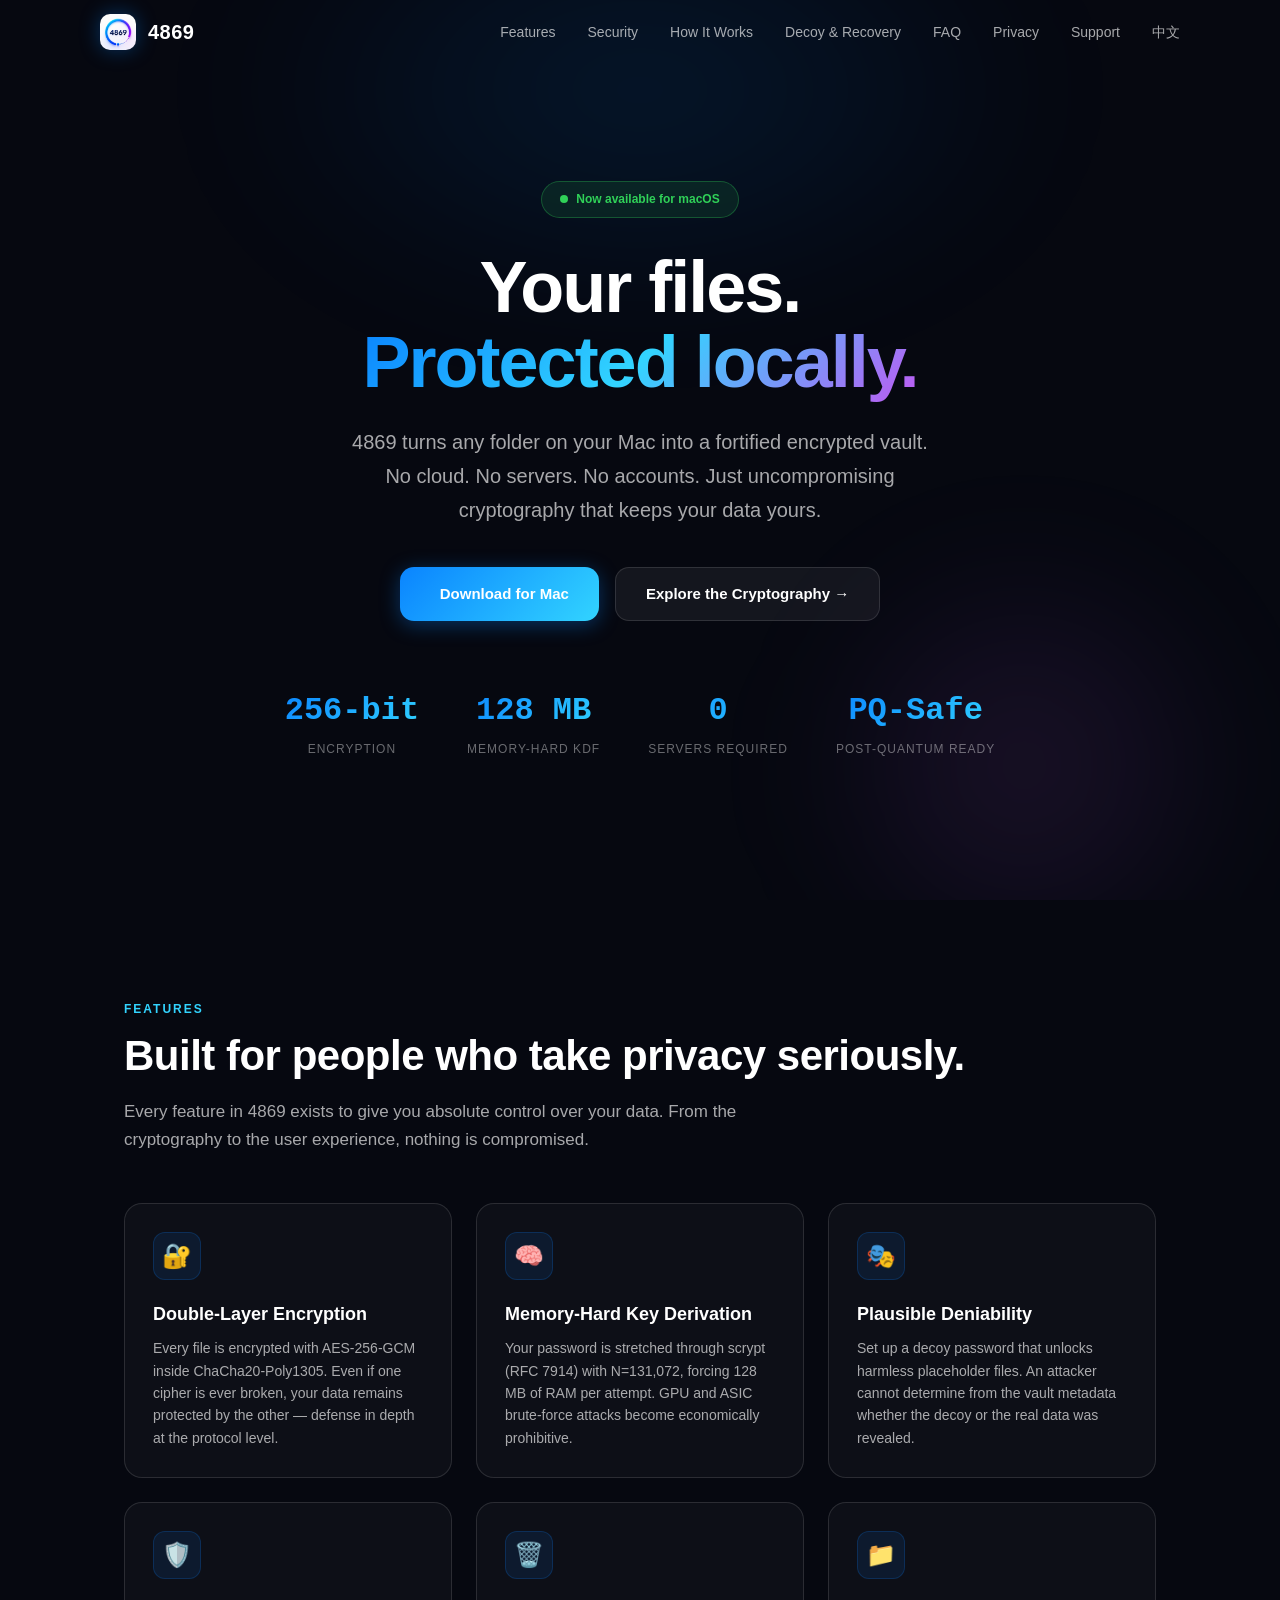
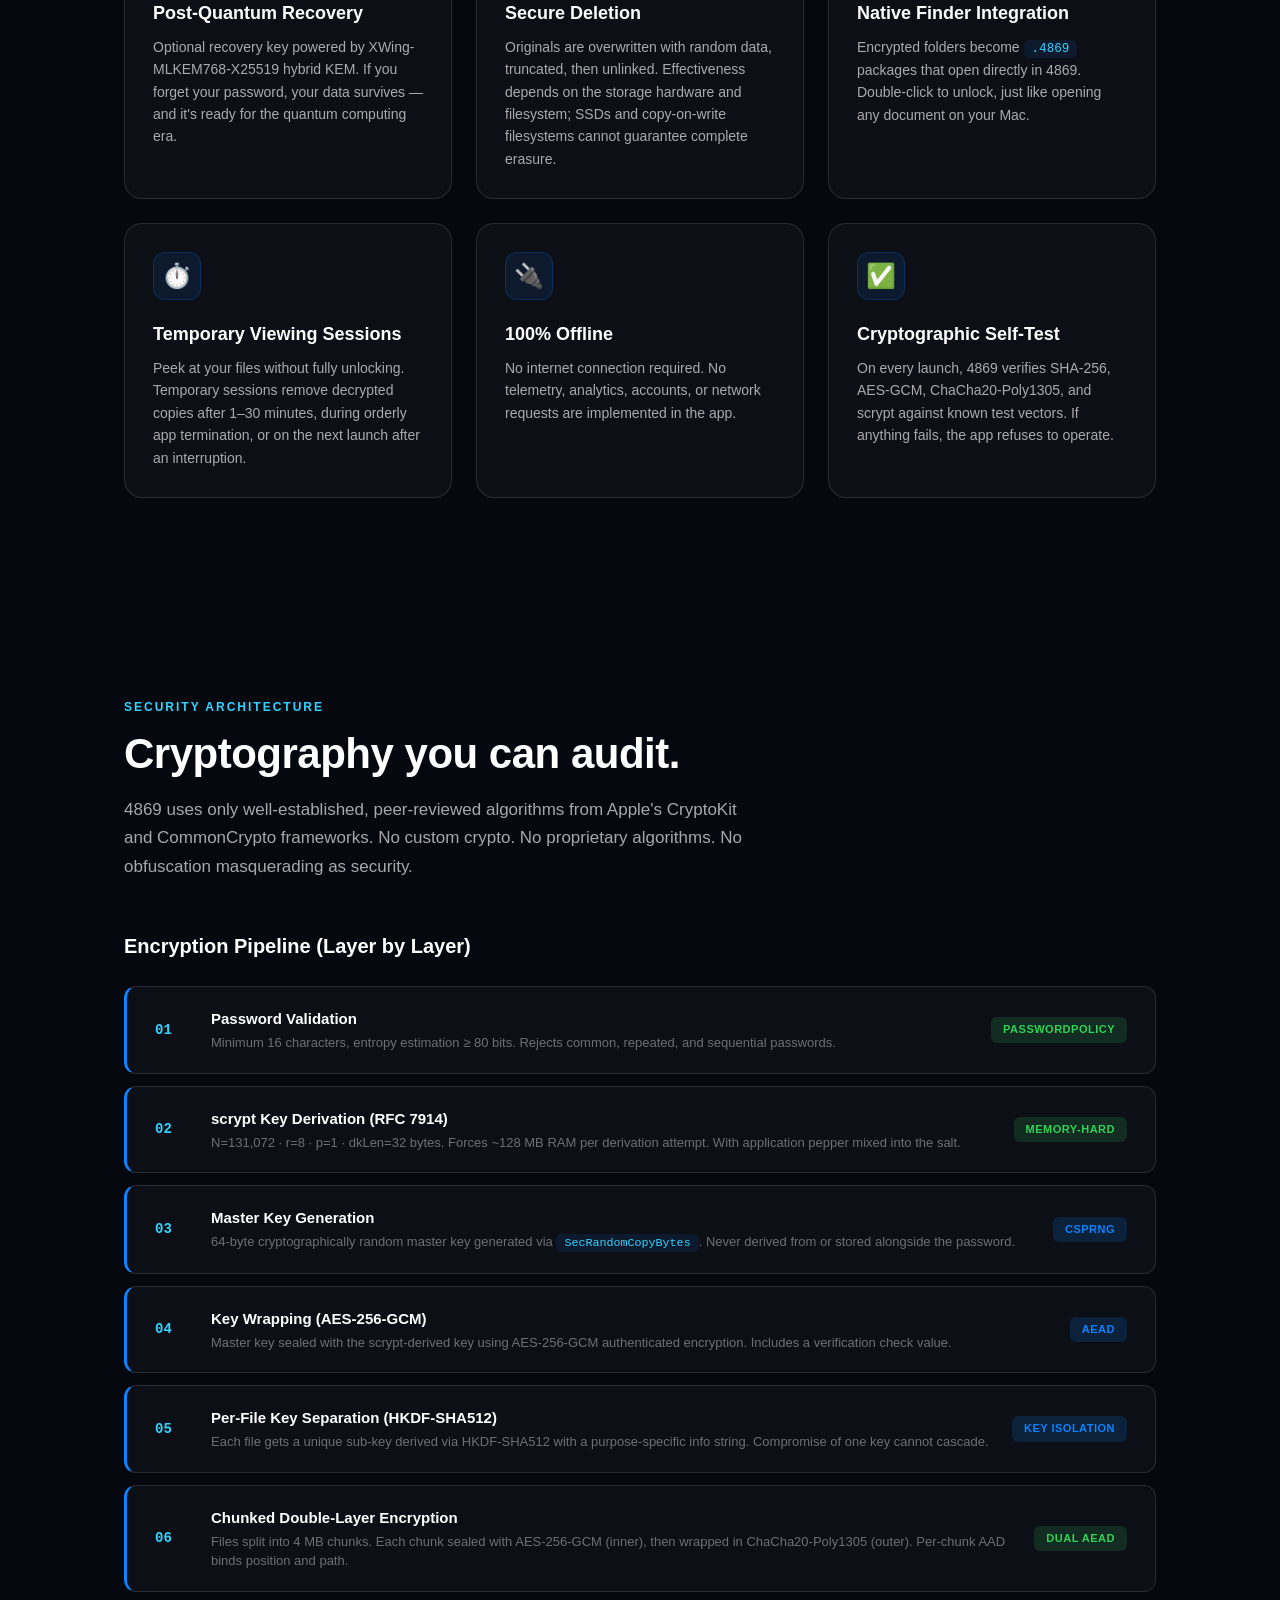
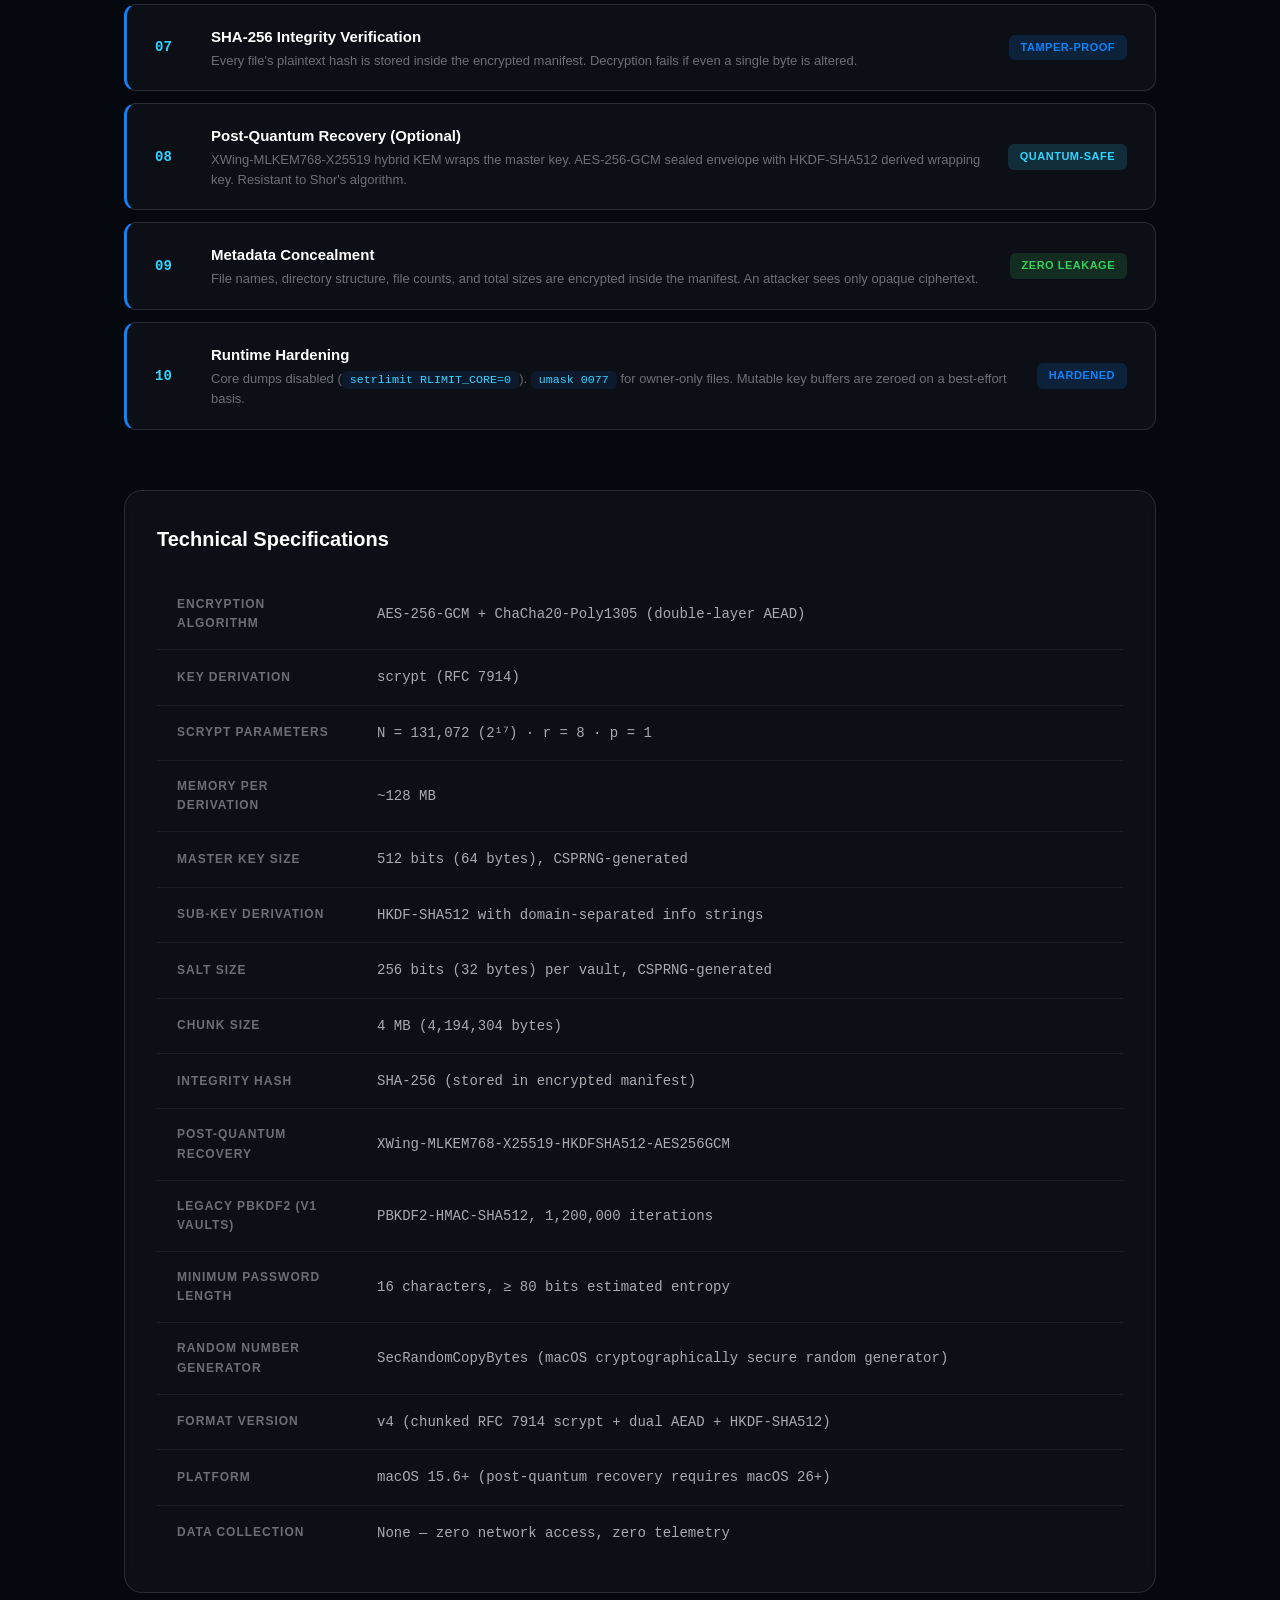
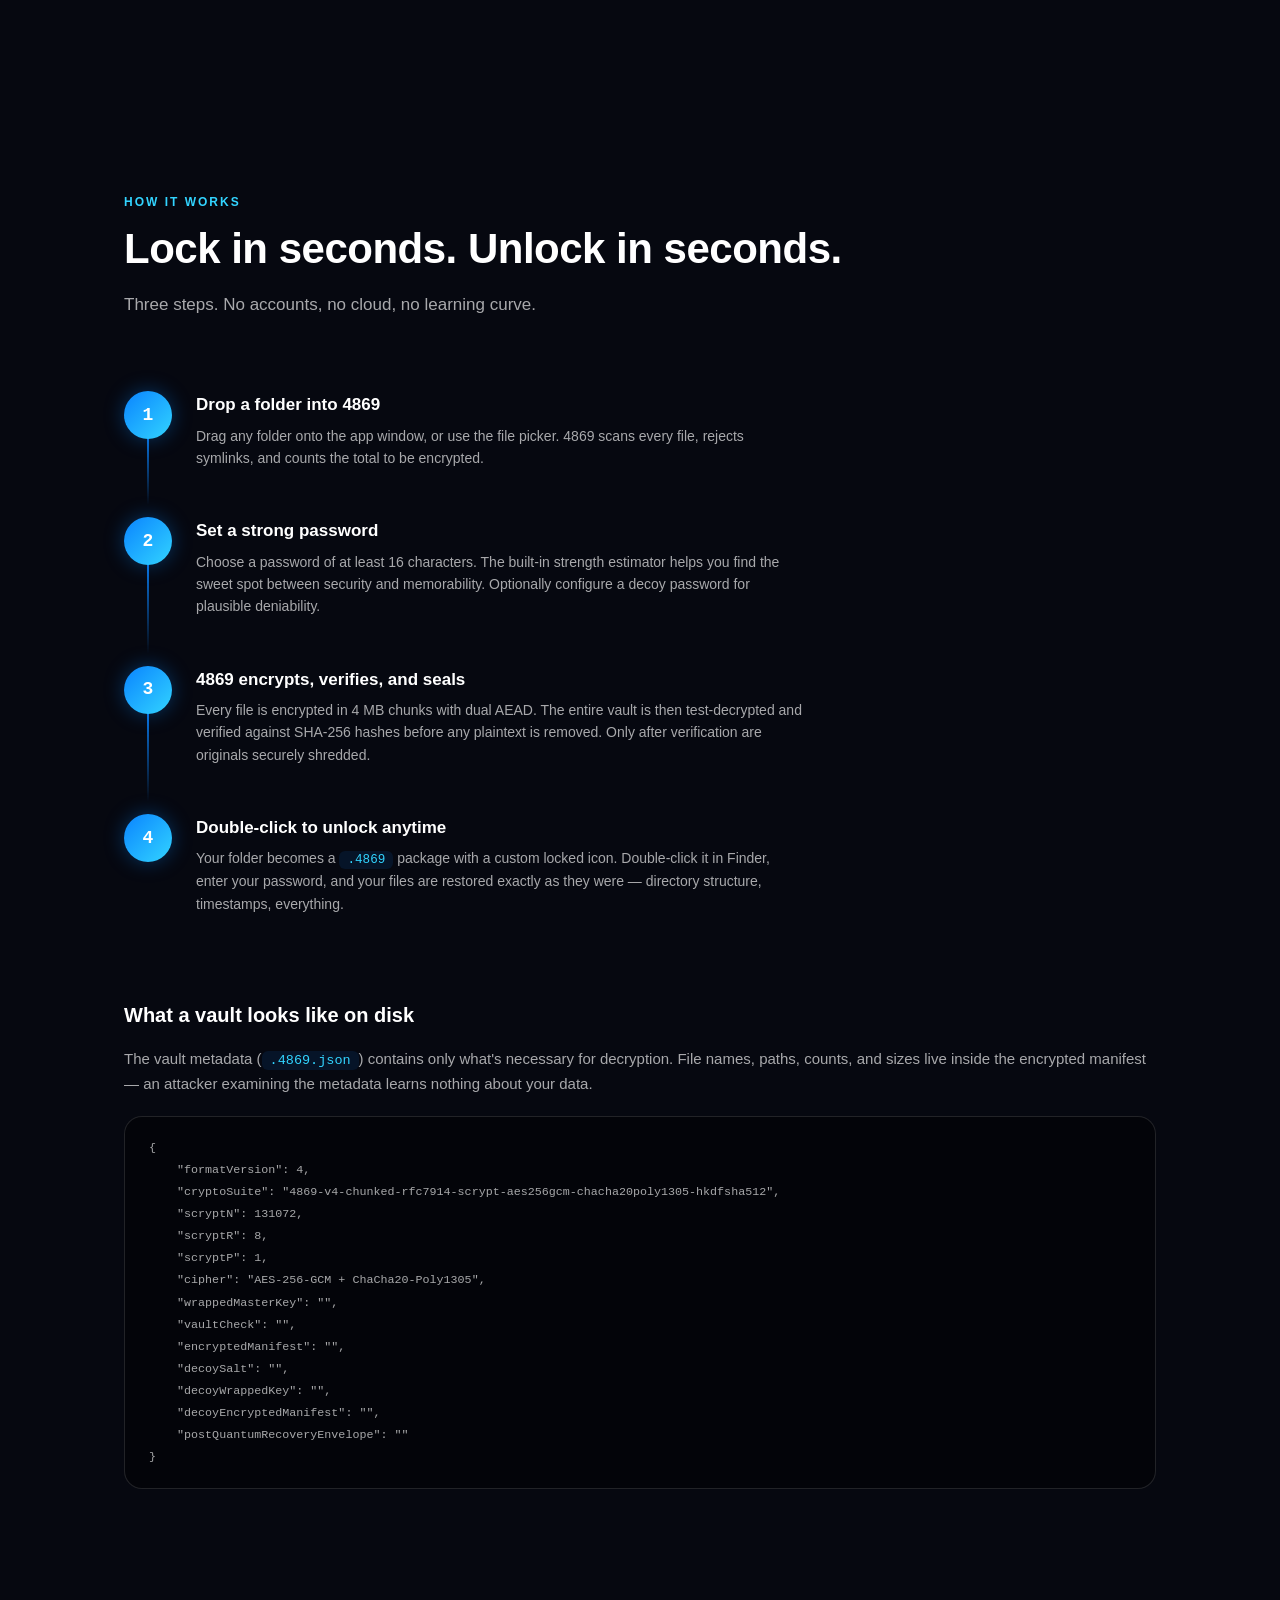
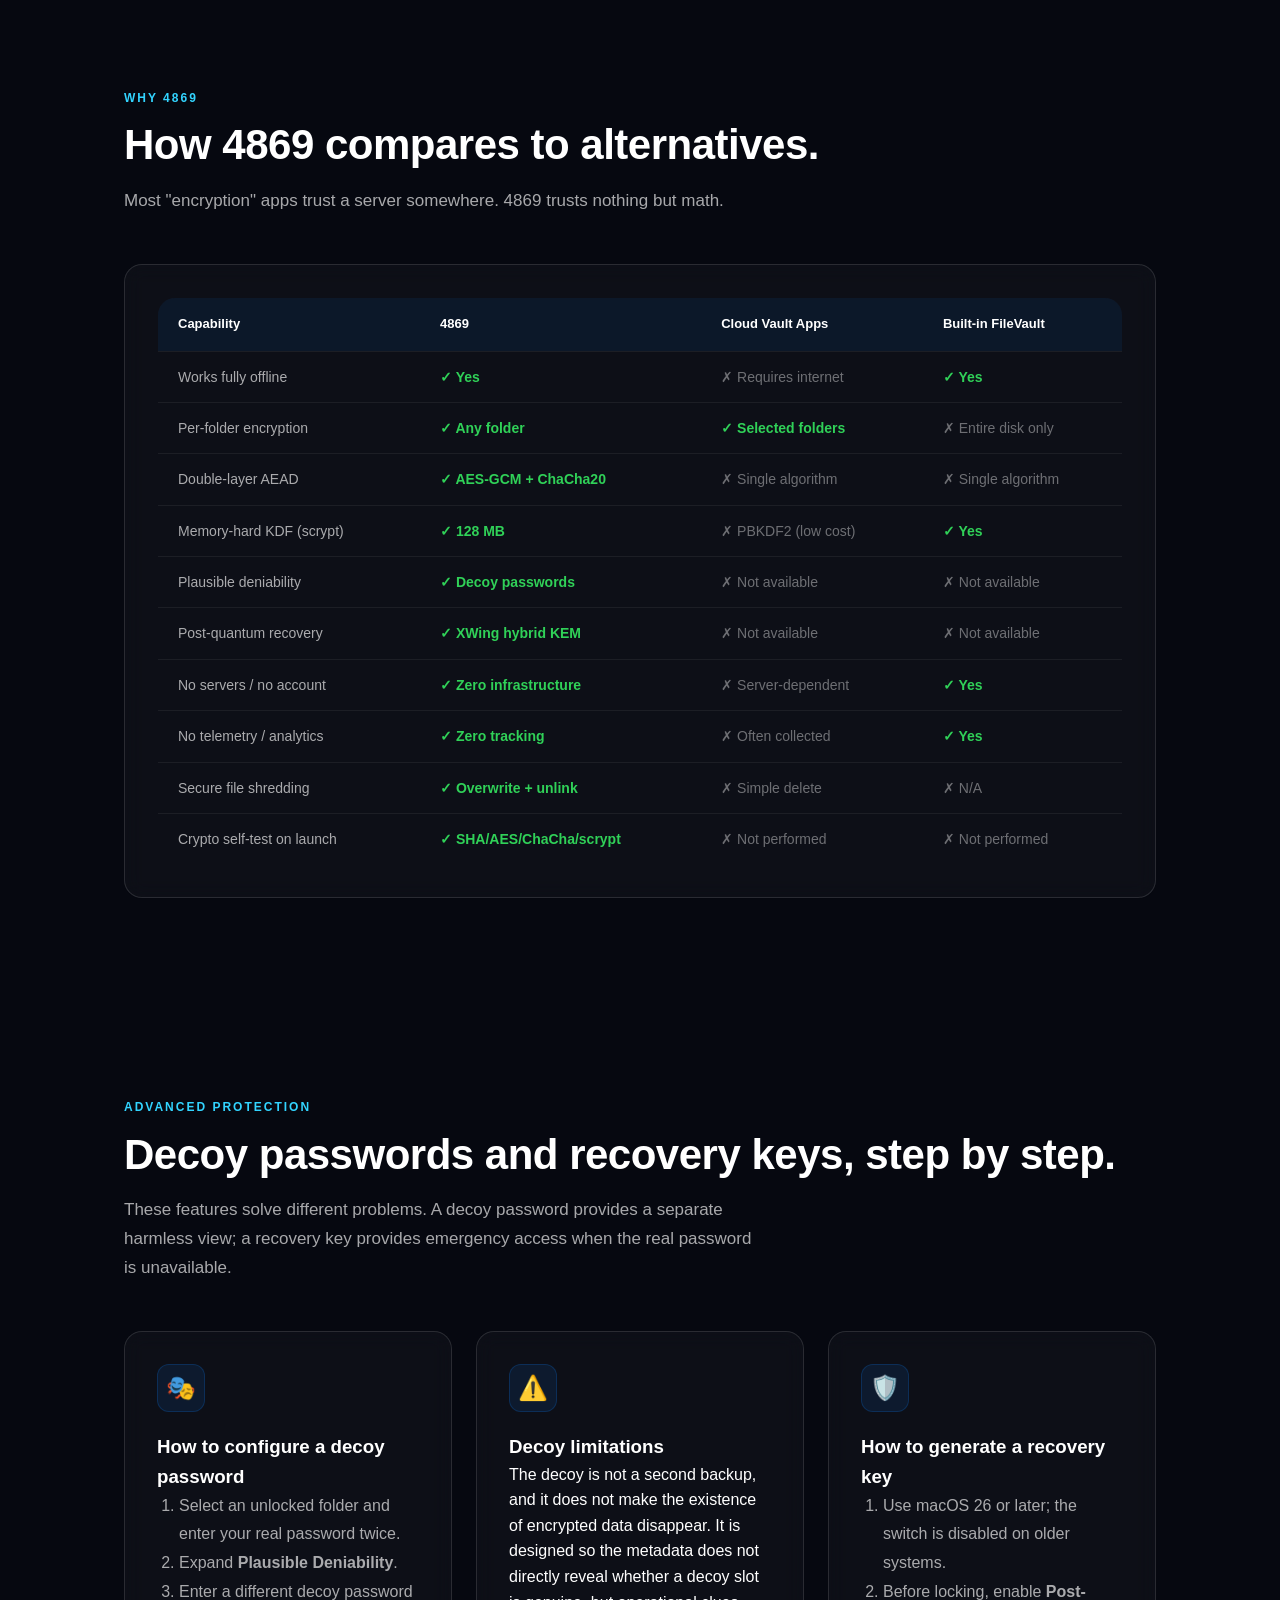
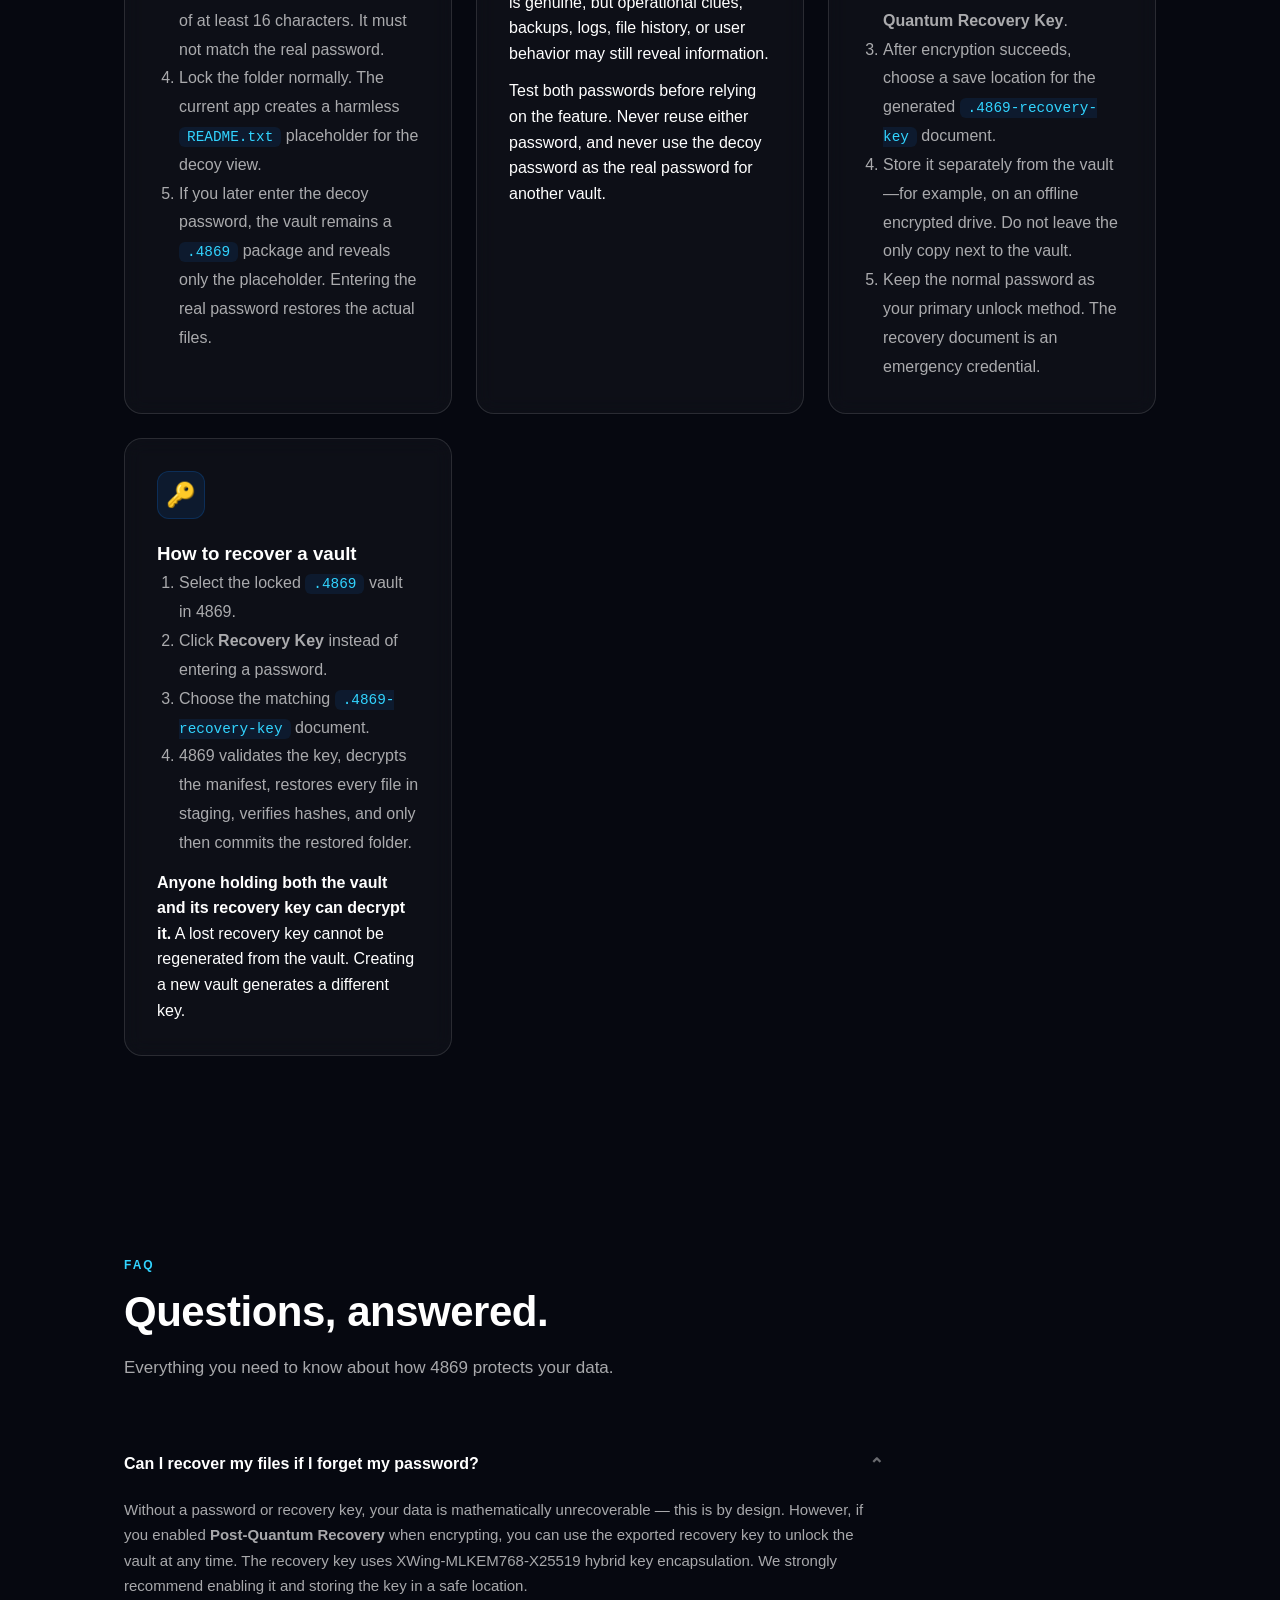
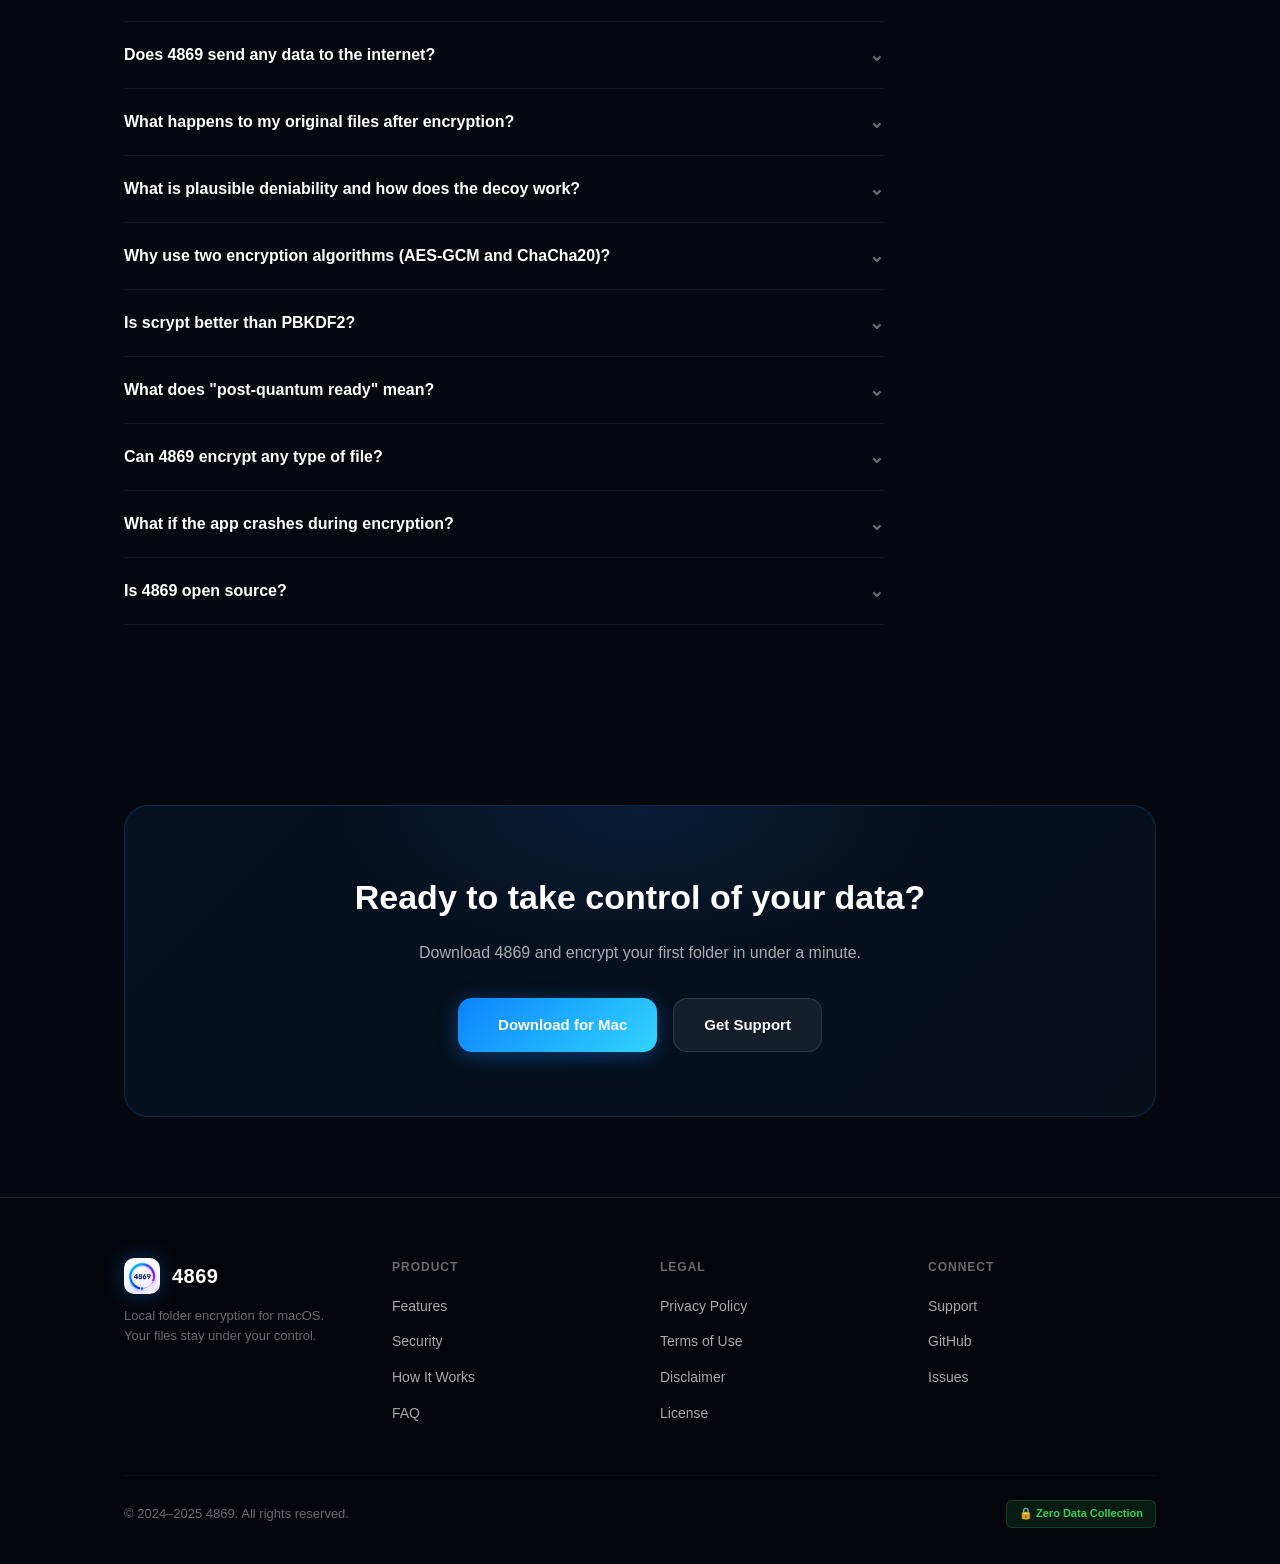
<file: index.html>
<!DOCTYPE html>
<html lang="en">
<head>
    <meta charset="UTF-8">
    <meta name="viewport" content="width=device-width, initial-scale=1.0">
    <title>4869 — Choose language / 选择语言</title>
    <link rel="icon" type="image/png" href="images/logo.png">
    <link rel="stylesheet" href="css/style.css">
</head>
<body>
    <div class="bg-atmosphere"></div>
    <section class="hero" style="min-height:100vh">
        <div>
            <div class="hero-badge"><span class="dot"></span>4869</div>
            <h1>Choose your language.<br><span class="gradient">选择你的语言。</span></h1>
            <p class="hero-desc" id="status">Detecting your region… / 正在检测所在地区……</p>
            <div class="hero-actions">
                <button class="btn btn-primary" type="button" onclick="choose('zh')">中文</button>
                <button class="btn btn-secondary" type="button" onclick="choose('en')">English</button>
            </div>
            <p style="margin-top:24px;color:var(--text-tertiary);font-size:12px;max-width:620px">Automatic selection requests only a country code from api.country.is. Your manual choice is stored in this browser and always takes priority.<br>自动选择仅向 api.country.is 请求国家代码；手动选择会保存在当前浏览器中，并始终优先。</p>
        </div>
    </section>
    <script>
        const base = location.pathname.replace(/\/[^/]*$/, '/');
        const destination = lang => base + (lang === 'zh' ? 'zh/' : 'en/');
        function choose(lang) {
            localStorage.setItem('4869-language', lang);
            location.replace(destination(lang));
        }
        const queryLanguage = new URLSearchParams(location.search).get('lang');
        if (queryLanguage === 'zh' || queryLanguage === 'en') choose(queryLanguage);
        else {
            const saved = localStorage.getItem('4869-language');
            if (saved === 'zh' || saved === 'en') choose(saved);
            else {
                const fallback = () => choose((navigator.languages || [navigator.language || '']).some(x => /^zh\b/i.test(x)) ? 'zh' : 'en');
                const timeout = setTimeout(fallback, 1800);
                fetch('https://api.country.is/', {cache: 'no-store'})
                    .then(response => response.ok ? response.json() : Promise.reject())
                    .then(data => {
                        clearTimeout(timeout);
                        choose(['CN', 'HK', 'MO'].includes(String(data.country || '').toUpperCase()) ? 'zh' : 'en');
                    })
                    .catch(() => { clearTimeout(timeout); fallback(); });
            }
        }
    </script>
</body>
</html>
</file>
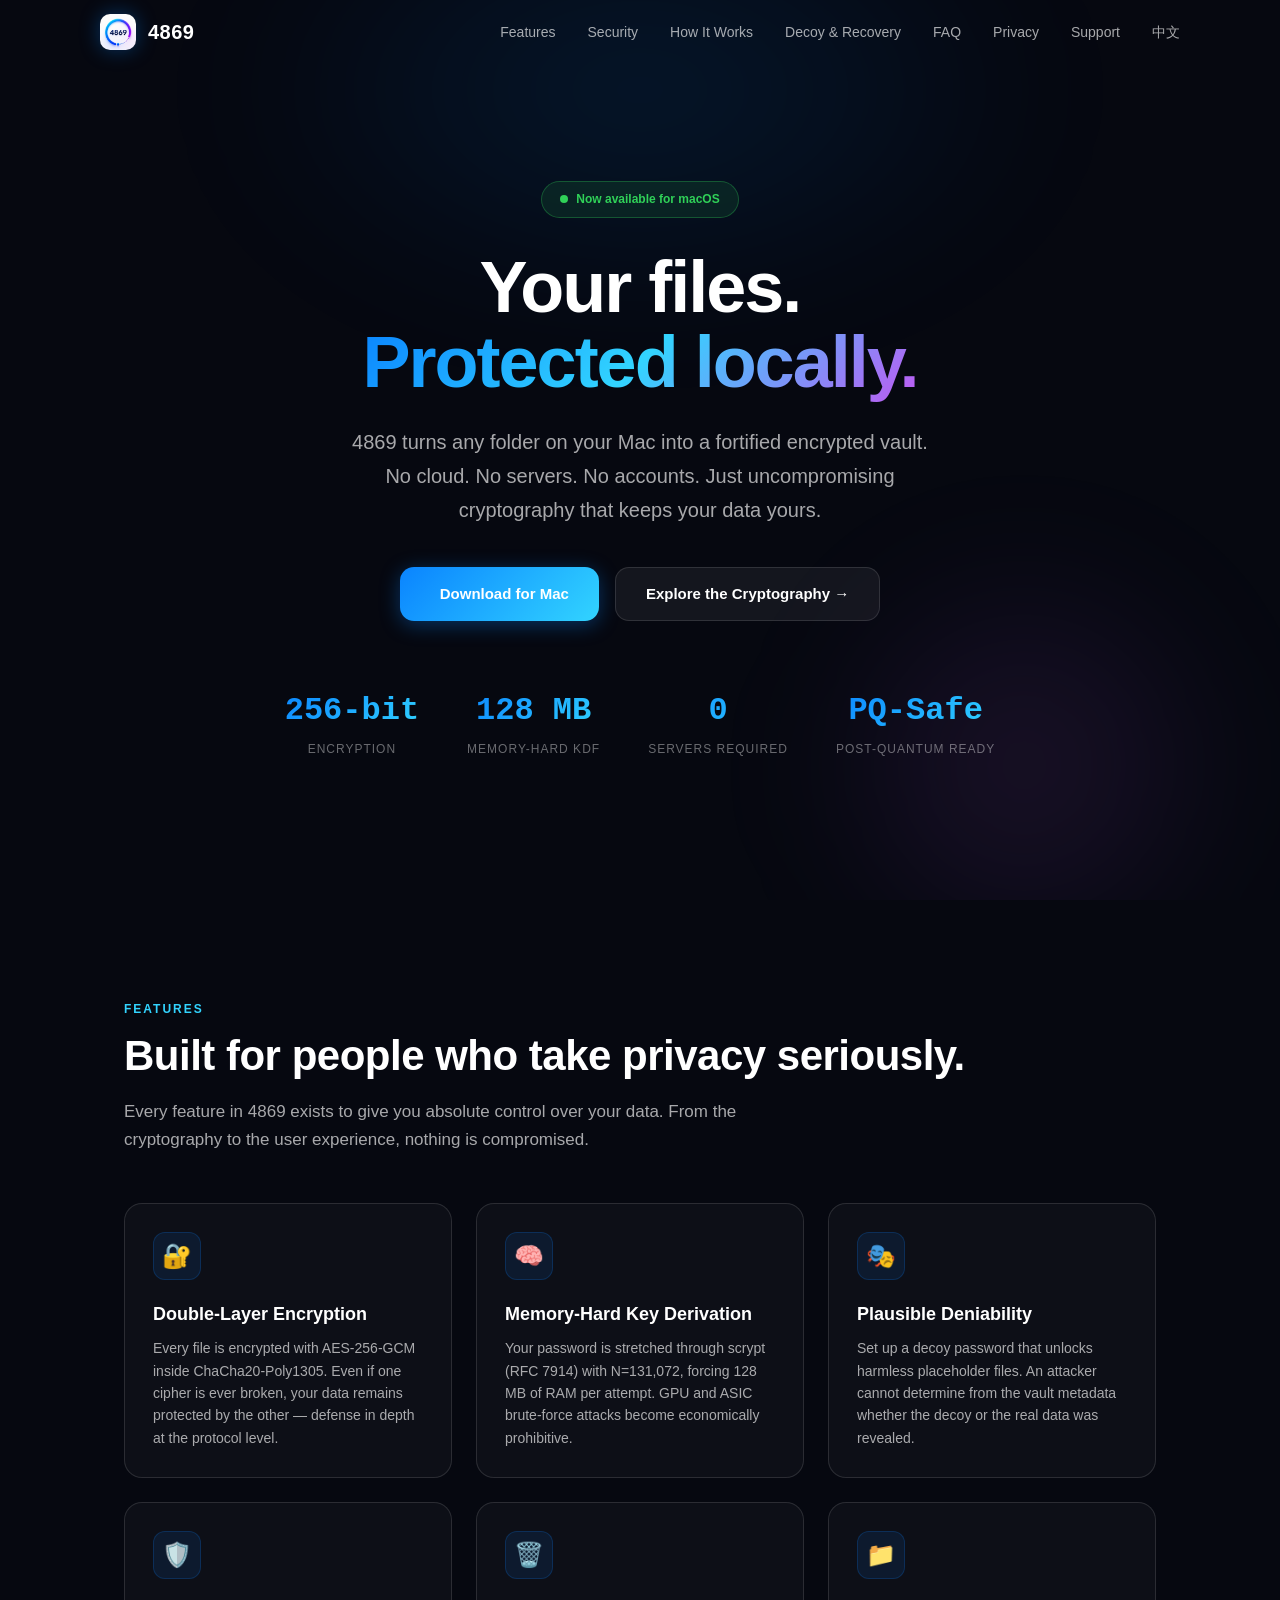
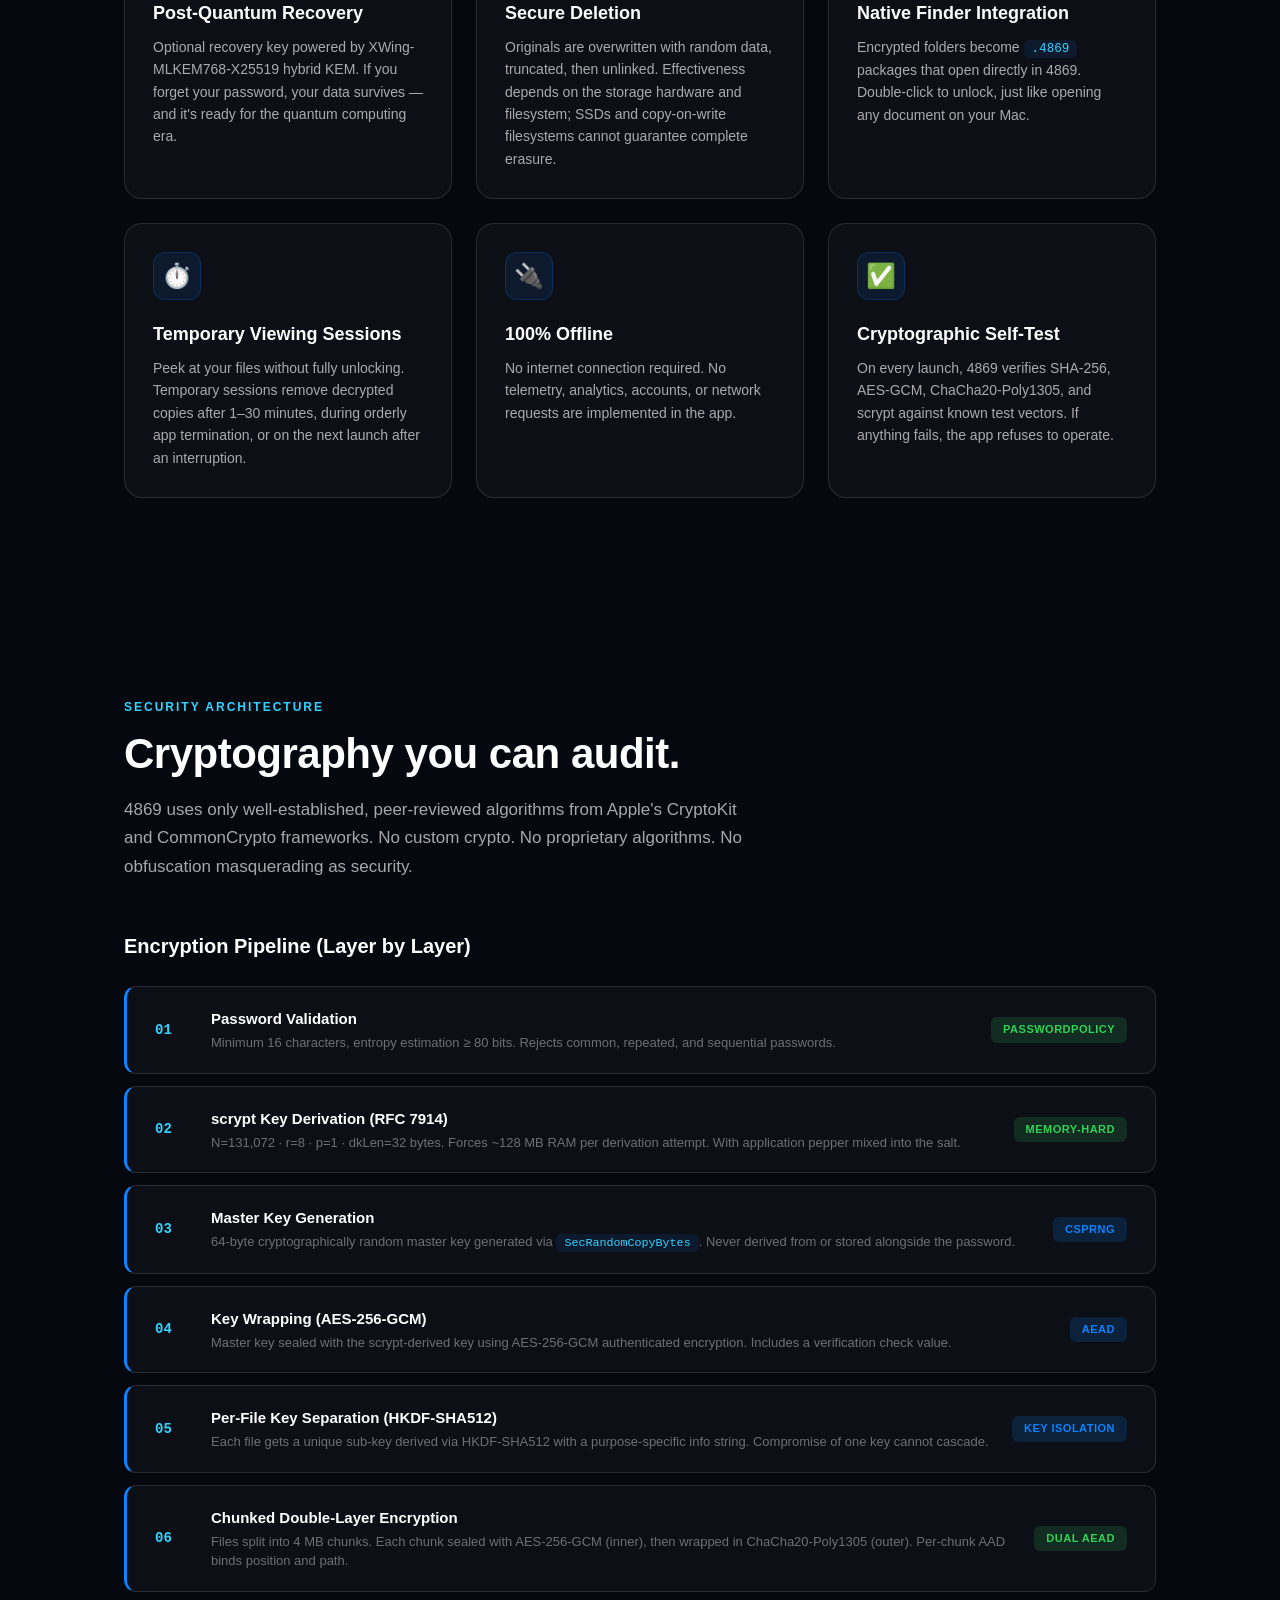
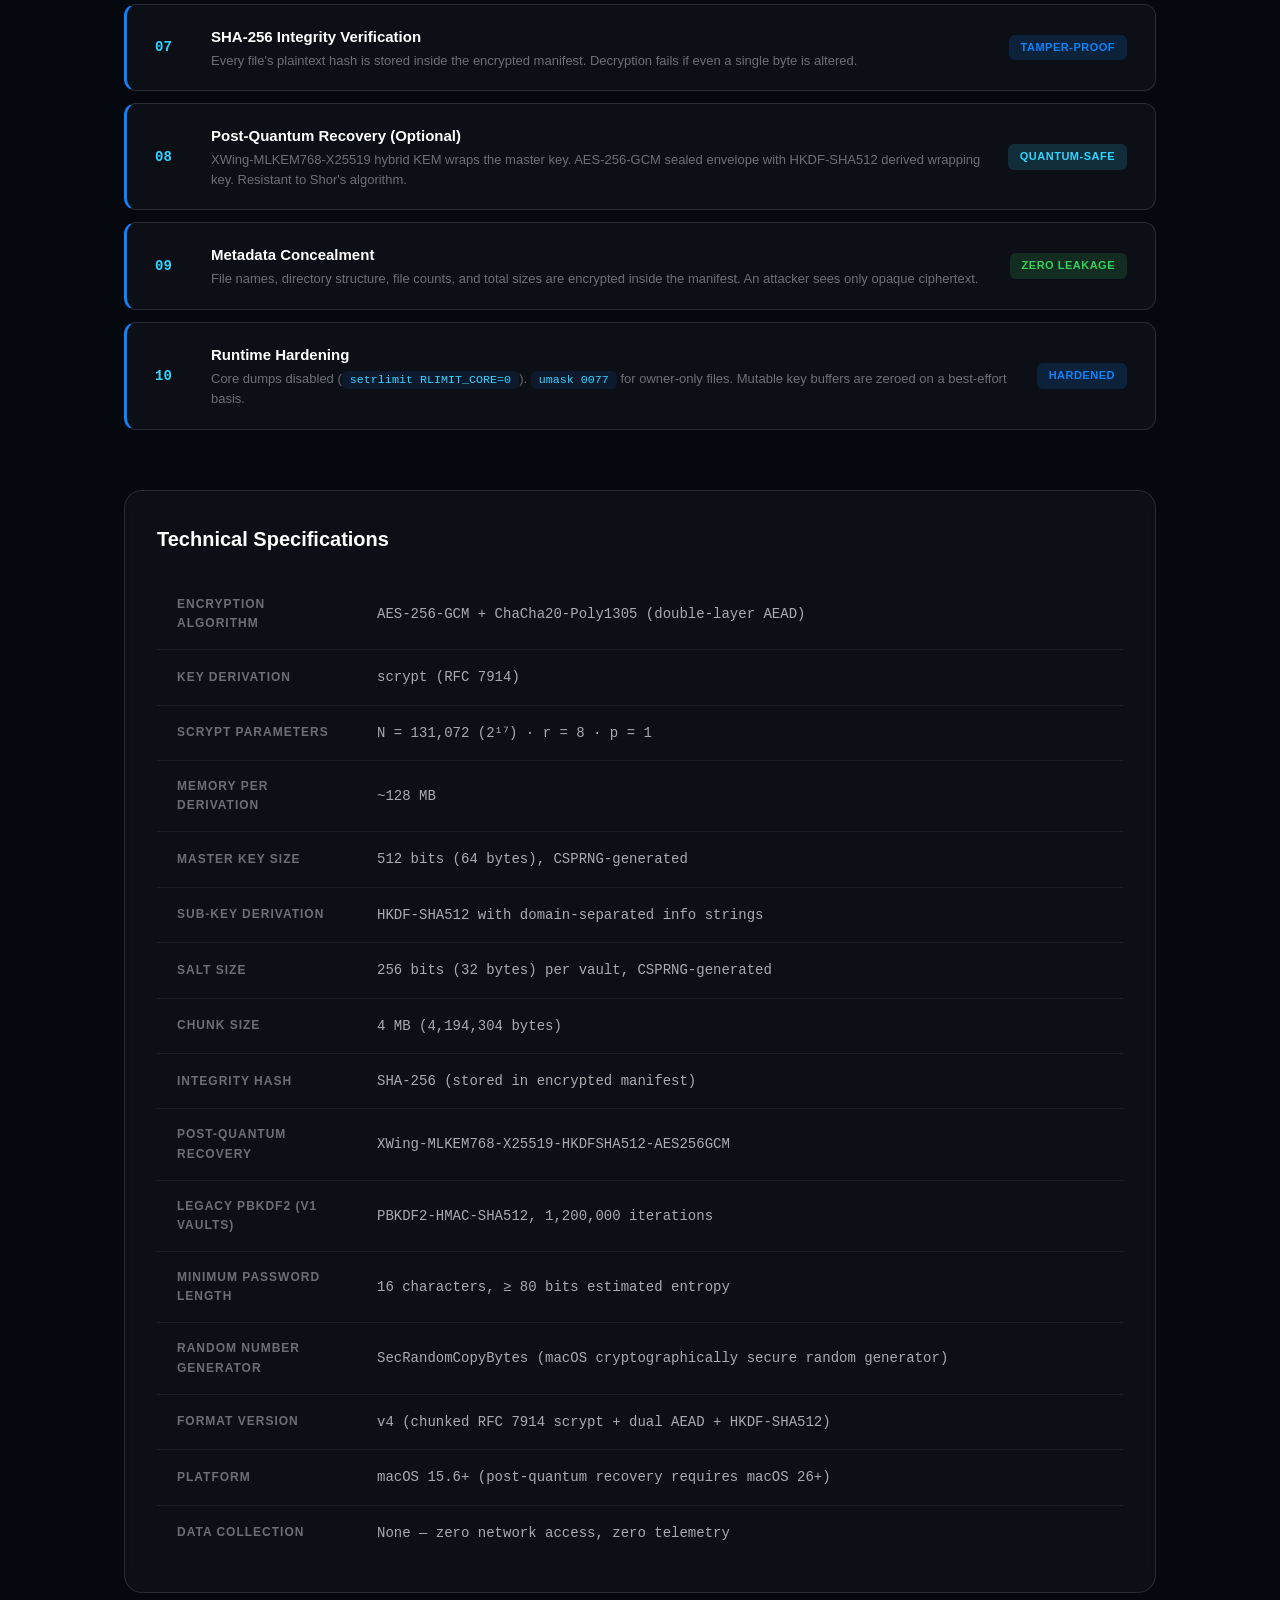
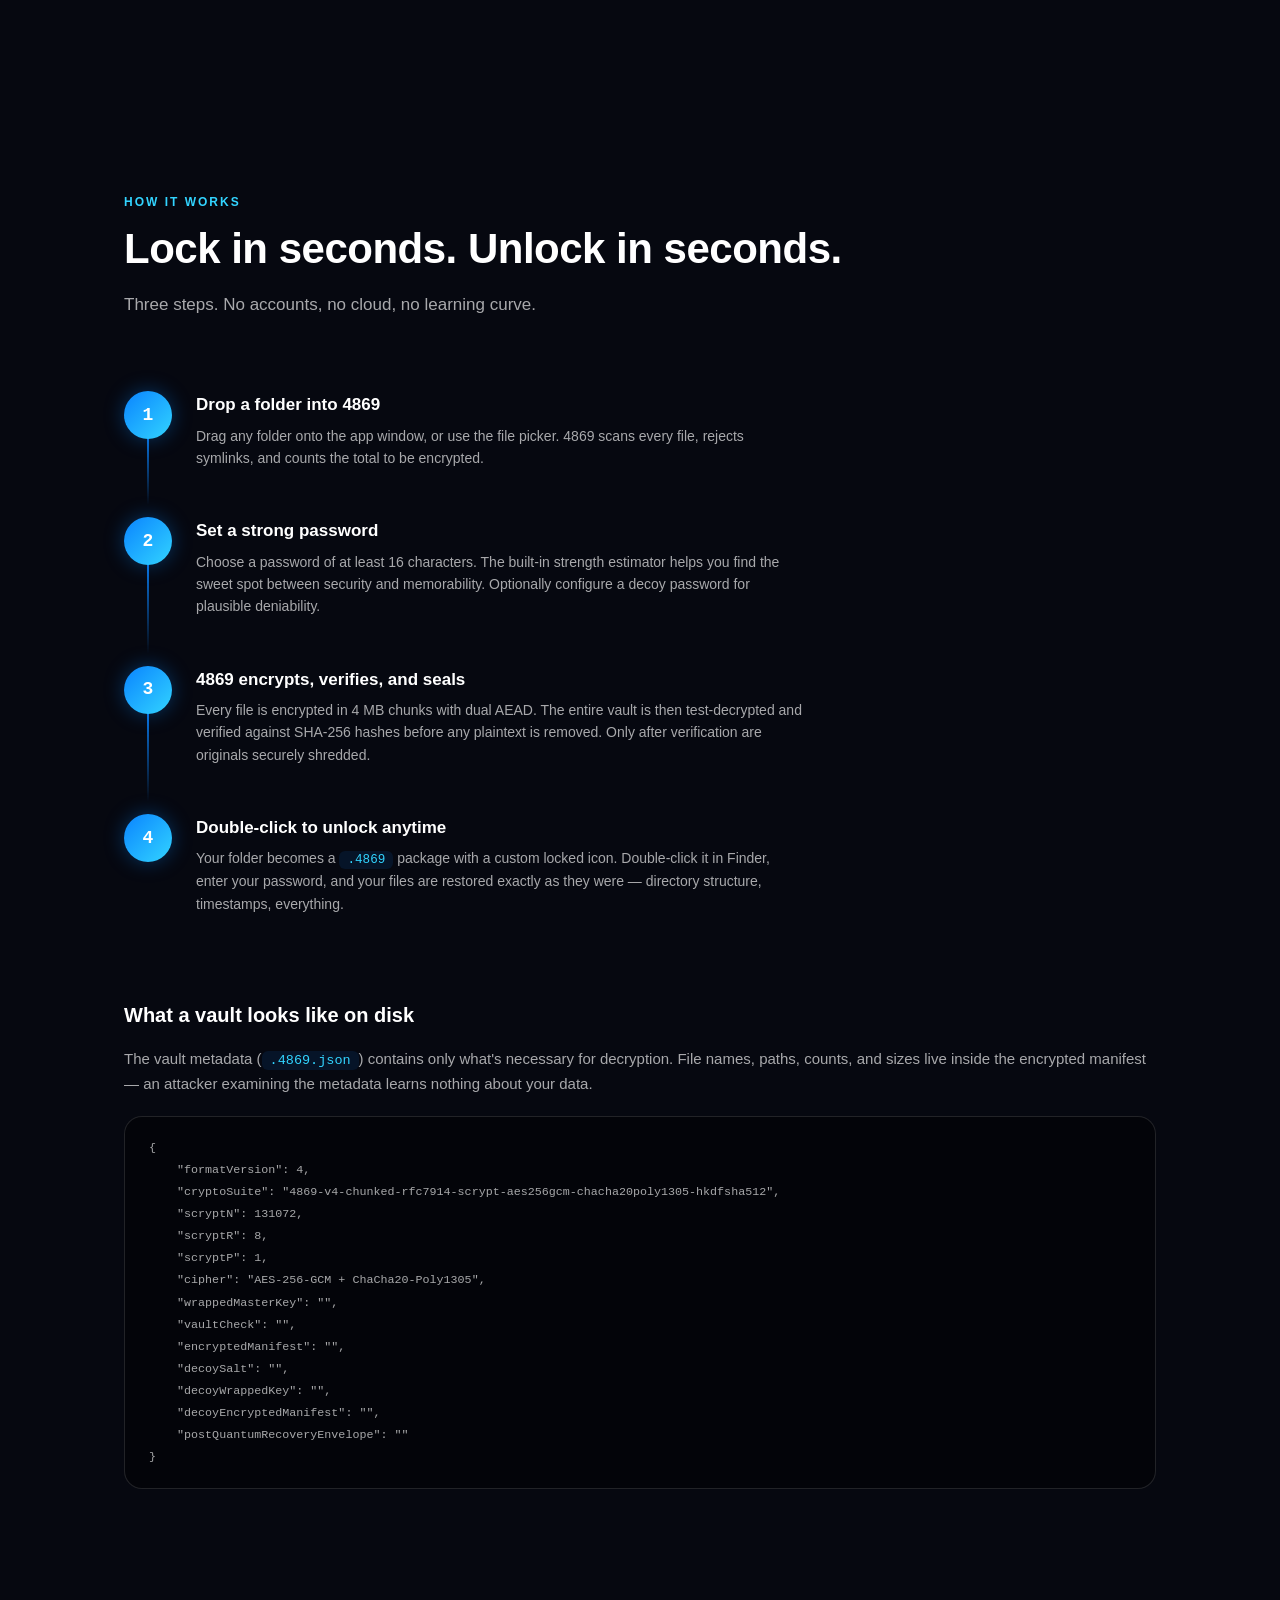
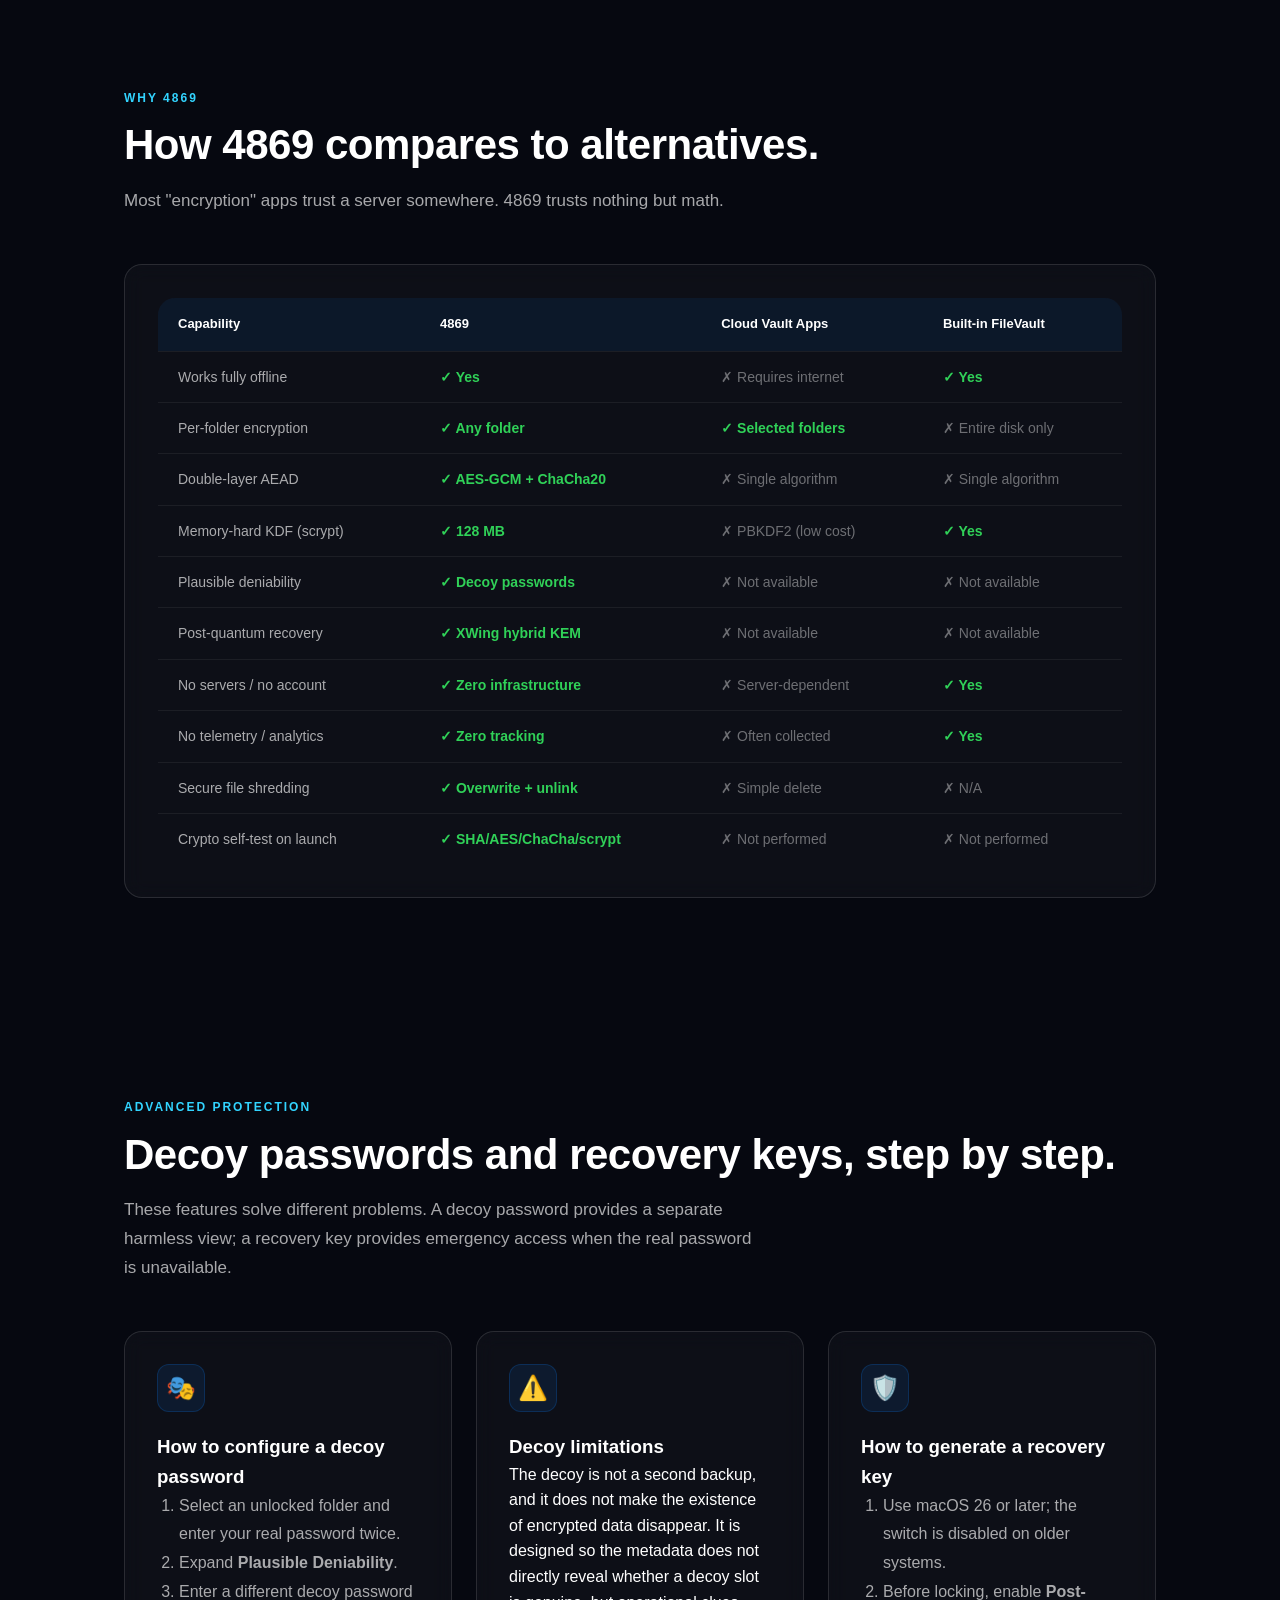
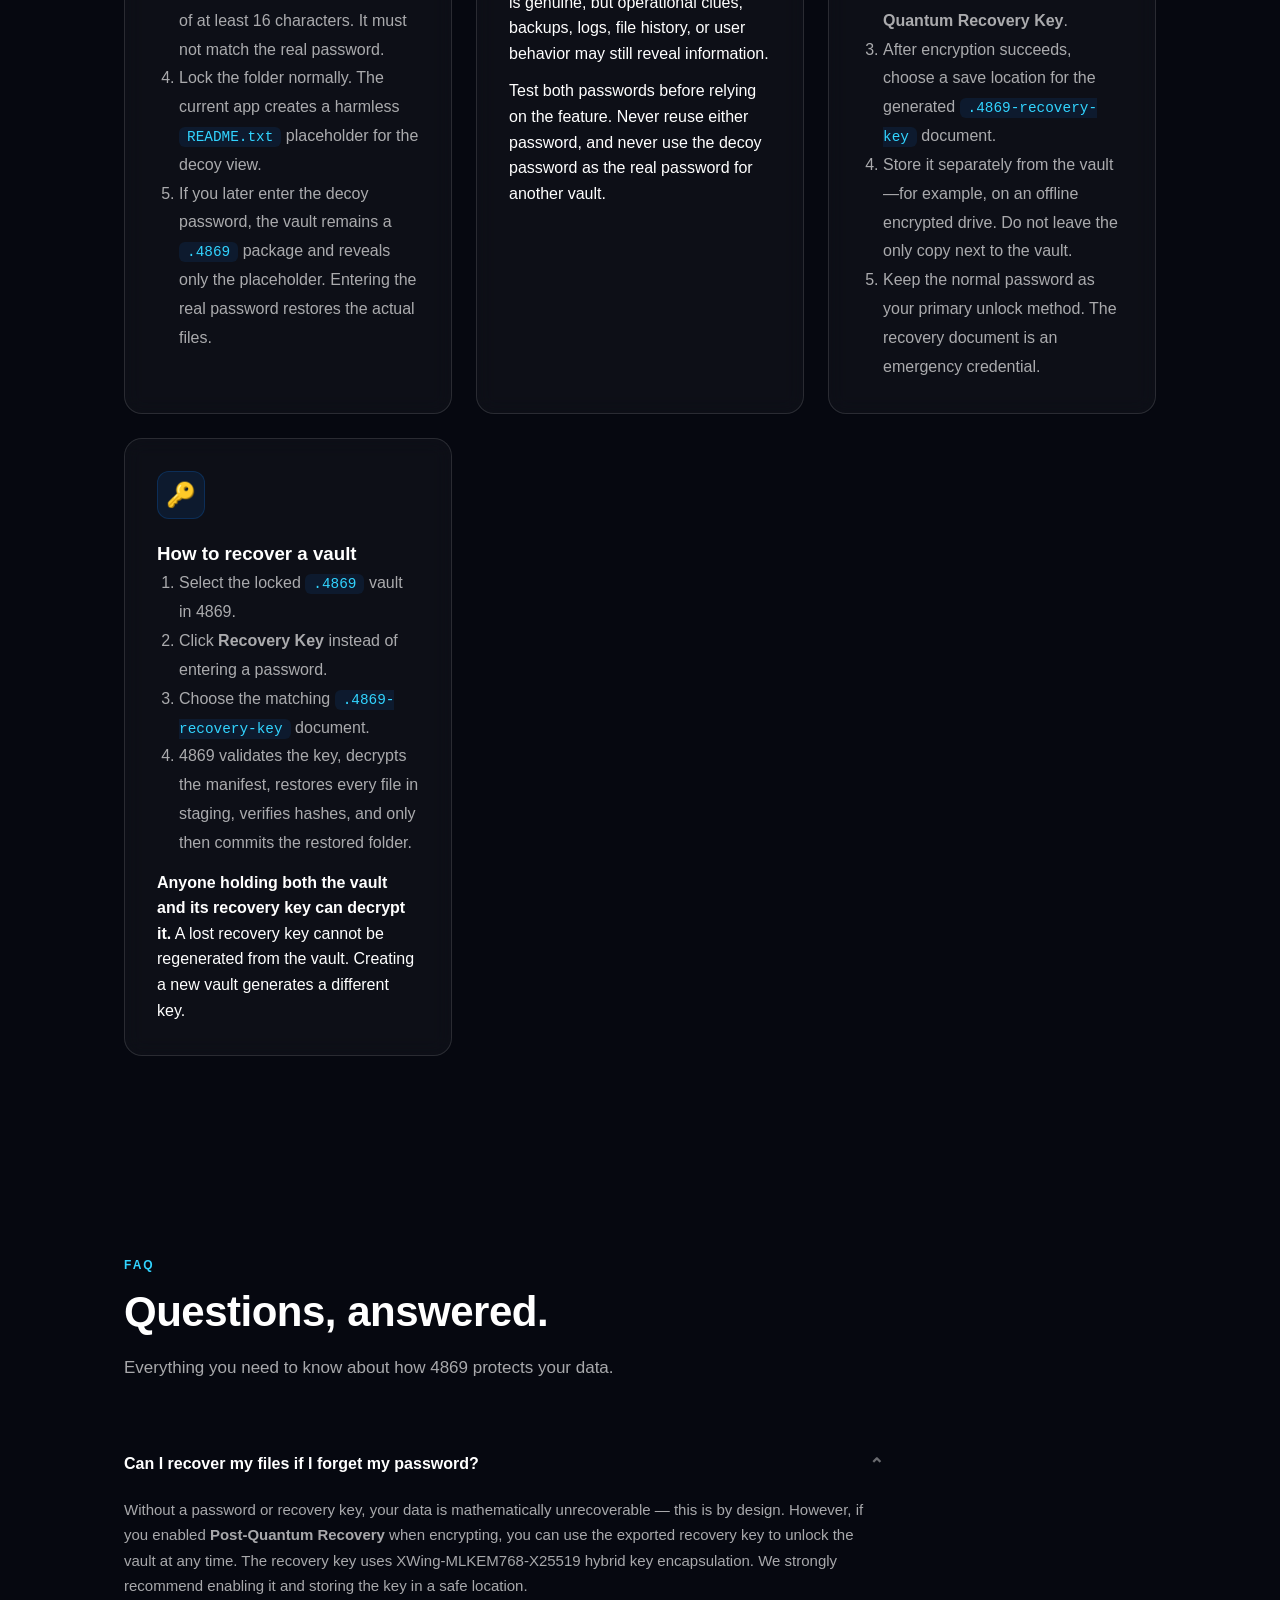
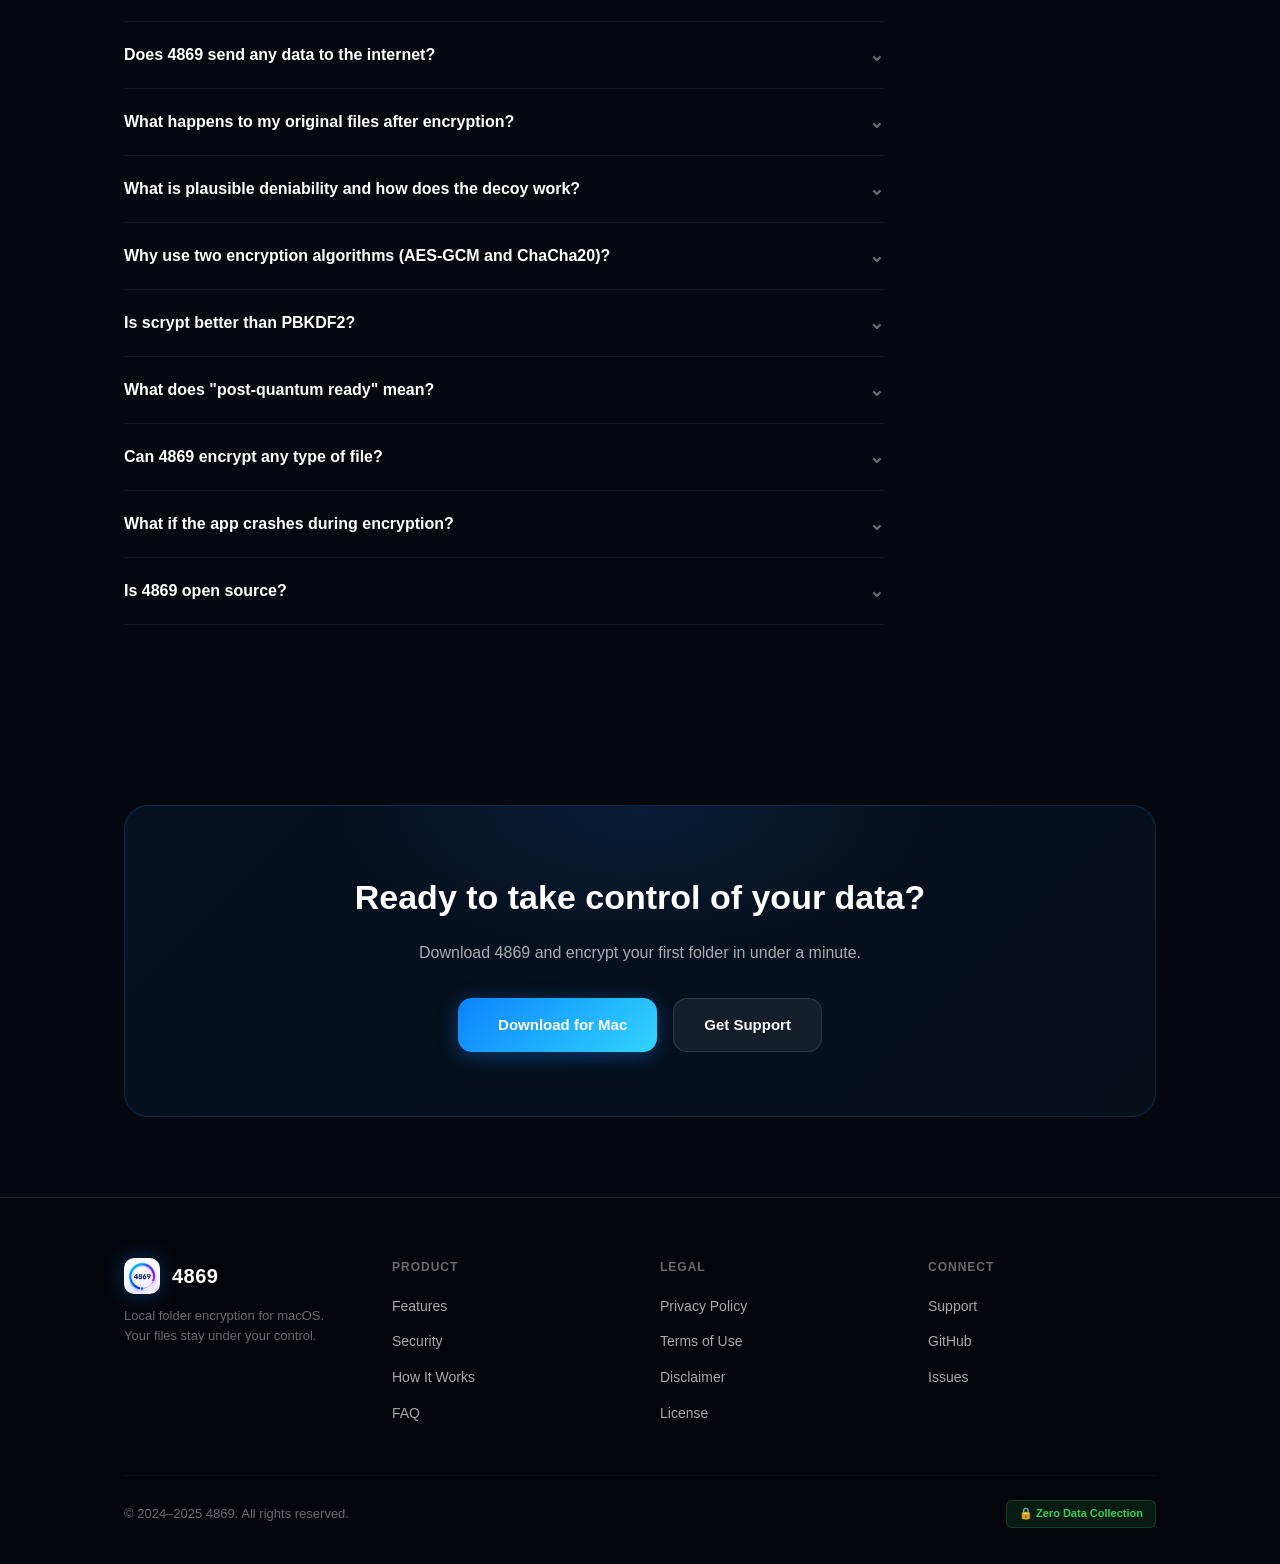
<file: en/index.html>
<!DOCTYPE html>
<html lang="en">
<head>
    <meta charset="UTF-8">
    <meta name="viewport" content="width=device-width, initial-scale=1.0">
    <title>4869 — Local Encrypted Folder Vault for macOS</title>
    <meta name="description" content="4869 is a local encrypted folder vault for macOS. scrypt key derivation, AES-256-GCM + ChaCha20-Poly1305 double-layer encryption, post-quantum recovery, and plausible deniability. The app performs no network requests.">
    <meta name="keywords" content="encryption, AES-256, ChaCha20, scrypt, macOS, vault, folder encryption, post-quantum, plausible deniability, local encryption, zero-knowledge">
    <meta property="og:title" content="4869 — Local Encrypted Folder Vault">
    <meta property="og:description" content="Local folder encryption for macOS. No cloud service, accounts, telemetry, or tracking.">
    <meta property="og:type" content="website">
    <link rel="canonical" href="https://aaronyang47.github.io/4869/en/">
    <link rel="alternate" hreflang="en" href="https://aaronyang47.github.io/4869/en/">
    <link rel="alternate" hreflang="zh-CN" href="https://aaronyang47.github.io/4869/zh/">
    <link rel="alternate" hreflang="x-default" href="https://aaronyang47.github.io/4869/">
    <link rel="icon" type="image/png" href="images/logo.png">
    <link rel="stylesheet" href="css/style.css">
</head>
<body>
    <div class="bg-atmosphere"></div>

    <!-- ════════ NAVIGATION ════════ -->
    <nav class="navbar">
        <div class="nav-inner">
            <a href="index.html" class="nav-brand">
                <img src="images/logo.png" alt="4869 Logo" class="nav-logo-img">
                4869
            </a>
            <ul class="nav-links">
                <li><a href="#features">Features</a></li>
                <li><a href="#security">Security</a></li>
                <li><a href="#how-it-works">How It Works</a></li>
                <li><a href="#advanced">Decoy &amp; Recovery</a></li>
                <li><a href="#faq">FAQ</a></li>
                <li><a href="privacy-policy.html">Privacy</a></li>
                <li><a href="support.html">Support</a></li>
                <li><a href="../?lang=zh" aria-label="切换到中文">中文</a></li>
            </ul>
            <button class="nav-toggle" aria-label="Toggle menu">☰</button>
        </div>
    </nav>

    <!-- ════════ HERO ════════ -->
    <section class="hero" id="home">
        <div>
            <div class="hero-badge">
                <span class="dot"></span>
                Now available for macOS
            </div>
            <h1>Your files.<br><span class="gradient">Protected locally.</span></h1>
            <p class="hero-desc">
                4869 turns any folder on your Mac into a fortified encrypted vault.
                No cloud. No servers. No accounts. Just uncompromising cryptography
                that keeps your data yours.
            </p>
            <div class="hero-actions">
                <a href="https://github.com/AaronYang47/4869/releases/download/v1.0/4869-1.0.dmg" class="btn btn-primary">
                    <span></span> Download for Mac
                </a>
                <a href="#security" class="btn btn-secondary">
                    Explore the Cryptography →
                </a>
            </div>
            <div class="hero-stats">
                <div class="hero-stat">
                    <div class="hero-stat-value" data-count="256" data-suffix="-bit">0-bit</div>
                    <div class="hero-stat-label">Encryption</div>
                </div>
                <div class="hero-stat">
                    <div class="hero-stat-value" data-count="128" data-suffix=" MB">0 MB</div>
                    <div class="hero-stat-label">Memory-Hard KDF</div>
                </div>
                <div class="hero-stat">
                    <div class="hero-stat-value" data-count="0" data-suffix="">0</div>
                    <div class="hero-stat-label">Servers Required</div>
                </div>
                <div class="hero-stat">
                    <div class="hero-stat-value">PQ-Safe</div>
                    <div class="hero-stat-label">Post-Quantum Ready</div>
                </div>
            </div>
        </div>
    </section>

    <!-- ════════ FEATURES ════════ -->
    <section class="section" id="features">
        <div class="container">
            <div class="reveal">
                <div class="section-label">Features</div>
                <h2 class="section-title">Built for people who take privacy seriously.</h2>
                <p class="section-subtitle">
                    Every feature in 4869 exists to give you absolute control over your data.
                    From the cryptography to the user experience, nothing is compromised.
                </p>
            </div>

            <div class="feature-grid">
                <div class="feature-card reveal">
                    <div class="feature-icon">🔐</div>
                    <h3>Double-Layer Encryption</h3>
                    <p>Every file is encrypted with AES-256-GCM inside ChaCha20-Poly1305. Even if one cipher is ever broken, your data remains protected by the other — defense in depth at the protocol level.</p>
                </div>

                <div class="feature-card reveal">
                    <div class="feature-icon">🧠</div>
                    <h3>Memory-Hard Key Derivation</h3>
                    <p>Your password is stretched through scrypt (RFC 7914) with N=131,072, forcing 128 MB of RAM per attempt. GPU and ASIC brute-force attacks become economically prohibitive.</p>
                </div>

                <div class="feature-card reveal">
                    <div class="feature-icon">🎭</div>
                    <h3>Plausible Deniability</h3>
                    <p>Set up a decoy password that unlocks harmless placeholder files. An attacker cannot determine from the vault metadata whether the decoy or the real data was revealed.</p>
                </div>

                <div class="feature-card reveal">
                    <div class="feature-icon">🛡️</div>
                    <h3>Post-Quantum Recovery</h3>
                    <p>Optional recovery key powered by XWing-MLKEM768-X25519 hybrid KEM. If you forget your password, your data survives — and it's ready for the quantum computing era.</p>
                </div>

                <div class="feature-card reveal">
                    <div class="feature-icon">🗑️</div>
                    <h3>Secure Deletion</h3>
                    <p>Originals are overwritten with random data, truncated, then unlinked. Effectiveness depends on the storage hardware and filesystem; SSDs and copy-on-write filesystems cannot guarantee complete erasure.</p>
                </div>

                <div class="feature-card reveal">
                    <div class="feature-icon">📁</div>
                    <h3>Native Finder Integration</h3>
                    <p>Encrypted folders become <code>.4869</code> packages that open directly in 4869. Double-click to unlock, just like opening any document on your Mac.</p>
                </div>

                <div class="feature-card reveal">
                    <div class="feature-icon">⏱️</div>
                    <h3>Temporary Viewing Sessions</h3>
                    <p>Peek at your files without fully unlocking. Temporary sessions remove decrypted copies after 1–30 minutes, during orderly app termination, or on the next launch after an interruption.</p>
                </div>

                <div class="feature-card reveal">
                    <div class="feature-icon">🔌</div>
                    <h3>100% Offline</h3>
                    <p>No internet connection required. No telemetry, analytics, accounts, or network requests are implemented in the app.</p>
                </div>

                <div class="feature-card reveal">
                    <div class="feature-icon">✅</div>
                    <h3>Cryptographic Self-Test</h3>
                    <p>On every launch, 4869 verifies SHA-256, AES-GCM, ChaCha20-Poly1305, and scrypt against known test vectors. If anything fails, the app refuses to operate.</p>
                </div>
            </div>
        </div>
    </section>

    <!-- ════════ SECURITY ARCHITECTURE ════════ -->
    <section class="section" id="security">
        <div class="container">
            <div class="reveal">
                <div class="section-label">Security Architecture</div>
                <h2 class="section-title">Cryptography you can audit.</h2>
                <p class="section-subtitle">
                    4869 uses only well-established, peer-reviewed algorithms from Apple's
                    CryptoKit and CommonCrypto frameworks. No custom crypto. No proprietary
                    algorithms. No obfuscation masquerading as security.
                </p>
            </div>

            <!-- Crypto Stack -->
            <div class="reveal" style="margin-bottom: 60px;">
                <h3 style="font-size: 20px; margin-bottom: 24px;">Encryption Pipeline (Layer by Layer)</h3>
                <div class="crypto-stack">
                    <div class="crypto-layer">
                        <div class="crypto-layer-num">01</div>
                        <div>
                            <div class="crypto-layer-title">Password Validation</div>
                            <div class="crypto-layer-desc">Minimum 16 characters, entropy estimation ≥ 80 bits. Rejects common, repeated, and sequential passwords.</div>
                        </div>
                        <div class="crypto-layer-tag tag-excellent">PasswordPolicy</div>
                    </div>

                    <div class="crypto-layer">
                        <div class="crypto-layer-num">02</div>
                        <div>
                            <div class="crypto-layer-title">scrypt Key Derivation (RFC 7914)</div>
                            <div class="crypto-layer-desc">N=131,072 · r=8 · p=1 · dkLen=32 bytes. Forces ~128 MB RAM per derivation attempt. With application pepper mixed into the salt.</div>
                        </div>
                        <div class="crypto-layer-tag tag-excellent">Memory-Hard</div>
                    </div>

                    <div class="crypto-layer">
                        <div class="crypto-layer-num">03</div>
                        <div>
                            <div class="crypto-layer-title">Master Key Generation</div>
                            <div class="crypto-layer-desc">64-byte cryptographically random master key generated via <code>SecRandomCopyBytes</code>. Never derived from or stored alongside the password.</div>
                        </div>
                        <div class="crypto-layer-tag tag-strong">CSPRNG</div>
                    </div>

                    <div class="crypto-layer">
                        <div class="crypto-layer-num">04</div>
                        <div>
                            <div class="crypto-layer-title">Key Wrapping (AES-256-GCM)</div>
                            <div class="crypto-layer-desc">Master key sealed with the scrypt-derived key using AES-256-GCM authenticated encryption. Includes a verification check value.</div>
                        </div>
                        <div class="crypto-layer-tag tag-strong">AEAD</div>
                    </div>

                    <div class="crypto-layer">
                        <div class="crypto-layer-num">05</div>
                        <div>
                            <div class="crypto-layer-title">Per-File Key Separation (HKDF-SHA512)</div>
                            <div class="crypto-layer-desc">Each file gets a unique sub-key derived via HKDF-SHA512 with a purpose-specific info string. Compromise of one key cannot cascade.</div>
                        </div>
                        <div class="crypto-layer-tag tag-strong">Key Isolation</div>
                    </div>

                    <div class="crypto-layer">
                        <div class="crypto-layer-num">06</div>
                        <div>
                            <div class="crypto-layer-title">Chunked Double-Layer Encryption</div>
                            <div class="crypto-layer-desc">Files split into 4 MB chunks. Each chunk sealed with AES-256-GCM (inner), then wrapped in ChaCha20-Poly1305 (outer). Per-chunk AAD binds position and path.</div>
                        </div>
                        <div class="crypto-layer-tag tag-excellent">Dual AEAD</div>
                    </div>

                    <div class="crypto-layer">
                        <div class="crypto-layer-num">07</div>
                        <div>
                            <div class="crypto-layer-title">SHA-256 Integrity Verification</div>
                            <div class="crypto-layer-desc">Every file's plaintext hash is stored inside the encrypted manifest. Decryption fails if even a single byte is altered.</div>
                        </div>
                        <div class="crypto-layer-tag tag-strong">Tamper-Proof</div>
                    </div>

                    <div class="crypto-layer">
                        <div class="crypto-layer-num">08</div>
                        <div>
                            <div class="crypto-layer-title">Post-Quantum Recovery (Optional)</div>
                            <div class="crypto-layer-desc">XWing-MLKEM768-X25519 hybrid KEM wraps the master key. AES-256-GCM sealed envelope with HKDF-SHA512 derived wrapping key. Resistant to Shor's algorithm.</div>
                        </div>
                        <div class="crypto-layer-tag tag-quantum">Quantum-Safe</div>
                    </div>

                    <div class="crypto-layer">
                        <div class="crypto-layer-num">09</div>
                        <div>
                            <div class="crypto-layer-title">Metadata Concealment</div>
                            <div class="crypto-layer-desc">File names, directory structure, file counts, and total sizes are encrypted inside the manifest. An attacker sees only opaque ciphertext.</div>
                        </div>
                        <div class="crypto-layer-tag tag-excellent">Zero Leakage</div>
                    </div>

                    <div class="crypto-layer">
                        <div class="crypto-layer-num">10</div>
                        <div>
                            <div class="crypto-layer-title">Runtime Hardening</div>
                            <div class="crypto-layer-desc">Core dumps disabled (<code>setrlimit RLIMIT_CORE=0</code>). <code>umask 0077</code> for owner-only files. Mutable key buffers are zeroed on a best-effort basis.</div>
                        </div>
                        <div class="crypto-layer-tag tag-strong">Hardened</div>
                    </div>
                </div>
            </div>

            <!-- Technical Specs Table -->
            <div class="reveal glass-card" style="overflow-x: auto;">
                <h3 style="font-size: 20px; margin-bottom: 24px;">Technical Specifications</h3>
                <table class="specs-table">
                    <tr>
                        <th>Encryption Algorithm</th>
                        <td>AES-256-GCM + ChaCha20-Poly1305 (double-layer AEAD)</td>
                    </tr>
                    <tr>
                        <th>Key Derivation</th>
                        <td>scrypt (RFC 7914)</td>
                    </tr>
                    <tr>
                        <th>scrypt Parameters</th>
                        <td>N = 131,072 (2¹⁷) · r = 8 · p = 1</td>
                    </tr>
                    <tr>
                        <th>Memory per Derivation</th>
                        <td>~128 MB</td>
                    </tr>
                    <tr>
                        <th>Master Key Size</th>
                        <td>512 bits (64 bytes), CSPRNG-generated</td>
                    </tr>
                    <tr>
                        <th>Sub-Key Derivation</th>
                        <td>HKDF-SHA512 with domain-separated info strings</td>
                    </tr>
                    <tr>
                        <th>Salt Size</th>
                        <td>256 bits (32 bytes) per vault, CSPRNG-generated</td>
                    </tr>
                    <tr>
                        <th>Chunk Size</th>
                        <td>4 MB (4,194,304 bytes)</td>
                    </tr>
                    <tr>
                        <th>Integrity Hash</th>
                        <td>SHA-256 (stored in encrypted manifest)</td>
                    </tr>
                    <tr>
                        <th>Post-Quantum Recovery</th>
                        <td>XWing-MLKEM768-X25519-HKDFSHA512-AES256GCM</td>
                    </tr>
                    <tr>
                        <th>Legacy PBKDF2 (v1 vaults)</th>
                        <td>PBKDF2-HMAC-SHA512, 1,200,000 iterations</td>
                    </tr>
                    <tr>
                        <th>Minimum Password Length</th>
                        <td>16 characters, ≥ 80 bits estimated entropy</td>
                    </tr>
                    <tr>
                        <th>Random Number Generator</th>
                        <td>SecRandomCopyBytes (macOS cryptographically secure random generator)</td>
                    </tr>
                    <tr>
                        <th>Format Version</th>
                        <td>v4 (chunked RFC 7914 scrypt + dual AEAD + HKDF-SHA512)</td>
                    </tr>
                    <tr>
                        <th>Platform</th>
                        <td>macOS 15.6+ (post-quantum recovery requires macOS 26+)</td>
                    </tr>
                    <tr>
                        <th>Data Collection</th>
                        <td>None — zero network access, zero telemetry</td>
                    </tr>
                </table>
            </div>
        </div>
    </section>

    <!-- ════════ HOW IT WORKS ════════ -->
    <section class="section" id="how-it-works">
        <div class="container">
            <div class="reveal">
                <div class="section-label">How It Works</div>
                <h2 class="section-title">Lock in seconds. Unlock in seconds.</h2>
                <p class="section-subtitle">
                    Three steps. No accounts, no cloud, no learning curve.
                </p>
            </div>

            <div class="reveal" style="max-width: 680px;">
                <div class="step-flow">
                    <div class="step-item">
                        <div class="step-num">1</div>
                        <div class="step-content">
                            <h3>Drop a folder into 4869</h3>
                            <p>Drag any folder onto the app window, or use the file picker. 4869 scans every file, rejects symlinks, and counts the total to be encrypted.</p>
                        </div>
                    </div>
                    <div class="step-item">
                        <div class="step-num">2</div>
                        <div class="step-content">
                            <h3>Set a strong password</h3>
                            <p>Choose a password of at least 16 characters. The built-in strength estimator helps you find the sweet spot between security and memorability. Optionally configure a decoy password for plausible deniability.</p>
                        </div>
                    </div>
                    <div class="step-item">
                        <div class="step-num">3</div>
                        <div class="step-content">
                            <h3>4869 encrypts, verifies, and seals</h3>
                            <p>Every file is encrypted in 4 MB chunks with dual AEAD. The entire vault is then test-decrypted and verified against SHA-256 hashes before any plaintext is removed. Only after verification are originals securely shredded.</p>
                        </div>
                    </div>
                    <div class="step-item">
                        <div class="step-num">4</div>
                        <div class="step-content">
                            <h3>Double-click to unlock anytime</h3>
                            <p>Your folder becomes a <code>.4869</code> package with a custom locked icon. Double-click it in Finder, enter your password, and your files are restored exactly as they were — directory structure, timestamps, everything.</p>
                        </div>
                    </div>
                </div>
            </div>

            <!-- Code Example: Metadata Structure -->
            <div class="reveal" style="margin-top: 60px;">
                <h3 style="font-size: 20px; margin-bottom: 16px;">What a vault looks like on disk</h3>
                <p style="color: var(--text-secondary); margin-bottom: 20px; font-size: 15px;">
                    The vault metadata (<code>.4869.json</code>) contains only what's necessary for decryption.
                    File names, paths, counts, and sizes live inside the encrypted manifest —
                    an attacker examining the metadata learns nothing about your data.
                </p>
<pre><code>{
    "formatVersion": 4,
    "cryptoSuite": "4869-v4-chunked-rfc7914-scrypt-aes256gcm-chacha20poly1305-hkdfsha512",
    "scryptN": 131072,
    "scryptR": 8,
    "scryptP": 1,
    "cipher": "AES-256-GCM + ChaCha20-Poly1305",
    "wrappedMasterKey": "<base64: AES-256-GCM sealed master key>",
    "vaultCheck": "<base64: AEAD authentication check value>",
    "encryptedManifest": "<base64: dual-layer encrypted file manifest>",
    "decoySalt": "<base64: indistinguishable from real or random>",
    "decoyWrappedKey": "<base64: indistinguishable from real or random>",
    "decoyEncryptedManifest": "<base64: indistinguishable from real or random>",
    "postQuantumRecoveryEnvelope": "<base64: optional PQ recovery envelope>"
}</code></pre>
            </div>
        </div>
    </section>

    <!-- ════════ COMPARISON ════════ -->
    <section class="section" id="comparison">
        <div class="container">
            <div class="reveal">
                <div class="section-label">Why 4869</div>
                <h2 class="section-title">How 4869 compares to alternatives.</h2>
                <p class="section-subtitle">
                    Most "encryption" apps trust a server somewhere. 4869 trusts nothing but math.
                </p>
            </div>

            <div class="reveal glass-card" style="overflow-x: auto;">
                <table class="comparison-table">
                    <thead>
                        <tr>
                            <th>Capability</th>
                            <th>4869</th>
                            <th>Cloud Vault Apps</th>
                            <th>Built-in FileVault</th>
                        </tr>
                    </thead>
                    <tbody>
                        <tr>
                            <td>Works fully offline</td>
                            <td class="check">✓ Yes</td>
                            <td class="cross">✗ Requires internet</td>
                            <td class="check">✓ Yes</td>
                        </tr>
                        <tr>
                            <td>Per-folder encryption</td>
                            <td class="check">✓ Any folder</td>
                            <td class="check">✓ Selected folders</td>
                            <td class="cross">✗ Entire disk only</td>
                        </tr>
                        <tr>
                            <td>Double-layer AEAD</td>
                            <td class="check">✓ AES-GCM + ChaCha20</td>
                            <td class="cross">✗ Single algorithm</td>
                            <td class="cross">✗ Single algorithm</td>
                        </tr>
                        <tr>
                            <td>Memory-hard KDF (scrypt)</td>
                            <td class="check">✓ 128 MB</td>
                            <td class="cross">✗ PBKDF2 (low cost)</td>
                            <td class="check">✓ Yes</td>
                        </tr>
                        <tr>
                            <td>Plausible deniability</td>
                            <td class="check">✓ Decoy passwords</td>
                            <td class="cross">✗ Not available</td>
                            <td class="cross">✗ Not available</td>
                        </tr>
                        <tr>
                            <td>Post-quantum recovery</td>
                            <td class="check">✓ XWing hybrid KEM</td>
                            <td class="cross">✗ Not available</td>
                            <td class="cross">✗ Not available</td>
                        </tr>
                        <tr>
                            <td>No servers / no account</td>
                            <td class="check">✓ Zero infrastructure</td>
                            <td class="cross">✗ Server-dependent</td>
                            <td class="check">✓ Yes</td>
                        </tr>
                        <tr>
                            <td>No telemetry / analytics</td>
                            <td class="check">✓ Zero tracking</td>
                            <td class="cross">✗ Often collected</td>
                            <td class="check">✓ Yes</td>
                        </tr>
                        <tr>
                            <td>Secure file shredding</td>
                            <td class="check">✓ Overwrite + unlink</td>
                            <td class="cross">✗ Simple delete</td>
                            <td class="cross">✗ N/A</td>
                        </tr>
                        <tr>
                            <td>Crypto self-test on launch</td>
                            <td class="check">✓ SHA/AES/ChaCha/scrypt</td>
                            <td class="cross">✗ Not performed</td>
                            <td class="cross">✗ Not performed</td>
                        </tr>
                    </tbody>
                </table>
            </div>
        </div>
    </section>

    <!-- ════════ ADVANCED FEATURES ════════ -->
    <section class="section" id="advanced">
        <div class="container">
            <div class="reveal">
                <div class="section-label">Advanced Protection</div>
                <h2 class="section-title">Decoy passwords and recovery keys, step by step.</h2>
                <p class="section-subtitle">These features solve different problems. A decoy password provides a separate harmless view; a recovery key provides emergency access when the real password is unavailable.</p>
            </div>
            <div class="feature-grid">
                <div class="glass-card reveal">
                    <div class="feature-icon">🎭</div>
                    <h3>How to configure a decoy password</h3>
                    <ol style="color:var(--text-secondary);line-height:1.8;padding-left:22px">
                        <li>Select an unlocked folder and enter your real password twice.</li>
                        <li>Expand <strong>Plausible Deniability</strong>.</li>
                        <li>Enter a different decoy password of at least 16 characters. It must not match the real password.</li>
                        <li>Lock the folder normally. The current app creates a harmless <code>README.txt</code> placeholder for the decoy view.</li>
                        <li>If you later enter the decoy password, the vault remains a <code>.4869</code> package and reveals only the placeholder. Entering the real password restores the actual files.</li>
                    </ol>
                </div>
                <div class="glass-card reveal">
                    <div class="feature-icon">⚠️</div>
                    <h3>Decoy limitations</h3>
                    <p>The decoy is not a second backup, and it does not make the existence of encrypted data disappear. It is designed so the metadata does not directly reveal whether a decoy slot is genuine, but operational clues, backups, logs, file history, or user behavior may still reveal information.</p>
                    <p style="margin-top:12px">Test both passwords before relying on the feature. Never reuse either password, and never use the decoy password as the real password for another vault.</p>
                </div>
                <div class="glass-card reveal">
                    <div class="feature-icon">🛡️</div>
                    <h3>How to generate a recovery key</h3>
                    <ol style="color:var(--text-secondary);line-height:1.8;padding-left:22px">
                        <li>Use macOS 26 or later; the switch is disabled on older systems.</li>
                        <li>Before locking, enable <strong>Post-Quantum Recovery Key</strong>.</li>
                        <li>After encryption succeeds, choose a save location for the generated <code>.4869-recovery-key</code> document.</li>
                        <li>Store it separately from the vault—for example, on an offline encrypted drive. Do not leave the only copy next to the vault.</li>
                        <li>Keep the normal password as your primary unlock method. The recovery document is an emergency credential.</li>
                    </ol>
                </div>
                <div class="glass-card reveal">
                    <div class="feature-icon">🔑</div>
                    <h3>How to recover a vault</h3>
                    <ol style="color:var(--text-secondary);line-height:1.8;padding-left:22px">
                        <li>Select the locked <code>.4869</code> vault in 4869.</li>
                        <li>Click <strong>Recovery Key</strong> instead of entering a password.</li>
                        <li>Choose the matching <code>.4869-recovery-key</code> document.</li>
                        <li>4869 validates the key, decrypts the manifest, restores every file in staging, verifies hashes, and only then commits the restored folder.</li>
                    </ol>
                    <p style="margin-top:12px"><strong>Anyone holding both the vault and its recovery key can decrypt it.</strong> A lost recovery key cannot be regenerated from the vault. Creating a new vault generates a different key.</p>
                </div>
            </div>
        </div>
    </section>

    <!-- ════════ FAQ ════════ -->
    <section class="section" id="faq">
        <div class="container">
            <div class="reveal">
                <div class="section-label">FAQ</div>
                <h2 class="section-title">Questions, answered.</h2>
                <p class="section-subtitle">
                    Everything you need to know about how 4869 protects your data.
                </p>
            </div>

            <div class="reveal" style="max-width: 760px;">
                <div class="faq-item open">
                    <button class="faq-question">
                        Can I recover my files if I forget my password?
                        <span class="chevron">⌄</span>
                    </button>
                    <div class="faq-answer">
                        <div class="faq-answer-inner">
                            Without a password or recovery key, your data is mathematically unrecoverable — this is by design. However, if you enabled <strong>Post-Quantum Recovery</strong> when encrypting, you can use the exported recovery key to unlock the vault at any time. The recovery key uses XWing-MLKEM768-X25519 hybrid key encapsulation. We strongly recommend enabling it and storing the key in a safe location.
                        </div>
                    </div>
                </div>

                <div class="faq-item">
                    <button class="faq-question">
                        Does 4869 send any data to the internet?
                        <span class="chevron">⌄</span>
                    </button>
                    <div class="faq-answer">
                        <div class="faq-answer-inner">
                            No. The current version implements no servers, API calls, telemetry, crash reporting, analytics, or other network requests. You can run 4869 with your network connection disabled; its local encryption features work identically.
                        </div>
                    </div>
                </div>

                <div class="faq-item">
                    <button class="faq-question">
                        What happens to my original files after encryption?
                        <span class="chevron">⌄</span>
                    </button>
                    <div class="faq-answer">
                        <div class="faq-answer-inner">
                            After every encrypted file has been verified by test-decrypting it and checking its SHA-256 hash, 4869 securely shreds the originals. Each file is overwritten with cryptographically random data, truncated to zero bytes, then unlinked from the filesystem. This makes recovery with forensic tools (TestDisk, PhotoRec, Autopsy) impractical. On SSDs with wear-leveling, no software can guarantee 100% destruction, but 4869 raises the bar as high as the hardware allows.
                        </div>
                    </div>
                </div>

                <div class="faq-item">
                    <button class="faq-question">
                        What is plausible deniability and how does the decoy work?
                        <span class="chevron">⌄</span>
                    </button>
                    <div class="faq-answer">
                        <div class="faq-answer-inner">
                            When you set a decoy password, 4869 creates a second, hidden encrypted "slot" inside the vault metadata. If you are ever coerced into revealing your password, you can provide the decoy password instead. It will unlock a separate set of harmless files (either files you designate or a default placeholder). The vault metadata is designed so that an examiner cannot determine from its structure whether the real or decoy password was used. Even when no decoy is configured, the decoy fields are filled with random data that is indistinguishable from real encrypted content.
                        </div>
                    </div>
                </div>

                <div class="faq-item">
                    <button class="faq-question">
                        Why use two encryption algorithms (AES-GCM and ChaCha20)?
                        <span class="chevron">⌄</span>
                    </button>
                    <div class="faq-answer">
                        <div class="faq-answer-inner">
                            Defense in depth. Each file chunk is first sealed with AES-256-GCM, then the result is wrapped in ChaCha20-Poly1305. Both are authenticated encryption schemes (AEAD) — they provide confidentiality and integrity simultaneously. Using two independent algorithms means that even if a catastrophic vulnerability were discovered in one cipher, the other would still protect your data. This is the same principle behind TLS 1.3's hybrid designs.
                        </div>
                    </div>
                </div>

                <div class="faq-item">
                    <button class="faq-question">
                        Is scrypt better than PBKDF2?
                        <span class="chevron">⌄</span>
                    </button>
                    <div class="faq-answer">
                        <div class="faq-answer-inner">
                            For password-based encryption, yes. PBKDF2 is CPU-hard but not memory-hard — an attacker can build specialized hardware (ASICs) that compute millions of PBKDF2 attempts in parallel for very little cost. scrypt (RFC 7914) is both CPU-hard and memory-hard: each derivation attempt requires ~128 MB of RAM, which means an attacker would need to provision enormous amounts of memory to parallelize brute-force attacks. A 24 GB GPU can only run about 180 concurrent scrypt instances, making large-scale attacks economically impractical.
                        </div>
                    </div>
                </div>

                <div class="faq-item">
                    <button class="faq-question">
                        What does "post-quantum ready" mean?
                        <span class="chevron">⌄</span>
                    </button>
                    <div class="faq-answer">
                        <div class="faq-answer-inner">
                            Traditional public-key cryptography (RSA, ECC, Diffie-Hellman) can be broken by a sufficiently powerful quantum computer using Shor's algorithm. 4869's optional recovery system uses XWing, a hybrid Key Encapsulation Mechanism that combines ML-KEM-768 (NIST's post-quantum standard, formerly CRYSTALS-Kyber) with X25519 (classical elliptic curve). This means the recovery key remains secure even if large-scale quantum computers become a reality. XWing is available starting from macOS 26.
                        </div>
                    </div>
                </div>

                <div class="faq-item">
                    <button class="faq-question">
                        Can 4869 encrypt any type of file?
                        <span class="chevron">⌄</span>
                    </button>
                    <div class="faq-answer">
                        <div class="faq-answer-inner">
                            4869 can encrypt any regular file — documents, photos, videos, databases, archives, source code, anything. It preserves the complete directory structure (including empty folders) and file modification timestamps. The only restriction is that symbolic links are rejected for security reasons. There is no file size limit; large files are processed in 4 MB chunks to keep memory usage flat.
                        </div>
                    </div>
                </div>

                <div class="faq-item">
                    <button class="faq-question">
                        What if the app crashes during encryption?
                        <span class="chevron">⌄</span>
                    </button>
                    <div class="faq-answer">
                        <div class="faq-answer-inner">
                            4869 is designed for crash safety. During encryption, all work happens in temporary directories. The original files are not touched until every encrypted chunk has been written, verified by test-decryption, and confirmed via SHA-256. Only then are originals removed. If the app crashes at any point, the temporary data is cleaned up on the next launch, and your original files remain completely intact. The app also supports a rollback mechanism that re-decrypts committed data if plaintext cleanup fails.
                        </div>
                    </div>
                </div>

                <div class="faq-item">
                    <button class="faq-question">
                        Is 4869 open source?
                        <span class="chevron">⌄</span>
                    </button>
                    <div class="faq-answer">
                        <div class="faq-answer-inner">
                            The website, release downloads, security documentation, and issue tracker are available on <a href="https://github.com/AaronYang47/4869" style="color: var(--accent-cyan);">GitHub</a>. The cryptographic design is documented for independent review.
                        </div>
                    </div>
                </div>
            </div>
        </div>
    </section>

    <!-- ════════ CTA ════════ -->
    <section class="section cta-section">
        <div class="container">
            <div class="cta-box reveal">
                <h2>Ready to take control of your data?</h2>
                <p>Download 4869 and encrypt your first folder in under a minute.</p>
                <div class="hero-actions">
                    <a href="https://github.com/AaronYang47/4869/releases/download/v1.0/4869-1.0.dmg" class="btn btn-primary">
                        <span></span> Download for Mac
                    </a>
                    <a href="support.html" class="btn btn-secondary">Get Support</a>
                </div>
            </div>
        </div>
    </section>

    <!-- ════════ FOOTER ════════ -->
    <footer class="footer">
        <div class="container">
            <div class="footer-grid">
                <div class="footer-brand">
                    <div class="nav-brand">
                        <img src="images/logo.png" alt="4869 Logo" class="nav-logo-img">
                        4869
                    </div>
                    <p>Local folder encryption for macOS. Your files stay under your control.</p>
                </div>
                <div class="footer-col">
                    <h4>Product</h4>
                    <ul>
                        <li><a href="#features">Features</a></li>
                        <li><a href="#security">Security</a></li>
                        <li><a href="#how-it-works">How It Works</a></li>
                        <li><a href="#faq">FAQ</a></li>
                    </ul>
                </div>
                <div class="footer-col">
                    <h4>Legal</h4>
                    <ul>
                        <li><a href="privacy-policy.html">Privacy Policy</a></li>
                        <li><a href="terms.html">Terms of Use</a></li>
                        <li><a href="terms.html#disclaimer">Disclaimer</a></li>
                        <li><a href="terms.html#license">License</a></li>
                    </ul>
                </div>
                <div class="footer-col">
                    <h4>Connect</h4>
                    <ul>
                        <li><a href="support.html">Support</a></li>
                        <li><a href="https://github.com/AaronYang47/4869">GitHub</a></li>
                        <li><a href="https://github.com/AaronYang47/4869/issues">Issues</a></li>
                    </ul>
                </div>
            </div>
            <div class="footer-bottom">
                <p>&copy; 2024–2025 4869. All rights reserved.</p>
                <span class="footer-badge">🔒 Zero Data Collection</span>
            </div>
        </div>
    </footer>

    <script src="js/main.js"></script>
</body>
</html>
</file>
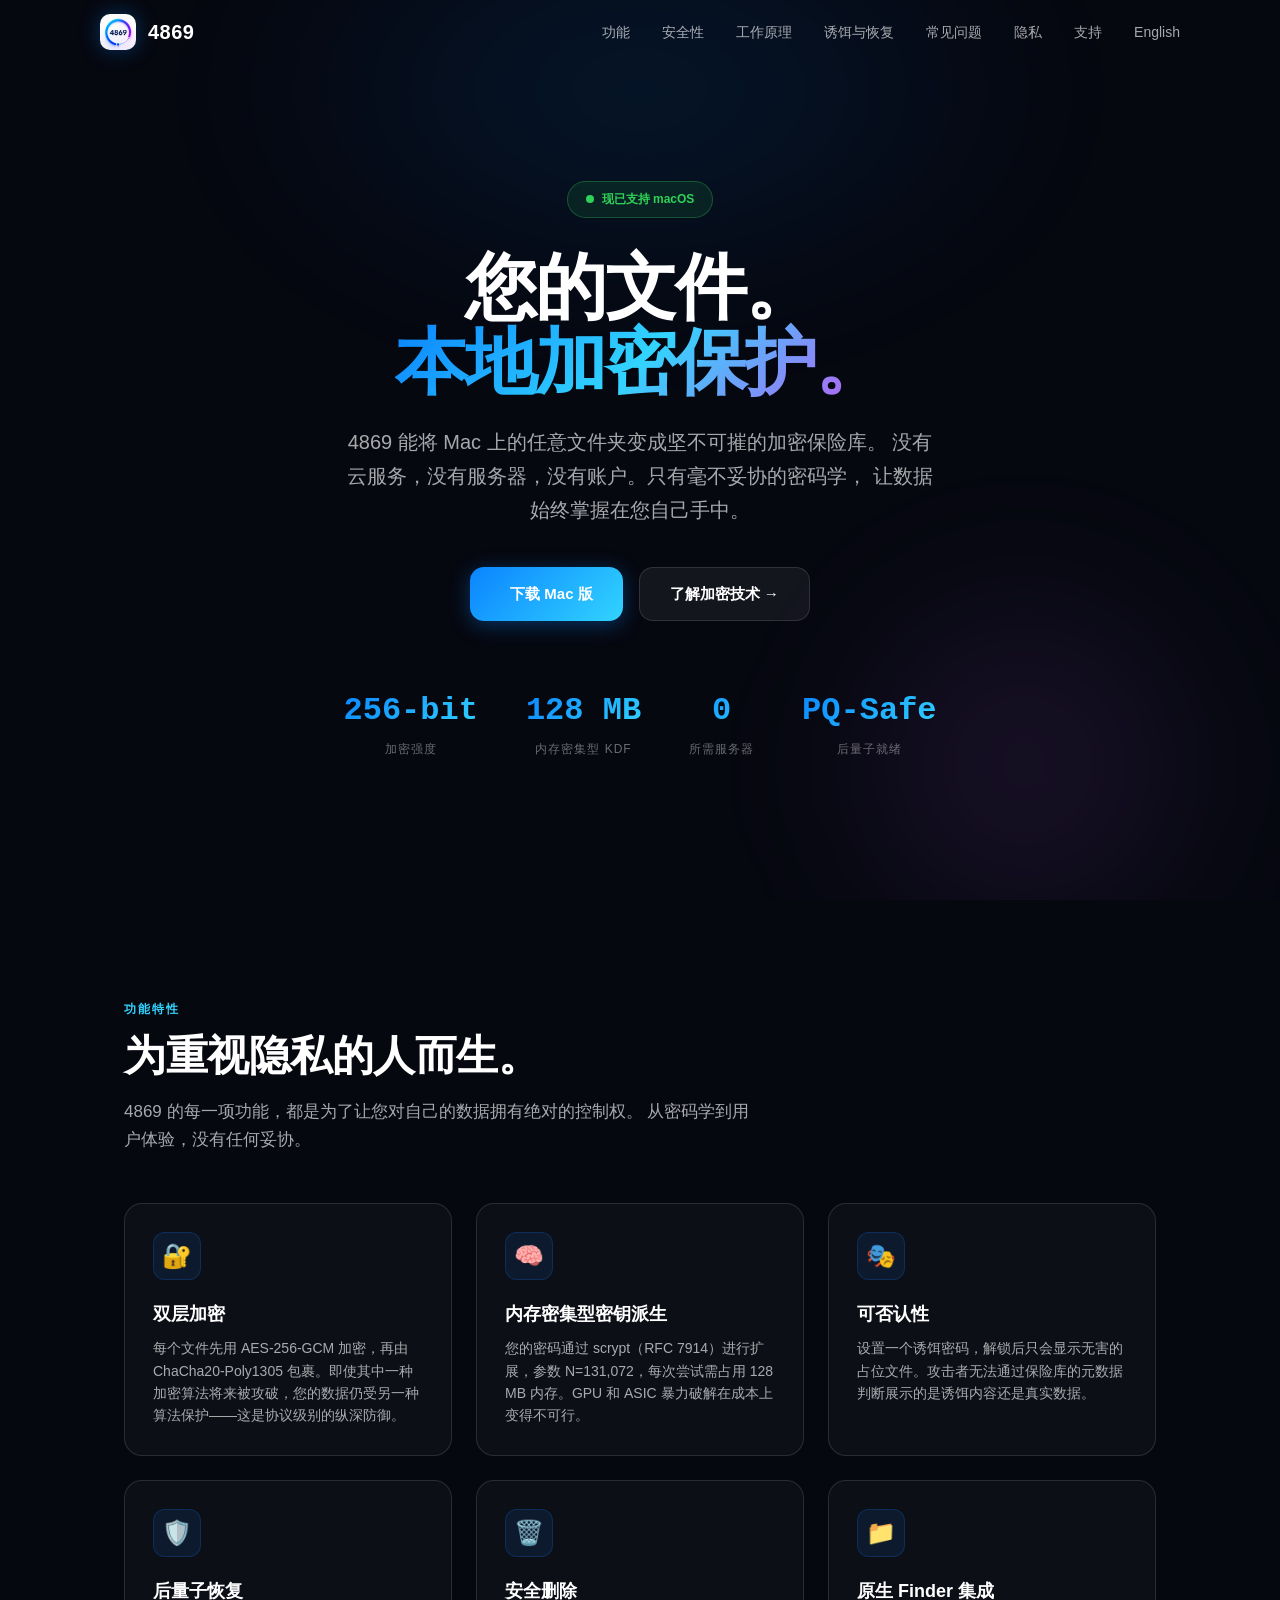
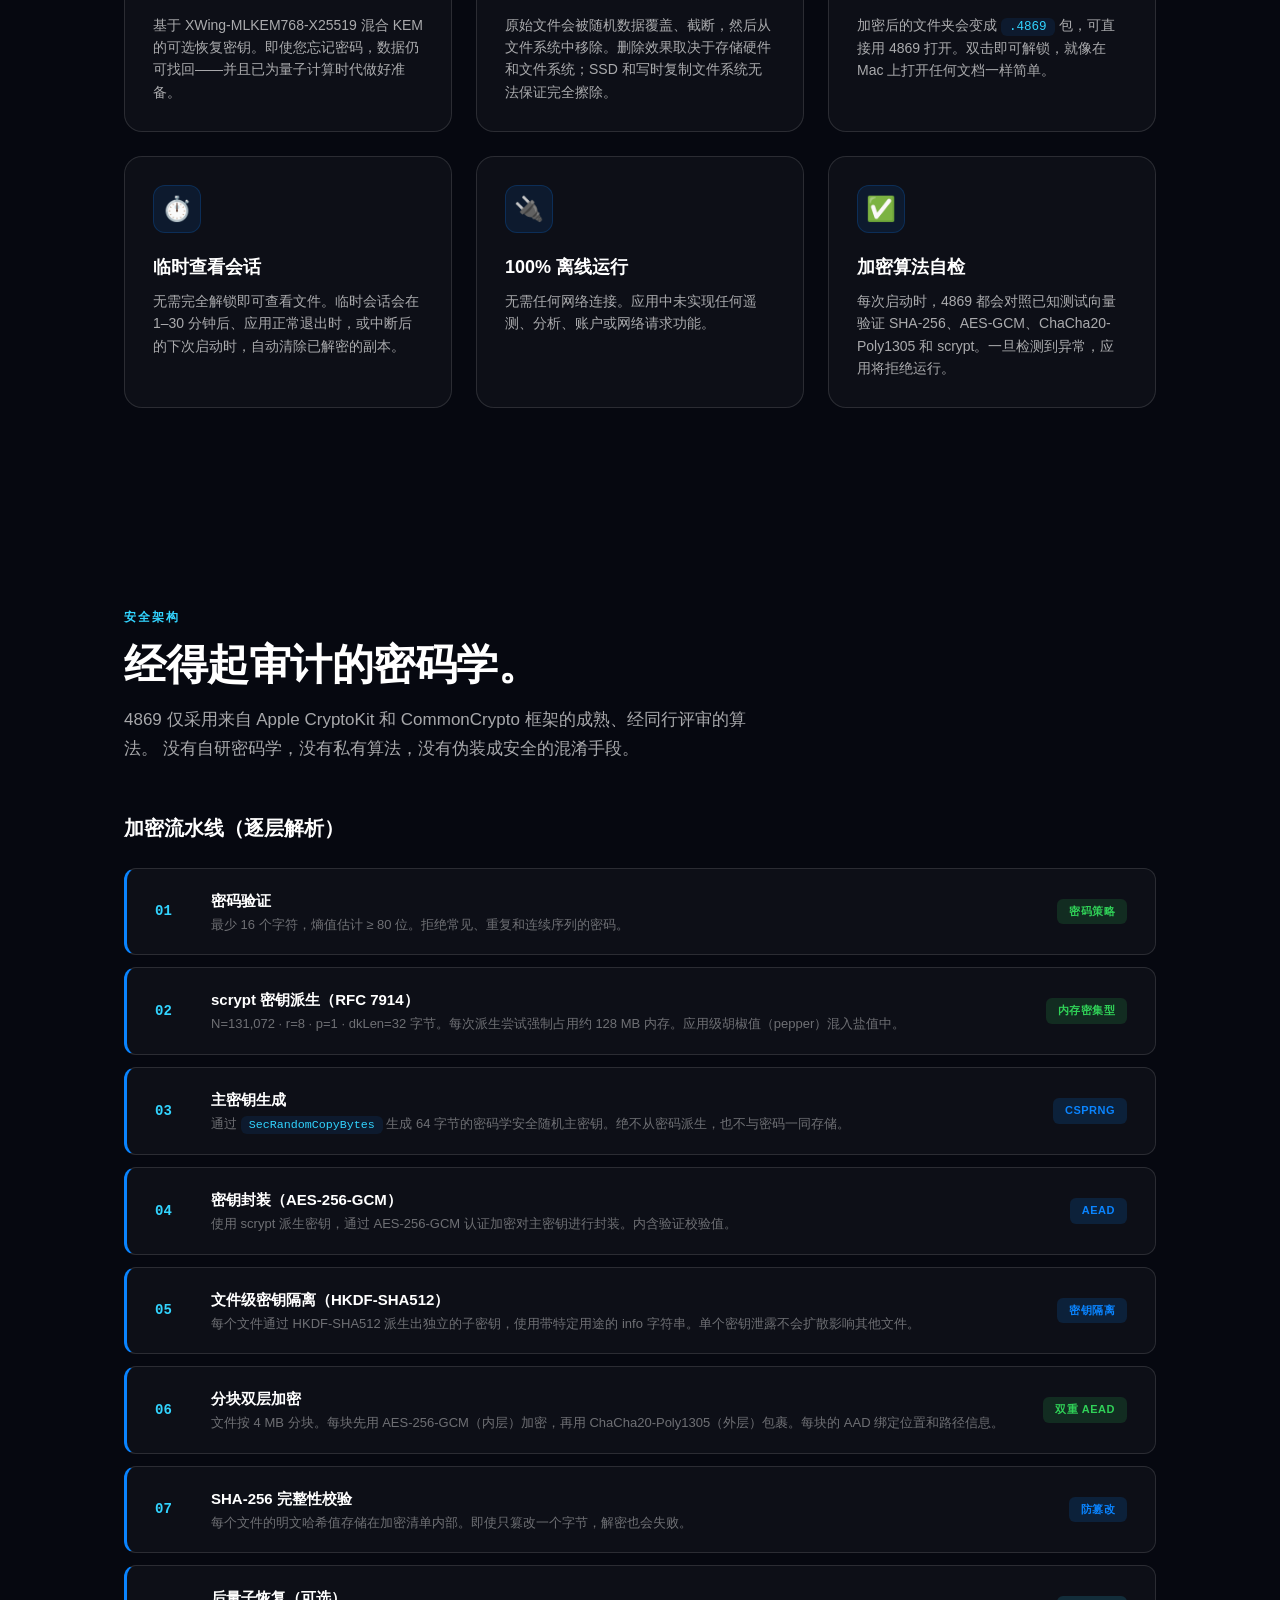
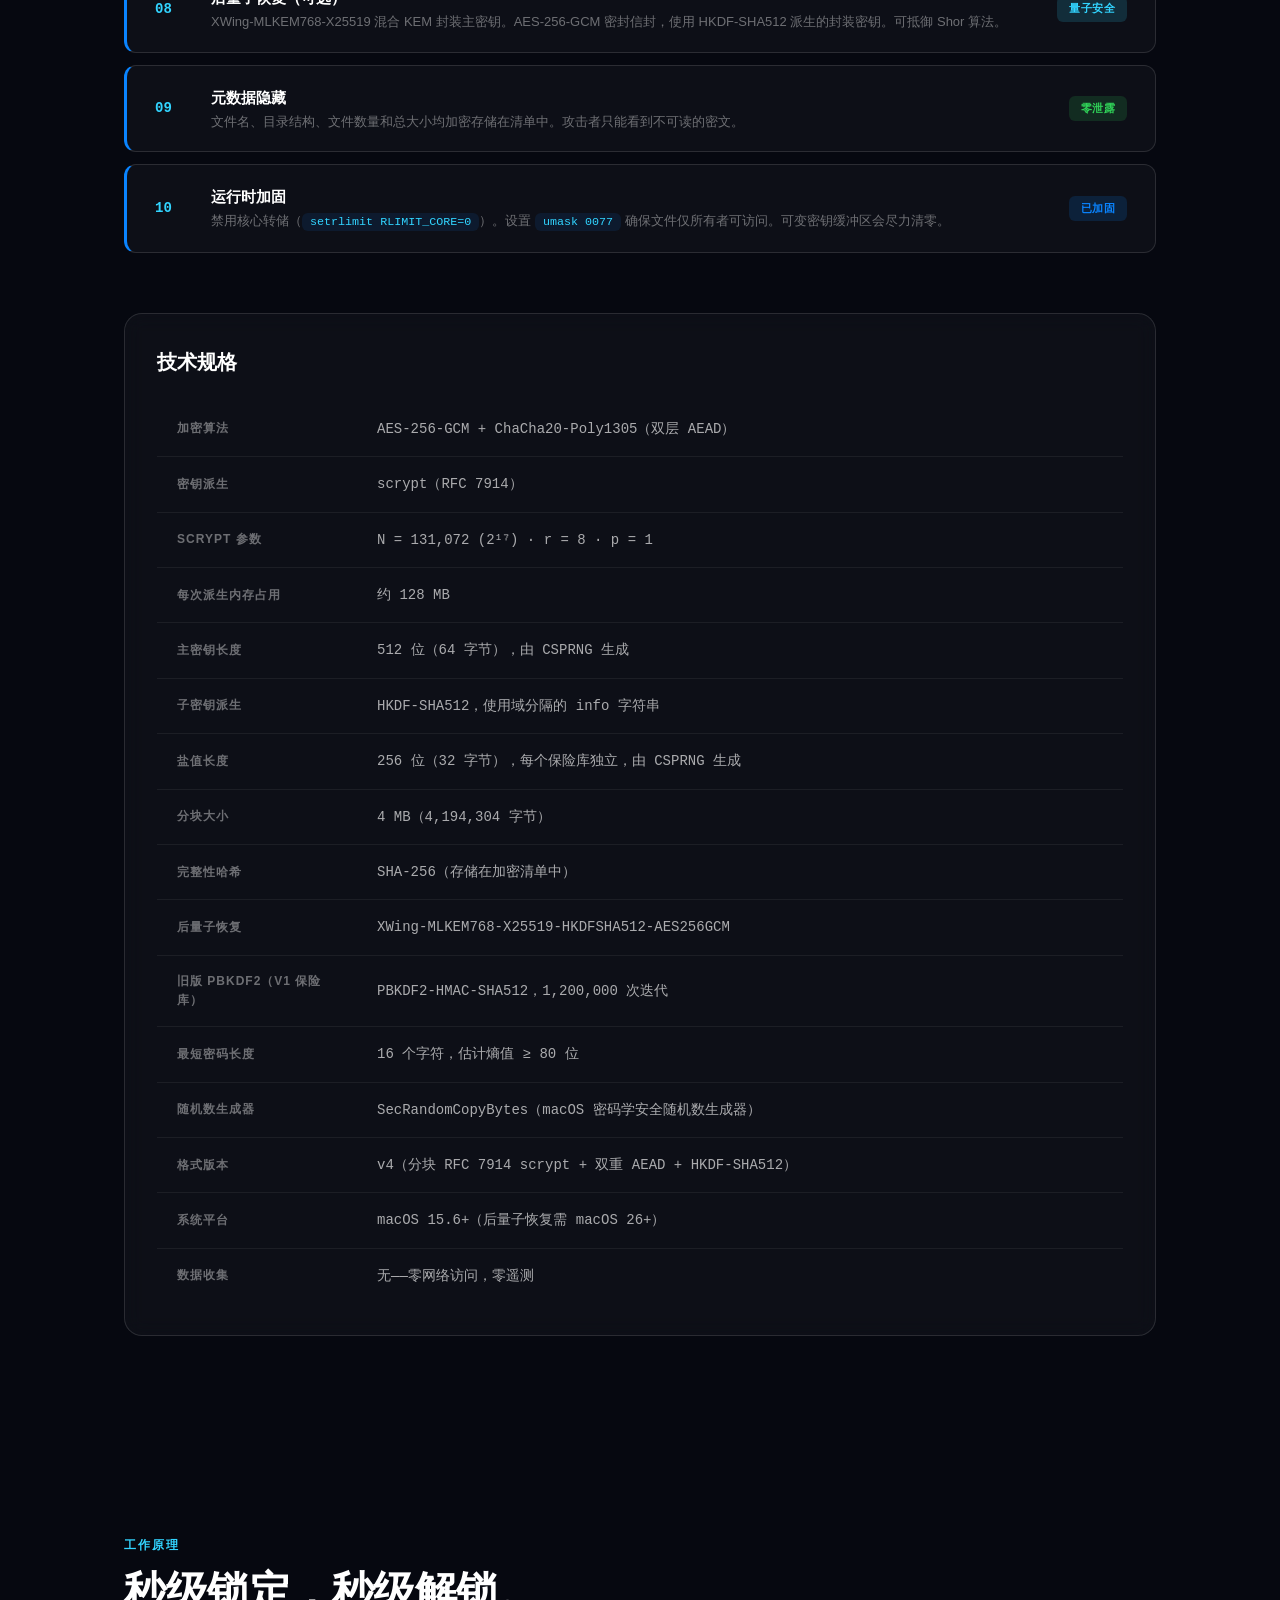
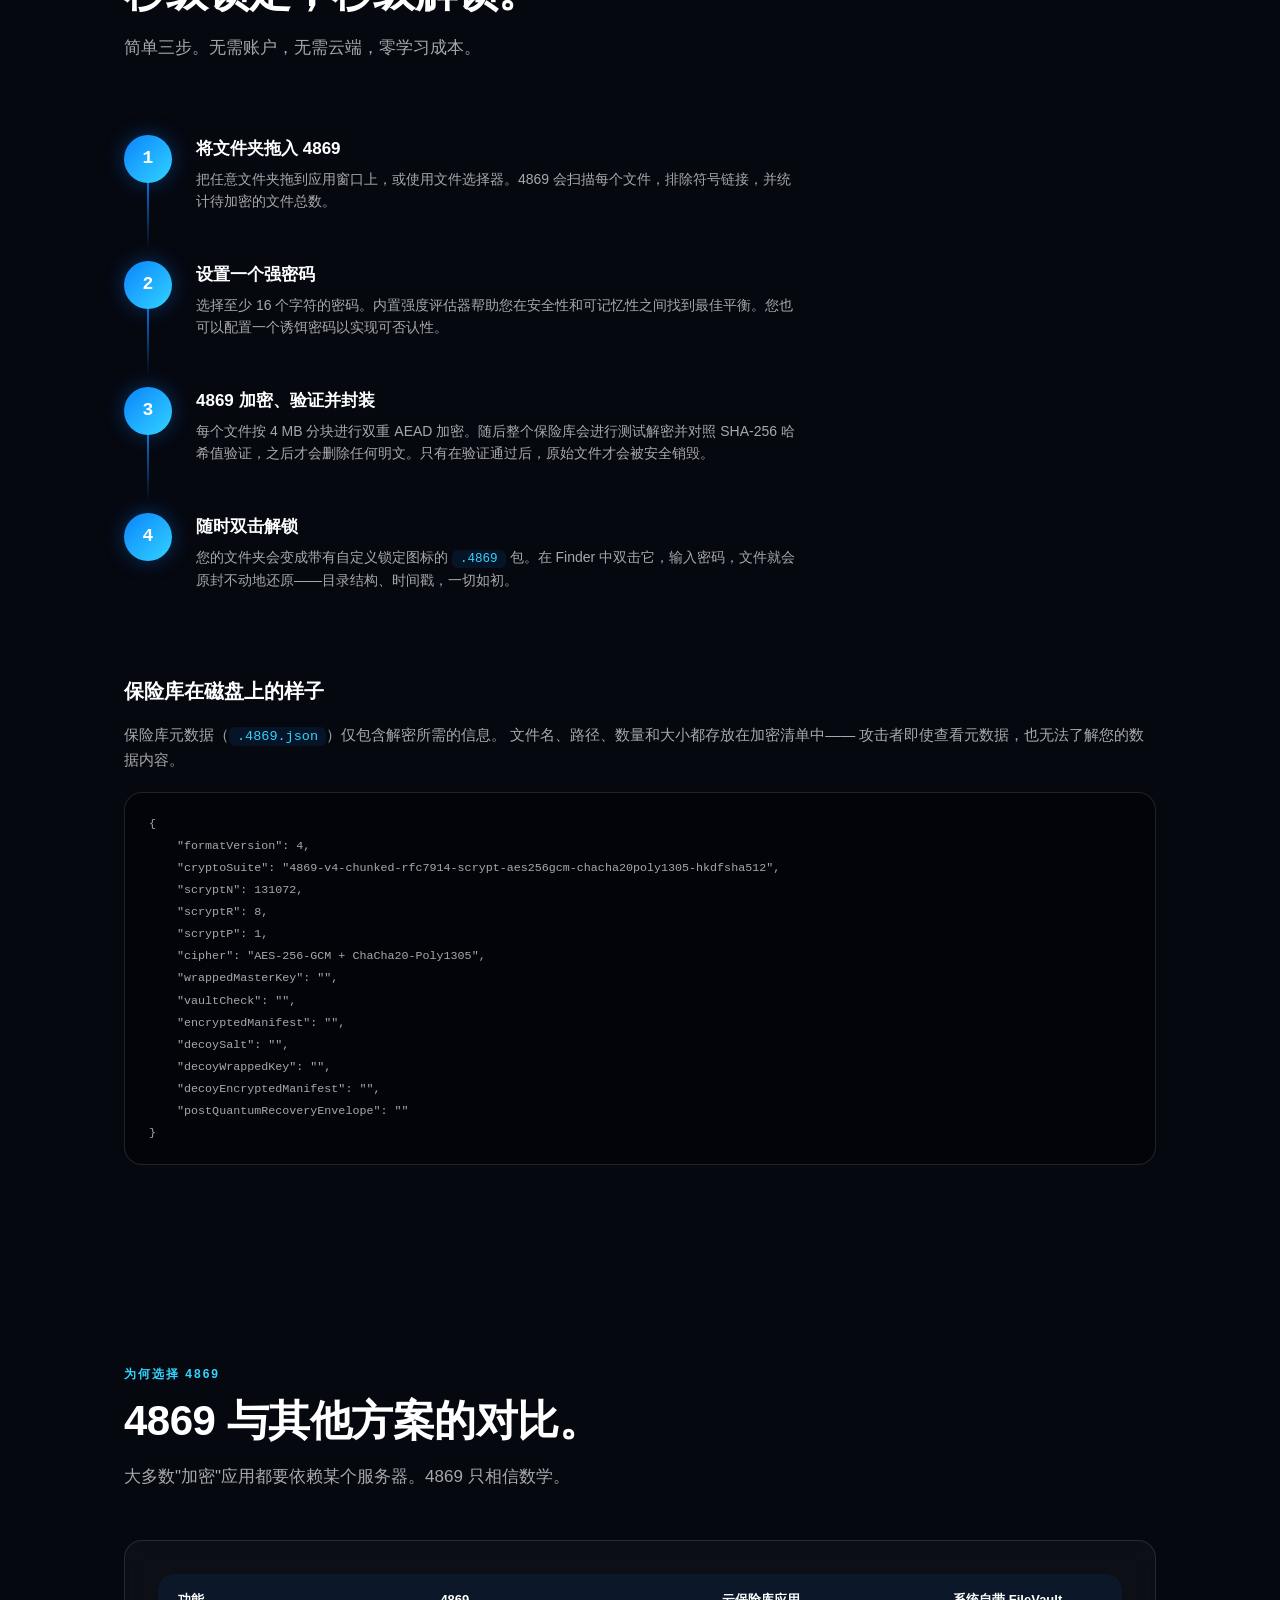
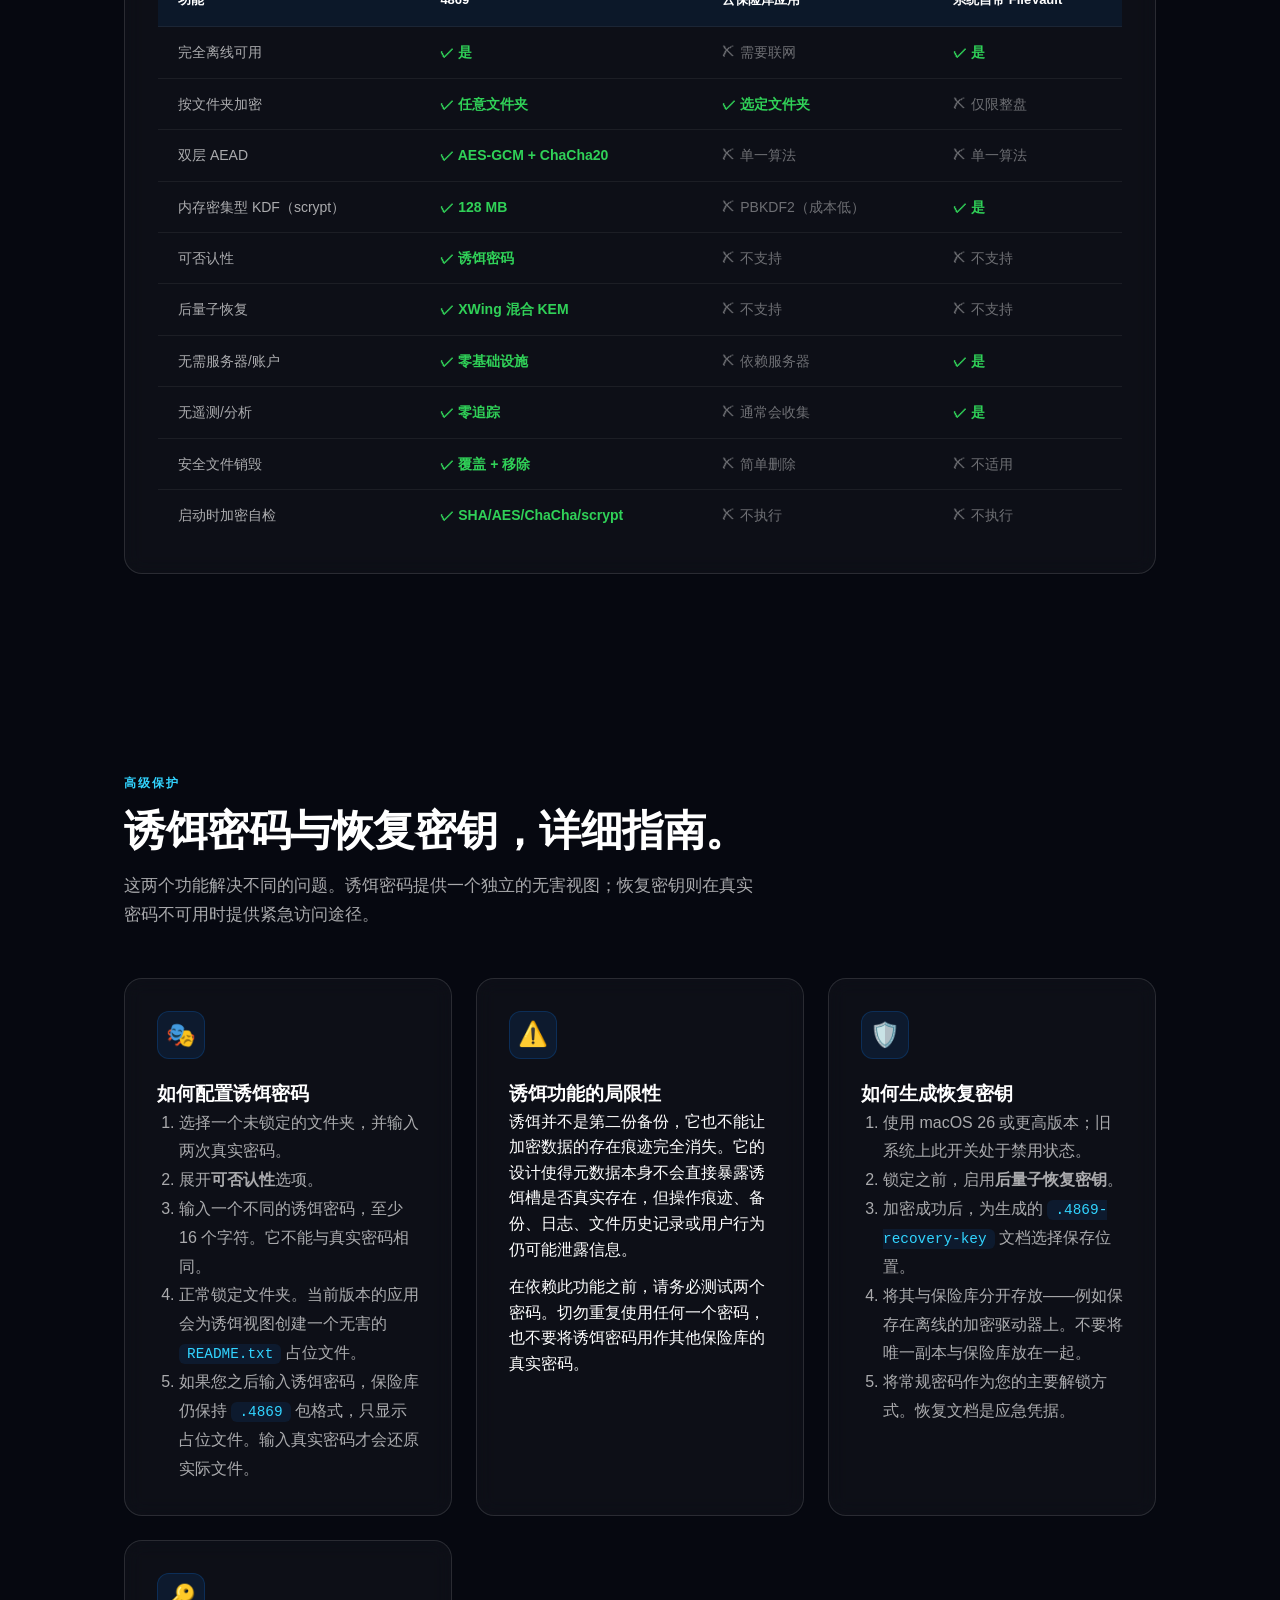
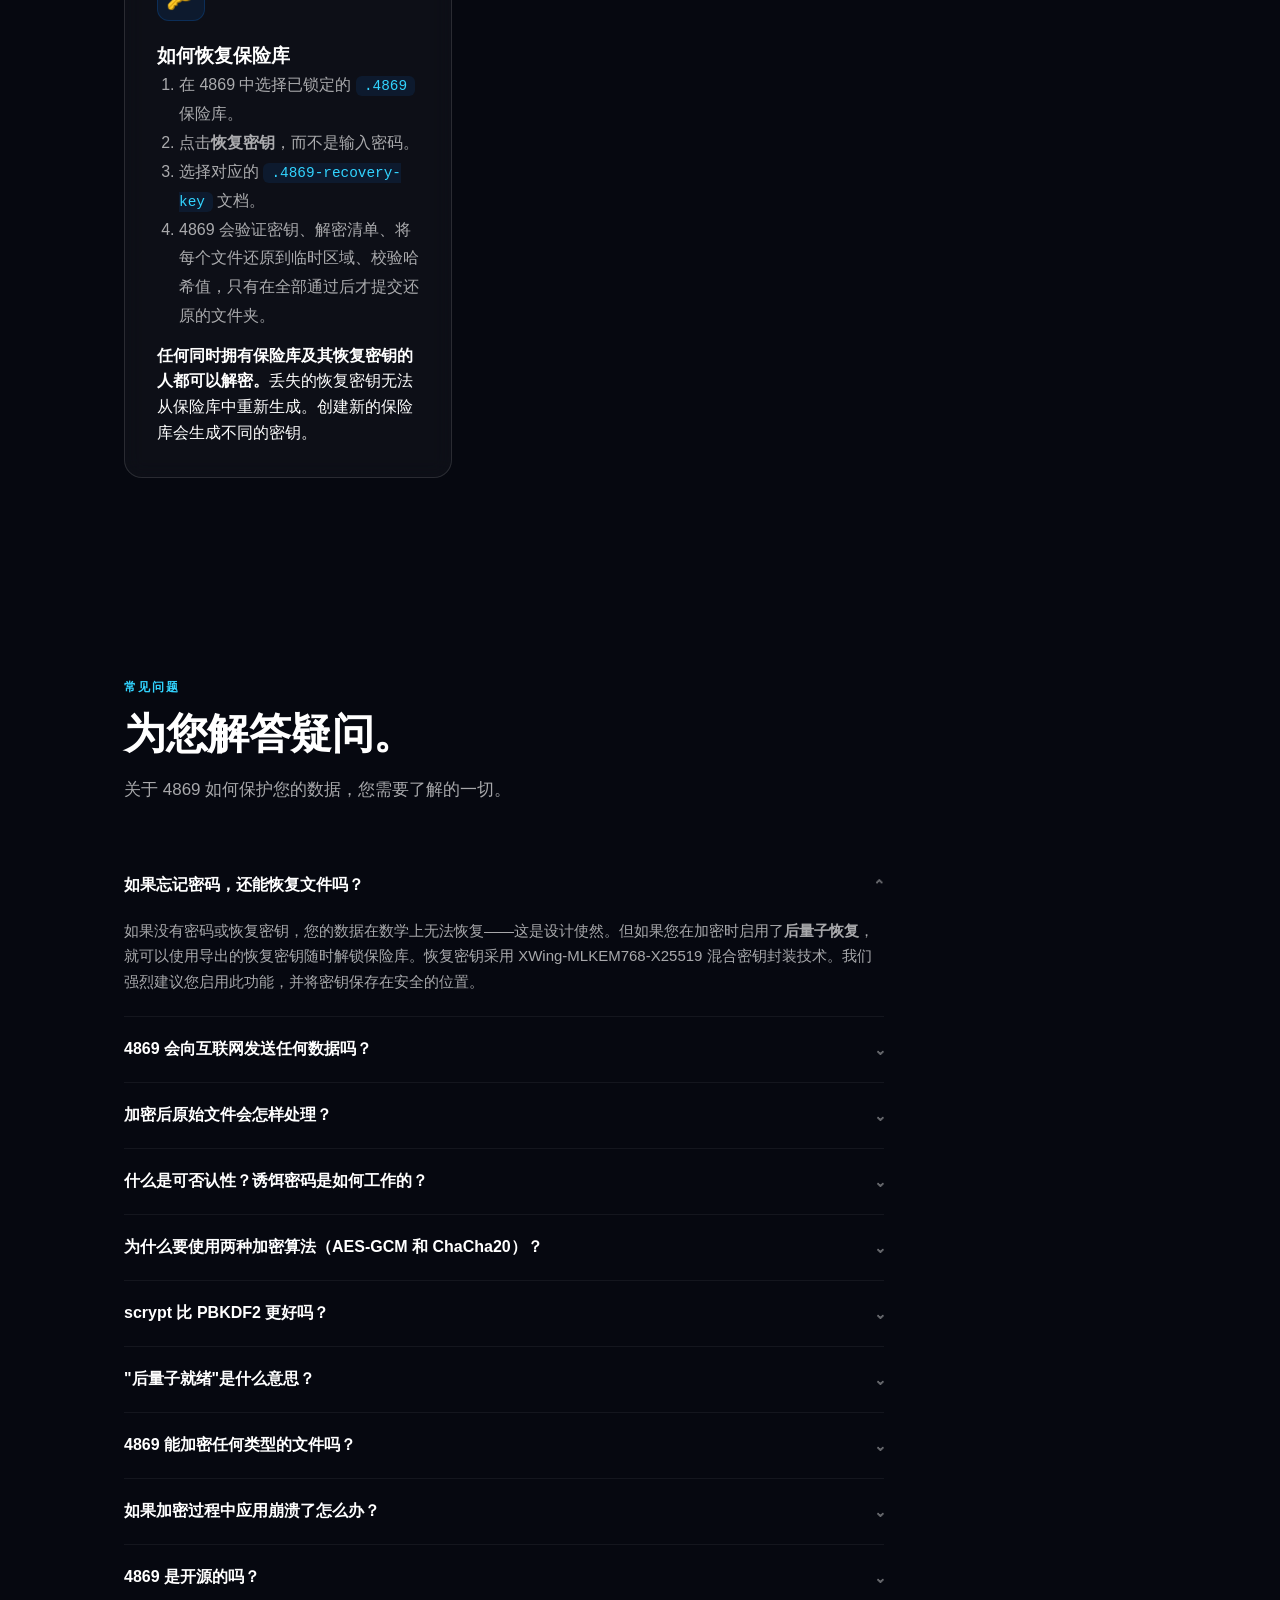
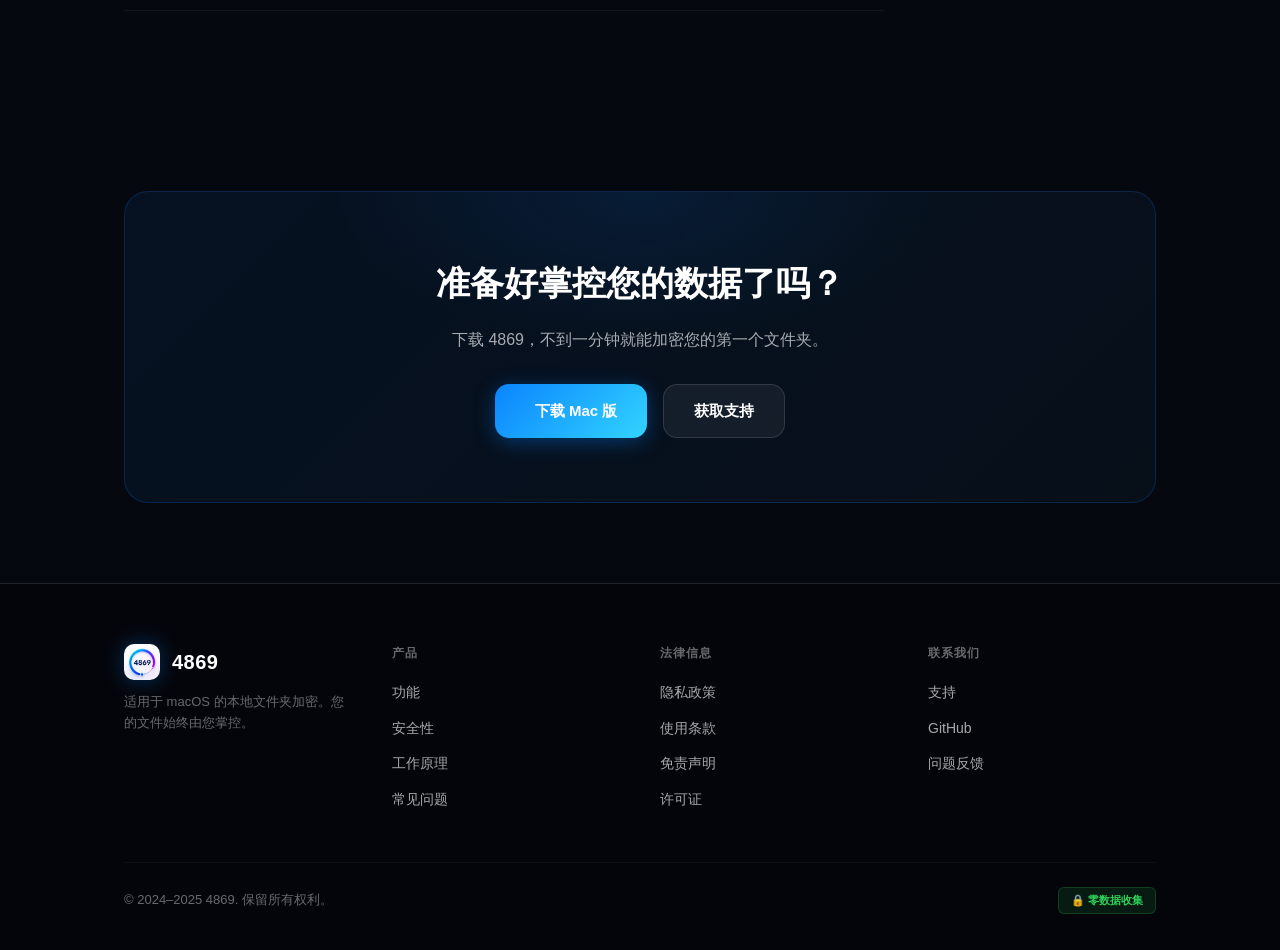
<file: zh/index.html>
<!DOCTYPE html>
<html lang="zh-CN">
<head>
    <meta charset="UTF-8">
    <meta name="viewport" content="width=device-width, initial-scale=1.0">
    <title>4869 — macOS 本地加密文件夹</title>
    <meta name="description" content="4869 是适用于 macOS 的本地文件夹加密工具，支持双层认证加密、诱饵密码与可选的后量子恢复。应用不发起任何网络请求。">
    <meta name="keywords" content="encryption, AES-256, ChaCha20, scrypt, macOS, vault, folder encryption, post-quantum, plausible deniability, local encryption, zero-knowledge, 加密, 文件夹加密, 本地加密">
    <meta property="og:title" content="4869 — 本地加密文件夹库">
    <meta property="og:description" content="适用于 macOS 的本地文件夹加密。无云服务、无账户、无遥测、无追踪。">
    <meta property="og:type" content="website">
    <link rel="canonical" href="https://aaronyang47.github.io/4869/zh/">
    <link rel="alternate" hreflang="en" href="https://aaronyang47.github.io/4869/en/">
    <link rel="alternate" hreflang="zh-CN" href="https://aaronyang47.github.io/4869/zh/">
    <link rel="alternate" hreflang="x-default" href="https://aaronyang47.github.io/4869/">
    <link rel="icon" type="image/png" href="images/logo.png">
    <link rel="stylesheet" href="css/style.css">
</head>
<body>
    <div class="bg-atmosphere"></div>

    <!-- ════════ NAVIGATION ════════ -->
    <nav class="navbar">
        <div class="nav-inner">
            <a href="index.html" class="nav-brand">
                <img src="images/logo.png" alt="4869 Logo" class="nav-logo-img">
                4869
            </a>
            <ul class="nav-links">
                <li><a href="#features">功能</a></li>
                <li><a href="#security">安全性</a></li>
                <li><a href="#how-it-works">工作原理</a></li>
                <li><a href="#advanced">诱饵与恢复</a></li>
                <li><a href="#faq">常见问题</a></li>
                <li><a href="privacy-policy.html">隐私</a></li>
                <li><a href="support.html">支持</a></li>
                <li><a href="../?lang=en" aria-label="切换到英文" data-no-translate>English</a></li>
            </ul>
            <button class="nav-toggle" aria-label="切换菜单">☰</button>
        </div>
    </nav>

    <!-- ════════ HERO ════════ -->
    <section class="hero" id="home">
        <div>
            <div class="hero-badge">
                <span class="dot"></span>
                现已支持 macOS
            </div>
            <h1>您的文件。<br><span class="gradient">本地加密保护。</span></h1>
            <p class="hero-desc">
                4869 能将 Mac 上的任意文件夹变成坚不可摧的加密保险库。
                没有云服务，没有服务器，没有账户。只有毫不妥协的密码学，
                让数据始终掌握在您自己手中。
            </p>
            <div class="hero-actions">
                <a href="https://gitee.com/aaron0047/4869/releases/download/v1.0/4869-1.0.dmg" class="btn btn-primary">
                    <span></span> 下载 Mac 版
                </a>
                <a href="#security" class="btn btn-secondary">
                    了解加密技术 →
                </a>
            </div>
            <div class="hero-stats">
                <div class="hero-stat">
                    <div class="hero-stat-value" data-count="256" data-suffix="-bit">0-bit</div>
                    <div class="hero-stat-label">加密强度</div>
                </div>
                <div class="hero-stat">
                    <div class="hero-stat-value" data-count="128" data-suffix=" MB">0 MB</div>
                    <div class="hero-stat-label">内存密集型 KDF</div>
                </div>
                <div class="hero-stat">
                    <div class="hero-stat-value" data-count="0" data-suffix="">0</div>
                    <div class="hero-stat-label">所需服务器</div>
                </div>
                <div class="hero-stat">
                    <div class="hero-stat-value">PQ-Safe</div>
                    <div class="hero-stat-label">后量子就绪</div>
                </div>
            </div>
        </div>
    </section>

    <!-- ════════ FEATURES ════════ -->
    <section class="section" id="features">
        <div class="container">
            <div class="reveal">
                <div class="section-label">功能特性</div>
                <h2 class="section-title">为重视隐私的人而生。</h2>
                <p class="section-subtitle">
                    4869 的每一项功能，都是为了让您对自己的数据拥有绝对的控制权。
                    从密码学到用户体验，没有任何妥协。
                </p>
            </div>

            <div class="feature-grid">
                <div class="feature-card reveal">
                    <div class="feature-icon">🔐</div>
                    <h3>双层加密</h3>
                    <p>每个文件先用 AES-256-GCM 加密，再由 ChaCha20-Poly1305 包裹。即使其中一种加密算法将来被攻破，您的数据仍受另一种算法保护——这是协议级别的纵深防御。</p>
                </div>

                <div class="feature-card reveal">
                    <div class="feature-icon">🧠</div>
                    <h3>内存密集型密钥派生</h3>
                    <p>您的密码通过 scrypt（RFC 7914）进行扩展，参数 N=131,072，每次尝试需占用 128 MB 内存。GPU 和 ASIC 暴力破解在成本上变得不可行。</p>
                </div>

                <div class="feature-card reveal">
                    <div class="feature-icon">🎭</div>
                    <h3>可否认性</h3>
                    <p>设置一个诱饵密码，解锁后只会显示无害的占位文件。攻击者无法通过保险库的元数据判断展示的是诱饵内容还是真实数据。</p>
                </div>

                <div class="feature-card reveal">
                    <div class="feature-icon">🛡️</div>
                    <h3>后量子恢复</h3>
                    <p>基于 XWing-MLKEM768-X25519 混合 KEM 的可选恢复密钥。即使您忘记密码，数据仍可找回——并且已为量子计算时代做好准备。</p>
                </div>

                <div class="feature-card reveal">
                    <div class="feature-icon">🗑️</div>
                    <h3>安全删除</h3>
                    <p>原始文件会被随机数据覆盖、截断，然后从文件系统中移除。删除效果取决于存储硬件和文件系统；SSD 和写时复制文件系统无法保证完全擦除。</p>
                </div>

                <div class="feature-card reveal">
                    <div class="feature-icon">📁</div>
                    <h3>原生 Finder 集成</h3>
                    <p>加密后的文件夹会变成 <code>.4869</code> 包，可直接用 4869 打开。双击即可解锁，就像在 Mac 上打开任何文档一样简单。</p>
                </div>

                <div class="feature-card reveal">
                    <div class="feature-icon">⏱️</div>
                    <h3>临时查看会话</h3>
                    <p>无需完全解锁即可查看文件。临时会话会在 1–30 分钟后、应用正常退出时，或中断后的下次启动时，自动清除已解密的副本。</p>
                </div>

                <div class="feature-card reveal">
                    <div class="feature-icon">🔌</div>
                    <h3>100% 离线运行</h3>
                    <p>无需任何网络连接。应用中未实现任何遥测、分析、账户或网络请求功能。</p>
                </div>

                <div class="feature-card reveal">
                    <div class="feature-icon">✅</div>
                    <h3>加密算法自检</h3>
                    <p>每次启动时，4869 都会对照已知测试向量验证 SHA-256、AES-GCM、ChaCha20-Poly1305 和 scrypt。一旦检测到异常，应用将拒绝运行。</p>
                </div>
            </div>
        </div>
    </section>

    <!-- ════════ SECURITY ARCHITECTURE ════════ -->
    <section class="section" id="security">
        <div class="container">
            <div class="reveal">
                <div class="section-label">安全架构</div>
                <h2 class="section-title">经得起审计的密码学。</h2>
                <p class="section-subtitle">
                    4869 仅采用来自 Apple CryptoKit 和 CommonCrypto 框架的成熟、经同行评审的算法。
                    没有自研密码学，没有私有算法，没有伪装成安全的混淆手段。
                </p>
            </div>

            <!-- Crypto Stack -->
            <div class="reveal" style="margin-bottom: 60px;">
                <h3 style="font-size: 20px; margin-bottom: 24px;">加密流水线（逐层解析）</h3>
                <div class="crypto-stack">
                    <div class="crypto-layer">
                        <div class="crypto-layer-num">01</div>
                        <div>
                            <div class="crypto-layer-title">密码验证</div>
                            <div class="crypto-layer-desc">最少 16 个字符，熵值估计 ≥ 80 位。拒绝常见、重复和连续序列的密码。</div>
                        </div>
                        <div class="crypto-layer-tag tag-excellent">密码策略</div>
                    </div>

                    <div class="crypto-layer">
                        <div class="crypto-layer-num">02</div>
                        <div>
                            <div class="crypto-layer-title">scrypt 密钥派生（RFC 7914）</div>
                            <div class="crypto-layer-desc">N=131,072 · r=8 · p=1 · dkLen=32 字节。每次派生尝试强制占用约 128 MB 内存。应用级胡椒值（pepper）混入盐值中。</div>
                        </div>
                        <div class="crypto-layer-tag tag-excellent">内存密集型</div>
                    </div>

                    <div class="crypto-layer">
                        <div class="crypto-layer-num">03</div>
                        <div>
                            <div class="crypto-layer-title">主密钥生成</div>
                            <div class="crypto-layer-desc">通过 <code>SecRandomCopyBytes</code> 生成 64 字节的密码学安全随机主密钥。绝不从密码派生，也不与密码一同存储。</div>
                        </div>
                        <div class="crypto-layer-tag tag-strong">CSPRNG</div>
                    </div>

                    <div class="crypto-layer">
                        <div class="crypto-layer-num">04</div>
                        <div>
                            <div class="crypto-layer-title">密钥封装（AES-256-GCM）</div>
                            <div class="crypto-layer-desc">使用 scrypt 派生密钥，通过 AES-256-GCM 认证加密对主密钥进行封装。内含验证校验值。</div>
                        </div>
                        <div class="crypto-layer-tag tag-strong">AEAD</div>
                    </div>

                    <div class="crypto-layer">
                        <div class="crypto-layer-num">05</div>
                        <div>
                            <div class="crypto-layer-title">文件级密钥隔离（HKDF-SHA512）</div>
                            <div class="crypto-layer-desc">每个文件通过 HKDF-SHA512 派生出独立的子密钥，使用带特定用途的 info 字符串。单个密钥泄露不会扩散影响其他文件。</div>
                        </div>
                        <div class="crypto-layer-tag tag-strong">密钥隔离</div>
                    </div>

                    <div class="crypto-layer">
                        <div class="crypto-layer-num">06</div>
                        <div>
                            <div class="crypto-layer-title">分块双层加密</div>
                            <div class="crypto-layer-desc">文件按 4 MB 分块。每块先用 AES-256-GCM（内层）加密，再用 ChaCha20-Poly1305（外层）包裹。每块的 AAD 绑定位置和路径信息。</div>
                        </div>
                        <div class="crypto-layer-tag tag-excellent">双重 AEAD</div>
                    </div>

                    <div class="crypto-layer">
                        <div class="crypto-layer-num">07</div>
                        <div>
                            <div class="crypto-layer-title">SHA-256 完整性校验</div>
                            <div class="crypto-layer-desc">每个文件的明文哈希值存储在加密清单内部。即使只篡改一个字节，解密也会失败。</div>
                        </div>
                        <div class="crypto-layer-tag tag-strong">防篡改</div>
                    </div>

                    <div class="crypto-layer">
                        <div class="crypto-layer-num">08</div>
                        <div>
                            <div class="crypto-layer-title">后量子恢复（可选）</div>
                            <div class="crypto-layer-desc">XWing-MLKEM768-X25519 混合 KEM 封装主密钥。AES-256-GCM 密封信封，使用 HKDF-SHA512 派生的封装密钥。可抵御 Shor 算法。</div>
                        </div>
                        <div class="crypto-layer-tag tag-quantum">量子安全</div>
                    </div>

                    <div class="crypto-layer">
                        <div class="crypto-layer-num">09</div>
                        <div>
                            <div class="crypto-layer-title">元数据隐藏</div>
                            <div class="crypto-layer-desc">文件名、目录结构、文件数量和总大小均加密存储在清单中。攻击者只能看到不可读的密文。</div>
                        </div>
                        <div class="crypto-layer-tag tag-excellent">零泄露</div>
                    </div>

                    <div class="crypto-layer">
                        <div class="crypto-layer-num">10</div>
                        <div>
                            <div class="crypto-layer-title">运行时加固</div>
                            <div class="crypto-layer-desc">禁用核心转储（<code>setrlimit RLIMIT_CORE=0</code>）。设置 <code>umask 0077</code> 确保文件仅所有者可访问。可变密钥缓冲区会尽力清零。</div>
                        </div>
                        <div class="crypto-layer-tag tag-strong">已加固</div>
                    </div>
                </div>
            </div>

            <!-- Technical Specs Table -->
            <div class="reveal glass-card" style="overflow-x: auto;">
                <h3 style="font-size: 20px; margin-bottom: 24px;">技术规格</h3>
                <table class="specs-table">
                    <tr>
                        <th>加密算法</th>
                        <td>AES-256-GCM + ChaCha20-Poly1305（双层 AEAD）</td>
                    </tr>
                    <tr>
                        <th>密钥派生</th>
                        <td>scrypt（RFC 7914）</td>
                    </tr>
                    <tr>
                        <th>scrypt 参数</th>
                        <td>N = 131,072 (2¹⁷) · r = 8 · p = 1</td>
                    </tr>
                    <tr>
                        <th>每次派生内存占用</th>
                        <td>约 128 MB</td>
                    </tr>
                    <tr>
                        <th>主密钥长度</th>
                        <td>512 位（64 字节），由 CSPRNG 生成</td>
                    </tr>
                    <tr>
                        <th>子密钥派生</th>
                        <td>HKDF-SHA512，使用域分隔的 info 字符串</td>
                    </tr>
                    <tr>
                        <th>盐值长度</th>
                        <td>256 位（32 字节），每个保险库独立，由 CSPRNG 生成</td>
                    </tr>
                    <tr>
                        <th>分块大小</th>
                        <td>4 MB（4,194,304 字节）</td>
                    </tr>
                    <tr>
                        <th>完整性哈希</th>
                        <td>SHA-256（存储在加密清单中）</td>
                    </tr>
                    <tr>
                        <th>后量子恢复</th>
                        <td>XWing-MLKEM768-X25519-HKDFSHA512-AES256GCM</td>
                    </tr>
                    <tr>
                        <th>旧版 PBKDF2（v1 保险库）</th>
                        <td>PBKDF2-HMAC-SHA512，1,200,000 次迭代</td>
                    </tr>
                    <tr>
                        <th>最短密码长度</th>
                        <td>16 个字符，估计熵值 ≥ 80 位</td>
                    </tr>
                    <tr>
                        <th>随机数生成器</th>
                        <td>SecRandomCopyBytes（macOS 密码学安全随机数生成器）</td>
                    </tr>
                    <tr>
                        <th>格式版本</th>
                        <td>v4（分块 RFC 7914 scrypt + 双重 AEAD + HKDF-SHA512）</td>
                    </tr>
                    <tr>
                        <th>系统平台</th>
                        <td>macOS 15.6+（后量子恢复需 macOS 26+）</td>
                    </tr>
                    <tr>
                        <th>数据收集</th>
                        <td>无——零网络访问，零遥测</td>
                    </tr>
                </table>
            </div>
        </div>
    </section>

    <!-- ════════ HOW IT WORKS ════════ -->
    <section class="section" id="how-it-works">
        <div class="container">
            <div class="reveal">
                <div class="section-label">工作原理</div>
                <h2 class="section-title">秒级锁定，秒级解锁。</h2>
                <p class="section-subtitle">
                    简单三步。无需账户，无需云端，零学习成本。
                </p>
            </div>

            <div class="reveal" style="max-width: 680px;">
                <div class="step-flow">
                    <div class="step-item">
                        <div class="step-num">1</div>
                        <div class="step-content">
                            <h3>将文件夹拖入 4869</h3>
                            <p>把任意文件夹拖到应用窗口上，或使用文件选择器。4869 会扫描每个文件，排除符号链接，并统计待加密的文件总数。</p>
                        </div>
                    </div>
                    <div class="step-item">
                        <div class="step-num">2</div>
                        <div class="step-content">
                            <h3>设置一个强密码</h3>
                            <p>选择至少 16 个字符的密码。内置强度评估器帮助您在安全性和可记忆性之间找到最佳平衡。您也可以配置一个诱饵密码以实现可否认性。</p>
                        </div>
                    </div>
                    <div class="step-item">
                        <div class="step-num">3</div>
                        <div class="step-content">
                            <h3>4869 加密、验证并封装</h3>
                            <p>每个文件按 4 MB 分块进行双重 AEAD 加密。随后整个保险库会进行测试解密并对照 SHA-256 哈希值验证，之后才会删除任何明文。只有在验证通过后，原始文件才会被安全销毁。</p>
                        </div>
                    </div>
                    <div class="step-item">
                        <div class="step-num">4</div>
                        <div class="step-content">
                            <h3>随时双击解锁</h3>
                            <p>您的文件夹会变成带有自定义锁定图标的 <code>.4869</code> 包。在 Finder 中双击它，输入密码，文件就会原封不动地还原——目录结构、时间戳，一切如初。</p>
                        </div>
                    </div>
                </div>
            </div>

            <!-- Code Example: Metadata Structure -->
            <div class="reveal" style="margin-top: 60px;">
                <h3 style="font-size: 20px; margin-bottom: 16px;">保险库在磁盘上的样子</h3>
                <p style="color: var(--text-secondary); margin-bottom: 20px; font-size: 15px;">
                    保险库元数据（<code>.4869.json</code>）仅包含解密所需的信息。
                    文件名、路径、数量和大小都存放在加密清单中——
                    攻击者即使查看元数据，也无法了解您的数据内容。
                </p>
<pre><code>{
    "formatVersion": 4,
    "cryptoSuite": "4869-v4-chunked-rfc7914-scrypt-aes256gcm-chacha20poly1305-hkdfsha512",
    "scryptN": 131072,
    "scryptR": 8,
    "scryptP": 1,
    "cipher": "AES-256-GCM + ChaCha20-Poly1305",
    "wrappedMasterKey": "<base64: AES-256-GCM 封装的主密钥>",
    "vaultCheck": "<base64: AEAD 认证校验值>",
    "encryptedManifest": "<base64: 双层加密的文件清单>",
    "decoySalt": "<base64: 与真实数据或随机数据无法区分>",
    "decoyWrappedKey": "<base64: 与真实数据或随机数据无法区分>",
    "decoyEncryptedManifest": "<base64: 与真实数据或随机数据无法区分>",
    "postQuantumRecoveryEnvelope": "<base64: 可选的后量子恢复信封>"
}</code></pre>
            </div>
        </div>
    </section>

    <!-- ════════ COMPARISON ════════ -->
    <section class="section" id="comparison">
        <div class="container">
            <div class="reveal">
                <div class="section-label">为何选择 4869</div>
                <h2 class="section-title">4869 与其他方案的对比。</h2>
                <p class="section-subtitle">
                    大多数"加密"应用都要依赖某个服务器。4869 只相信数学。
                </p>
            </div>

            <div class="reveal glass-card" style="overflow-x: auto;">
                <table class="comparison-table">
                    <thead>
                        <tr>
                            <th>功能</th>
                            <th>4869</th>
                            <th>云保险库应用</th>
                            <th>系统自带 FileVault</th>
                        </tr>
                    </thead>
                    <tbody>
                        <tr>
                            <td>完全离线可用</td>
                            <td class="check">✓ 是</td>
                            <td class="cross">✗ 需要联网</td>
                            <td class="check">✓ 是</td>
                        </tr>
                        <tr>
                            <td>按文件夹加密</td>
                            <td class="check">✓ 任意文件夹</td>
                            <td class="check">✓ 选定文件夹</td>
                            <td class="cross">✗ 仅限整盘</td>
                        </tr>
                        <tr>
                            <td>双层 AEAD</td>
                            <td class="check">✓ AES-GCM + ChaCha20</td>
                            <td class="cross">✗ 单一算法</td>
                            <td class="cross">✗ 单一算法</td>
                        </tr>
                        <tr>
                            <td>内存密集型 KDF（scrypt）</td>
                            <td class="check">✓ 128 MB</td>
                            <td class="cross">✗ PBKDF2（成本低）</td>
                            <td class="check">✓ 是</td>
                        </tr>
                        <tr>
                            <td>可否认性</td>
                            <td class="check">✓ 诱饵密码</td>
                            <td class="cross">✗ 不支持</td>
                            <td class="cross">✗ 不支持</td>
                        </tr>
                        <tr>
                            <td>后量子恢复</td>
                            <td class="check">✓ XWing 混合 KEM</td>
                            <td class="cross">✗ 不支持</td>
                            <td class="cross">✗ 不支持</td>
                        </tr>
                        <tr>
                            <td>无需服务器/账户</td>
                            <td class="check">✓ 零基础设施</td>
                            <td class="cross">✗ 依赖服务器</td>
                            <td class="check">✓ 是</td>
                        </tr>
                        <tr>
                            <td>无遥测/分析</td>
                            <td class="check">✓ 零追踪</td>
                            <td class="cross">✗ 通常会收集</td>
                            <td class="check">✓ 是</td>
                        </tr>
                        <tr>
                            <td>安全文件销毁</td>
                            <td class="check">✓ 覆盖 + 移除</td>
                            <td class="cross">✗ 简单删除</td>
                            <td class="cross">✗ 不适用</td>
                        </tr>
                        <tr>
                            <td>启动时加密自检</td>
                            <td class="check">✓ SHA/AES/ChaCha/scrypt</td>
                            <td class="cross">✗ 不执行</td>
                            <td class="cross">✗ 不执行</td>
                        </tr>
                    </tbody>
                </table>
            </div>
        </div>
    </section>

    <!-- ════════ ADVANCED FEATURES ════════ -->
    <section class="section" id="advanced">
        <div class="container">
            <div class="reveal">
                <div class="section-label">高级保护</div>
                <h2 class="section-title">诱饵密码与恢复密钥，详细指南。</h2>
                <p class="section-subtitle">这两个功能解决不同的问题。诱饵密码提供一个独立的无害视图；恢复密钥则在真实密码不可用时提供紧急访问途径。</p>
            </div>
            <div class="feature-grid">
                <div class="glass-card reveal">
                    <div class="feature-icon">🎭</div>
                    <h3>如何配置诱饵密码</h3>
                    <ol style="color:var(--text-secondary);line-height:1.8;padding-left:22px">
                        <li>选择一个未锁定的文件夹，并输入两次真实密码。</li>
                        <li>展开<strong>可否认性</strong>选项。</li>
                        <li>输入一个不同的诱饵密码，至少 16 个字符。它不能与真实密码相同。</li>
                        <li>正常锁定文件夹。当前版本的应用会为诱饵视图创建一个无害的 <code>README.txt</code> 占位文件。</li>
                        <li>如果您之后输入诱饵密码，保险库仍保持 <code>.4869</code> 包格式，只显示占位文件。输入真实密码才会还原实际文件。</li>
                    </ol>
                </div>
                <div class="glass-card reveal">
                    <div class="feature-icon">⚠️</div>
                    <h3>诱饵功能的局限性</h3>
                    <p>诱饵并不是第二份备份，它也不能让加密数据的存在痕迹完全消失。它的设计使得元数据本身不会直接暴露诱饵槽是否真实存在，但操作痕迹、备份、日志、文件历史记录或用户行为仍可能泄露信息。</p>
                    <p style="margin-top:12px">在依赖此功能之前，请务必测试两个密码。切勿重复使用任何一个密码，也不要将诱饵密码用作其他保险库的真实密码。</p>
                </div>
                <div class="glass-card reveal">
                    <div class="feature-icon">🛡️</div>
                    <h3>如何生成恢复密钥</h3>
                    <ol style="color:var(--text-secondary);line-height:1.8;padding-left:22px">
                        <li>使用 macOS 26 或更高版本；旧系统上此开关处于禁用状态。</li>
                        <li>锁定之前，启用<strong>后量子恢复密钥</strong>。</li>
                        <li>加密成功后，为生成的 <code>.4869-recovery-key</code> 文档选择保存位置。</li>
                        <li>将其与保险库分开存放——例如保存在离线的加密驱动器上。不要将唯一副本与保险库放在一起。</li>
                        <li>将常规密码作为您的主要解锁方式。恢复文档是应急凭据。</li>
                    </ol>
                </div>
                <div class="glass-card reveal">
                    <div class="feature-icon">🔑</div>
                    <h3>如何恢复保险库</h3>
                    <ol style="color:var(--text-secondary);line-height:1.8;padding-left:22px">
                        <li>在 4869 中选择已锁定的 <code>.4869</code> 保险库。</li>
                        <li>点击<strong>恢复密钥</strong>，而不是输入密码。</li>
                        <li>选择对应的 <code>.4869-recovery-key</code> 文档。</li>
                        <li>4869 会验证密钥、解密清单、将每个文件还原到临时区域、校验哈希值，只有在全部通过后才提交还原的文件夹。</li>
                    </ol>
                    <p style="margin-top:12px"><strong>任何同时拥有保险库及其恢复密钥的人都可以解密。</strong>丢失的恢复密钥无法从保险库中重新生成。创建新的保险库会生成不同的密钥。</p>
                </div>
            </div>
        </div>
    </section>

    <!-- ════════ FAQ ════════ -->
    <section class="section" id="faq">
        <div class="container">
            <div class="reveal">
                <div class="section-label">常见问题</div>
                <h2 class="section-title">为您解答疑问。</h2>
                <p class="section-subtitle">
                    关于 4869 如何保护您的数据，您需要了解的一切。
                </p>
            </div>

            <div class="reveal" style="max-width: 760px;">
                <div class="faq-item open">
                    <button class="faq-question">
                        如果忘记密码，还能恢复文件吗？
                        <span class="chevron">⌄</span>
                    </button>
                    <div class="faq-answer">
                        <div class="faq-answer-inner">
                            如果没有密码或恢复密钥，您的数据在数学上无法恢复——这是设计使然。但如果您在加密时启用了<strong>后量子恢复</strong>，就可以使用导出的恢复密钥随时解锁保险库。恢复密钥采用 XWing-MLKEM768-X25519 混合密钥封装技术。我们强烈建议您启用此功能，并将密钥保存在安全的位置。
                        </div>
                    </div>
                </div>

                <div class="faq-item">
                    <button class="faq-question">
                        4869 会向互联网发送任何数据吗？
                        <span class="chevron">⌄</span>
                    </button>
                    <div class="faq-answer">
                        <div class="faq-answer-inner">
                            不会。当前版本不包含任何服务器、API 调用、遥测、崩溃报告、分析或其他网络请求。您可以在断网状态下运行 4869，其本地加密功能完全不受影响。
                        </div>
                    </div>
                </div>

                <div class="faq-item">
                    <button class="faq-question">
                        加密后原始文件会怎样处理？
                        <span class="chevron">⌄</span>
                    </button>
                    <div class="faq-answer">
                        <div class="faq-answer-inner">
                            在每个加密文件都经过测试解密并校验 SHA-256 哈希值之后，4869 才会安全销毁原始文件。每个文件先被密码学随机数据覆盖，截断为零字节，然后从文件系统中移除。这使得使用取证工具（TestDisk、PhotoRec、Autopsy）进行恢复变得不切实际。对于具有磨损均衡机制的 SSD，没有任何软件能保证 100% 销毁，但 4869 已在硬件允许的范围内将安全标准提升到最高。
                        </div>
                    </div>
                </div>

                <div class="faq-item">
                    <button class="faq-question">
                        什么是可否认性？诱饵密码是如何工作的？
                        <span class="chevron">⌄</span>
                    </button>
                    <div class="faq-answer">
                        <div class="faq-answer-inner">
                            当您设置诱饵密码时，4869 会在保险库元数据中创建第二个隐藏的加密"槽位"。如果您被迫交出密码，您可以提供诱饵密码。它将解锁一组单独的无害文件（您指定的文件或默认占位文件）。保险库元数据的设计使得审查者无法从其结构判断使用的是真实密码还是诱饵密码。即使没有配置诱饵，诱饵字段也会填充与真实加密内容无法区分的随机数据。
                        </div>
                    </div>
                </div>

                <div class="faq-item">
                    <button class="faq-question">
                        为什么要使用两种加密算法（AES-GCM 和 ChaCha20）？
                        <span class="chevron">⌄</span>
                    </button>
                    <div class="faq-answer">
                        <div class="faq-answer-inner">
                            为了纵深防御。每个文件块先用 AES-256-GCM 加密，然后将结果用 ChaCha20-Poly1305 包裹。两者都是认证加密方案（AEAD）——它们同时提供机密性和完整性。使用两种独立的算法意味着，即使在其中一种密码中发现灾难性漏洞，另一种仍然可以保护您的数据。这与 TLS 1.3 混合设计背后的原理相同。
                        </div>
                    </div>
                </div>

                <div class="faq-item">
                    <button class="faq-question">
                        scrypt 比 PBKDF2 更好吗？
                        <span class="chevron">⌄</span>
                    </button>
                    <div class="faq-answer">
                        <div class="faq-answer-inner">
                            对于基于密码的加密，答案是肯定的。PBKDF2 是 CPU 密集型但非内存密集型——攻击者可以制造专用硬件（ASIC），以极低的成本并行计算数百万次 PBKDF2 尝试。scrypt（RFC 7914）既是 CPU 密集型又是内存密集型：每次派生尝试需要约 128 MB 内存，这意味着攻击者必须配置大量内存才能并行进行暴力破解。一块 24 GB 的 GPU 只能同时运行约 180 个 scrypt 实例，使大规模攻击在经济上不可行。
                        </div>
                    </div>
                </div>

                <div class="faq-item">
                    <button class="faq-question">
                        "后量子就绪"是什么意思？
                        <span class="chevron">⌄</span>
                    </button>
                    <div class="faq-answer">
                        <div class="faq-answer-inner">
                            传统的公钥密码学（RSA、ECC、Diffie-Hellman）可以被足够强大的量子计算机通过 Shor 算法破解。4869 的可选恢复系统使用 XWing，这是一种混合密钥封装机制，将 ML-KEM-768（NIST 的后量子标准，原名 CRYSTALS-Kyber）与 X25519（经典椭圆曲线）相结合。这意味着即使大规模量子计算机成为现实，恢复密钥仍然安全。XWing 从 macOS 26 开始可用。
                        </div>
                    </div>
                </div>

                <div class="faq-item">
                    <button class="faq-question">
                        4869 能加密任何类型的文件吗？
                        <span class="chevron">⌄</span>
                    </button>
                    <div class="faq-answer">
                        <div class="faq-answer-inner">
                            4869 可以加密任何常规文件——文档、照片、视频、数据库、归档、源代码，无所不包。它会保留完整的目录结构（包括空文件夹）和文件修改时间戳。唯一的限制是出于安全原因拒绝符号链接。没有文件大小限制；大文件按 4 MB 分块处理，以保持内存占用平稳。
                        </div>
                    </div>
                </div>

                <div class="faq-item">
                    <button class="faq-question">
                        如果加密过程中应用崩溃了怎么办？
                        <span class="chevron">⌄</span>
                    </button>
                    <div class="faq-answer">
                        <div class="faq-answer-inner">
                            4869 专为崩溃安全性而设计。加密期间，所有操作都在临时目录中进行。在每个加密块写入完成、通过测试解密验证、并经 SHA-256 确认之前，原始文件不会被触碰。只有验证通过后才会移除原始文件。如果应用在任何时候崩溃，临时数据会在下次启动时被清理，您的原始文件完全不受影响。应用还支持回滚机制——如果明文清理失败，会重新解密已提交的数据。
                        </div>
                    </div>
                </div>

                <div class="faq-item">
                    <button class="faq-question">
                        4869 是开源的吗？
                        <span class="chevron">⌄</span>
                    </button>
                    <div class="faq-answer">
                        <div class="faq-answer-inner">
                            网站、版本下载、安全文档和问题跟踪器均可在 <a href="https://github.com/AaronYang47/4869" style="color: var(--accent-cyan);">GitHub</a> 上查看。加密设计已备档，供独立审查。
                        </div>
                    </div>
                </div>
            </div>
        </div>
    </section>

    <!-- ════════ CTA ════════ -->
    <section class="section cta-section">
        <div class="container">
            <div class="cta-box reveal">
                <h2>准备好掌控您的数据了吗？</h2>
                <p>下载 4869，不到一分钟就能加密您的第一个文件夹。</p>
                <div class="hero-actions">
                    <a href="https://gitee.com/aaron0047/4869/releases/download/v1.0/4869-1.0.dmg" class="btn btn-primary">
                        <span></span> 下载 Mac 版
                    </a>
                    <a href="support.html" class="btn btn-secondary">获取支持</a>
                </div>
            </div>
        </div>
    </section>

    <!-- ════════ FOOTER ════════ -->
    <footer class="footer">
        <div class="container">
            <div class="footer-grid">
                <div class="footer-brand">
                    <div class="nav-brand">
                        <img src="images/logo.png" alt="4869 Logo" class="nav-logo-img">
                        4869
                    </div>
                    <p>适用于 macOS 的本地文件夹加密。您的文件始终由您掌控。</p>
                </div>
                <div class="footer-col">
                    <h4>产品</h4>
                    <ul>
                        <li><a href="#features">功能</a></li>
                        <li><a href="#security">安全性</a></li>
                        <li><a href="#how-it-works">工作原理</a></li>
                        <li><a href="#faq">常见问题</a></li>
                    </ul>
                </div>
                <div class="footer-col">
                    <h4>法律信息</h4>
                    <ul>
                        <li><a href="privacy-policy.html">隐私政策</a></li>
                        <li><a href="terms.html">使用条款</a></li>
                        <li><a href="terms.html#disclaimer">免责声明</a></li>
                        <li><a href="terms.html#license">许可证</a></li>
                    </ul>
                </div>
                <div class="footer-col">
                    <h4>联系我们</h4>
                    <ul>
                        <li><a href="support.html">支持</a></li>
                        <li><a href="https://github.com/AaronYang47/4869">GitHub</a></li>
                        <li><a href="https://github.com/AaronYang47/4869/issues">问题反馈</a></li>
                    </ul>
                </div>
            </div>
            <div class="footer-bottom">
                <p>&copy; 2024–2025 4869. 保留所有权利。</p>
                <span class="footer-badge">🔒 零数据收集</span>
            </div>
        </div>
    </footer>

    <script src="js/main.js"></script>
</body>
</html>
</file>
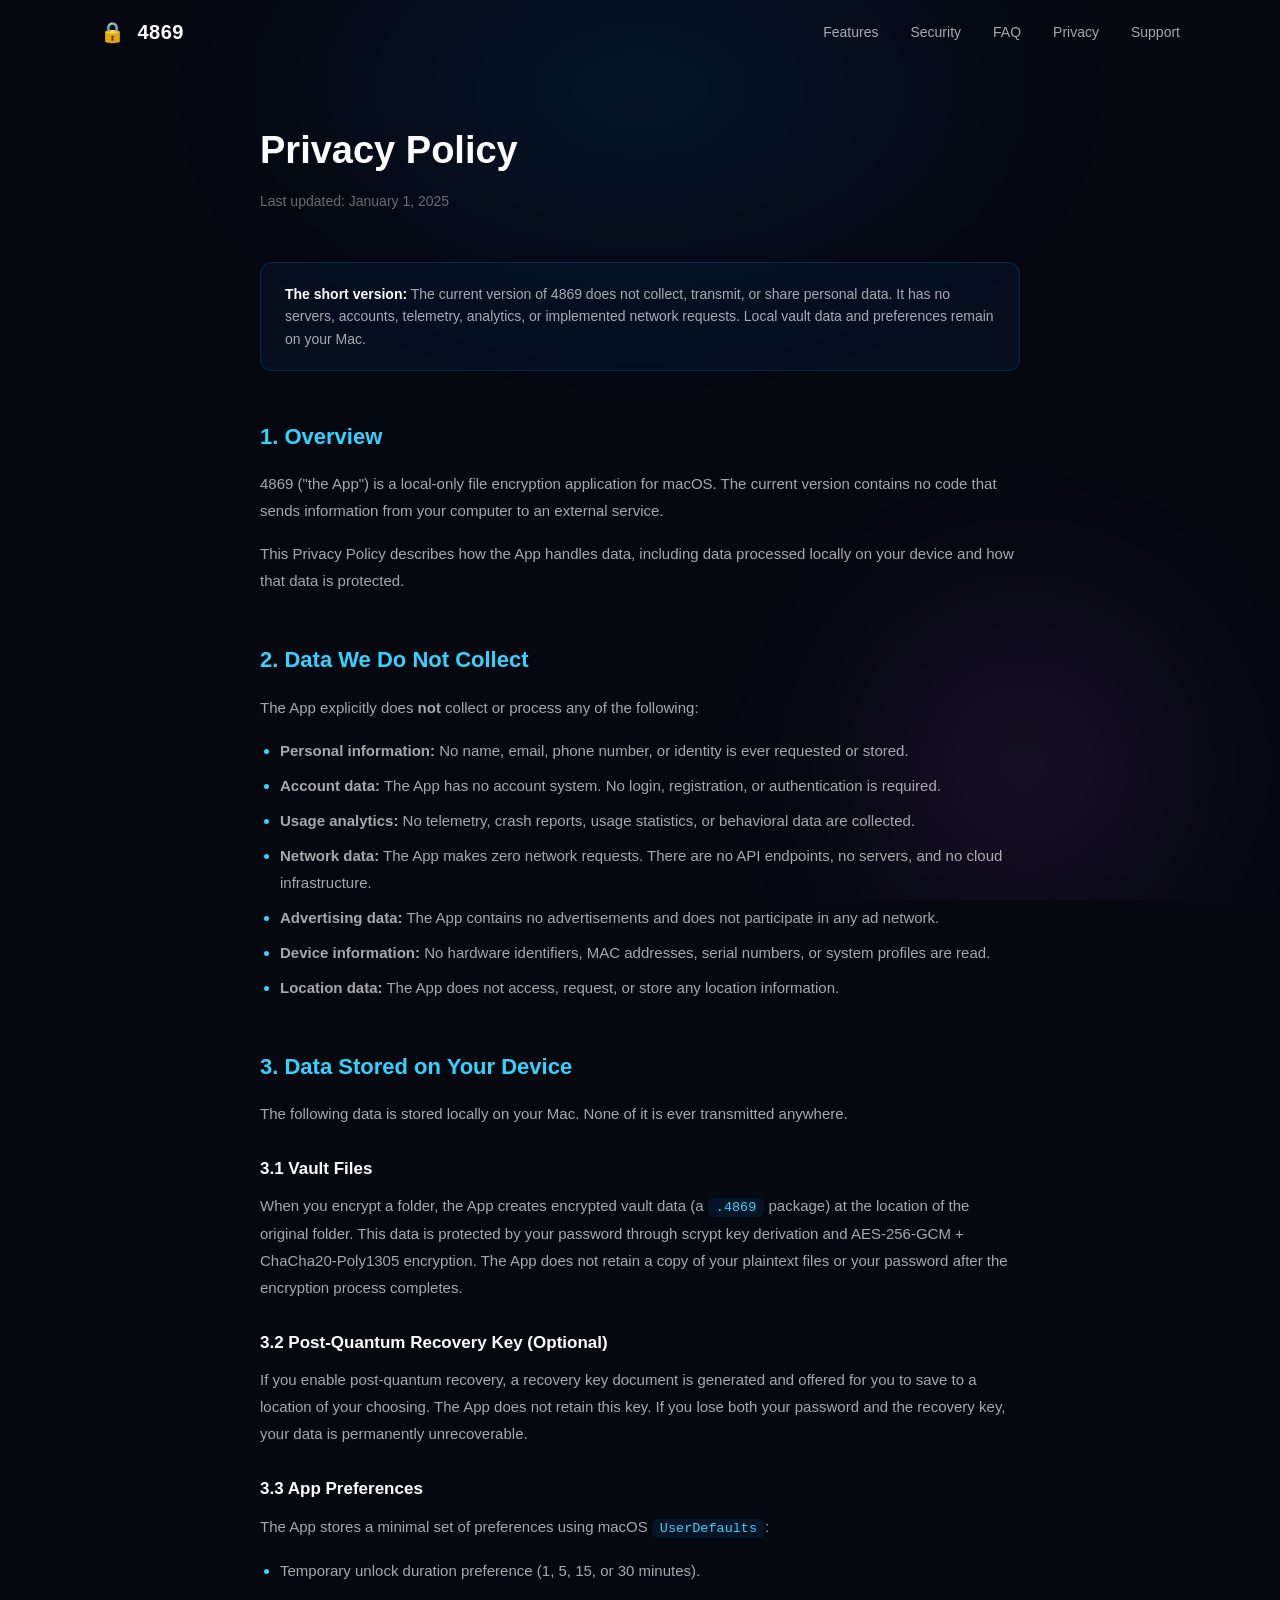
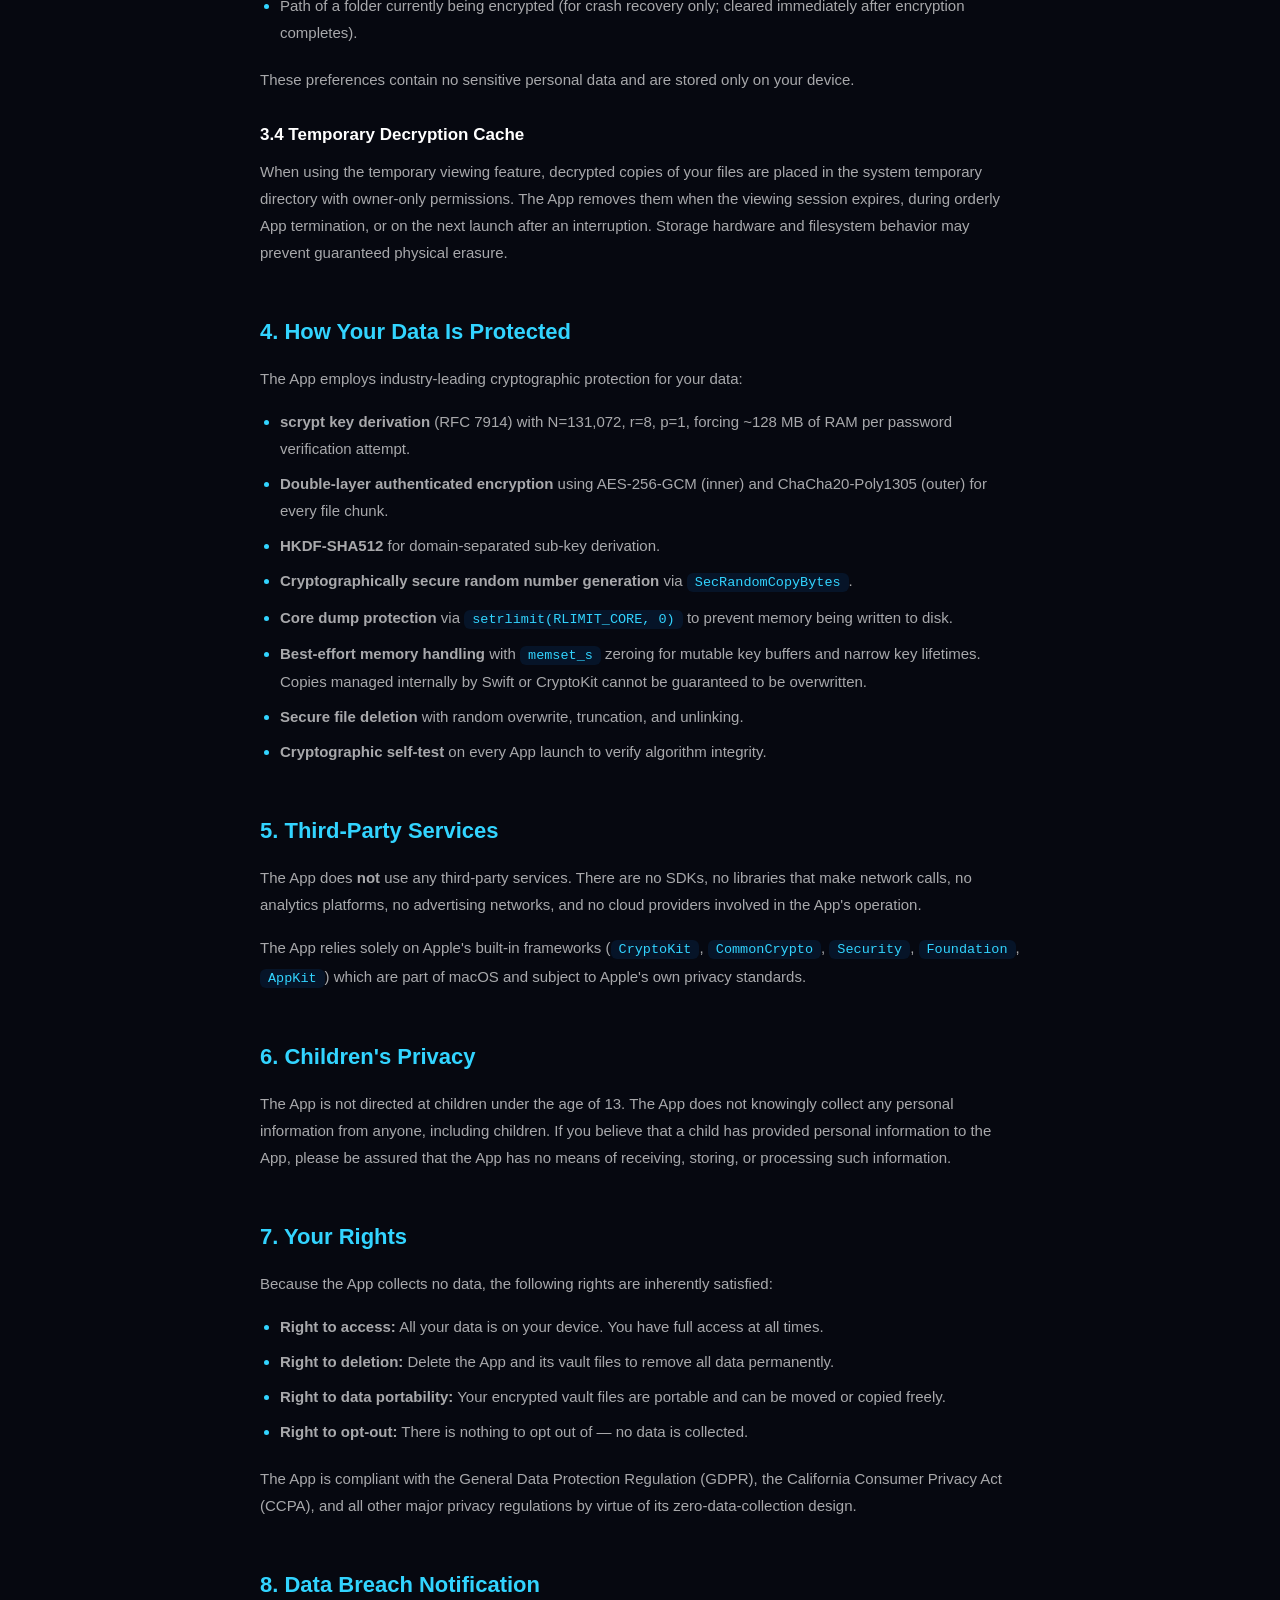
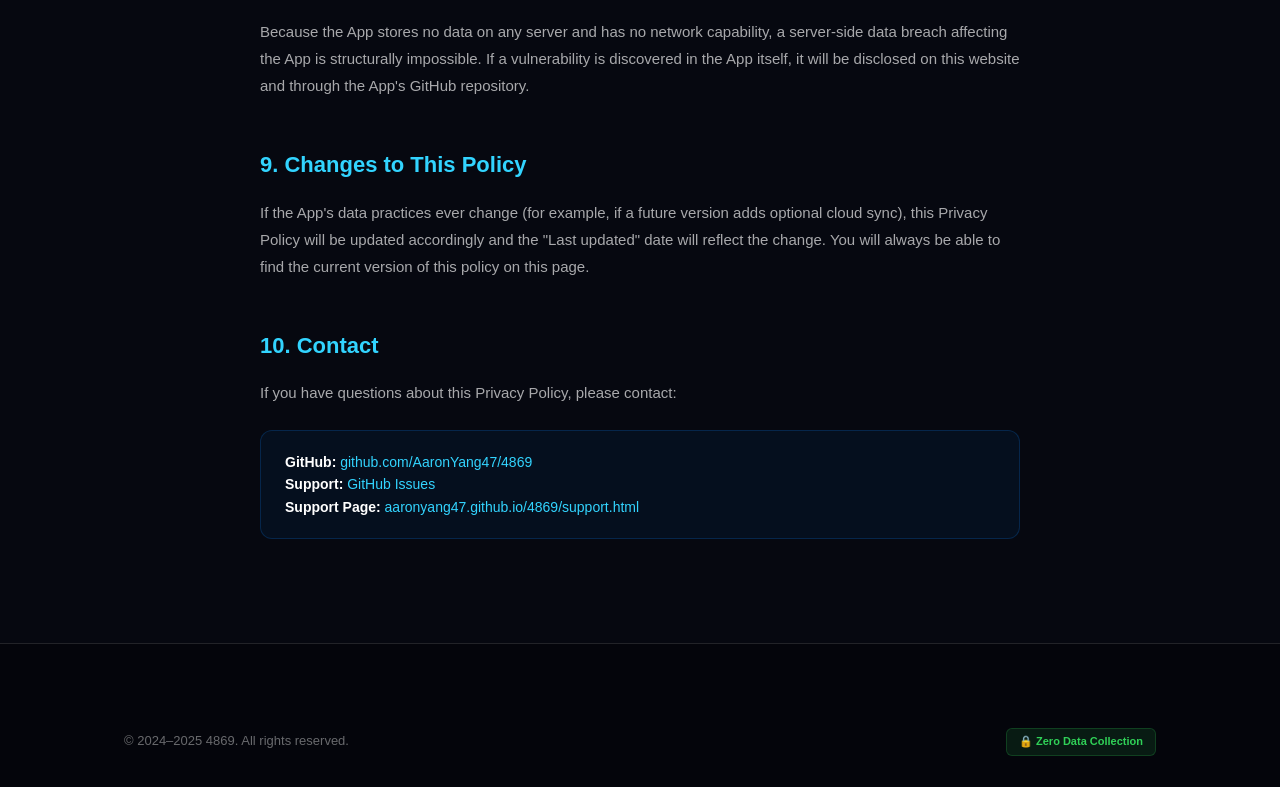
<file: privacy-policy.html>
<!DOCTYPE html>
<html lang="en">
<head>
    <meta charset="UTF-8">
    <meta name="viewport" content="width=device-width, initial-scale=1.0">
    <title>Privacy Policy — 4869</title>
    <meta name="description" content="4869 Privacy Policy. We collect nothing. No accounts, no servers, no telemetry, no analytics, no network access.">
    <link rel="icon" href="data:image/svg+xml,<svg xmlns='http://www.w3.org/2000/svg' viewBox='0 0 100 100'><rect width='100' height='100' rx='22' fill='%230a84ff'/><text x='50' y='68' font-size='48' font-weight='bold' fill='white' text-anchor='middle' font-family='Arial'>4869</text></svg>">
    <link rel="stylesheet" href="css/style.css">
</head>
<body>
    <div class="bg-atmosphere"></div>

    <nav class="navbar scrolled">
        <div class="nav-inner">
            <a href="index.html" class="nav-brand">
                <span class="nav-brand-icon">🔒</span>
                4869
            </a>
            <ul class="nav-links">
                <li><a href="index.html#features">Features</a></li>
                <li><a href="index.html#security">Security</a></li>
                <li><a href="index.html#faq">FAQ</a></li>
                <li><a href="privacy-policy.html">Privacy</a></li>
                <li><a href="support.html">Support</a></li>
            </ul>
            <button class="nav-toggle" aria-label="Toggle menu">☰</button>
        </div>
    </nav>

    <section style="padding: 120px 0 80px;">
        <div class="container">
            <div class="legal-content reveal visible">
                <h1>Privacy Policy</h1>
                <p class="last-updated">Last updated: January 1, 2025</p>

                <div class="callout">
                    <strong>The short version:</strong> The current version of 4869 does not collect, transmit, or share personal data. It has no servers, accounts, telemetry, analytics, or implemented network requests. Local vault data and preferences remain on your Mac.
                </div>

                <h2>1. Overview</h2>
                <p>
                    4869 ("the App") is a local-only file encryption application for macOS. The current version contains no code that sends information from your computer to an external service.
                </p>
                <p>
                    This Privacy Policy describes how the App handles data, including data processed locally on your device and how that data is protected.
                </p>

                <h2>2. Data We Do Not Collect</h2>
                <p>The App explicitly does <strong>not</strong> collect or process any of the following:</p>
                <ul>
                    <li><strong>Personal information:</strong> No name, email, phone number, or identity is ever requested or stored.</li>
                    <li><strong>Account data:</strong> The App has no account system. No login, registration, or authentication is required.</li>
                    <li><strong>Usage analytics:</strong> No telemetry, crash reports, usage statistics, or behavioral data are collected.</li>
                    <li><strong>Network data:</strong> The App makes zero network requests. There are no API endpoints, no servers, and no cloud infrastructure.</li>
                    <li><strong>Advertising data:</strong> The App contains no advertisements and does not participate in any ad network.</li>
                    <li><strong>Device information:</strong> No hardware identifiers, MAC addresses, serial numbers, or system profiles are read.</li>
                    <li><strong>Location data:</strong> The App does not access, request, or store any location information.</li>
                </ul>

                <h2>3. Data Stored on Your Device</h2>
                <p>The following data is stored locally on your Mac. None of it is ever transmitted anywhere.</p>

                <h3>3.1 Vault Files</h3>
                <p>
                    When you encrypt a folder, the App creates encrypted vault data (a <code>.4869</code> package) at the location of the original folder. This data is protected by your password through scrypt key derivation and AES-256-GCM + ChaCha20-Poly1305 encryption. The App does not retain a copy of your plaintext files or your password after the encryption process completes.
                </p>

                <h3>3.2 Post-Quantum Recovery Key (Optional)</h3>
                <p>
                    If you enable post-quantum recovery, a recovery key document is generated and offered for you to save to a location of your choosing. The App does not retain this key. If you lose both your password and the recovery key, your data is permanently unrecoverable.
                </p>

                <h3>3.3 App Preferences</h3>
                <p>
                    The App stores a minimal set of preferences using macOS <code>UserDefaults</code>:
                </p>
                <ul>
                    <li>Temporary unlock duration preference (1, 5, 15, or 30 minutes).</li>
                    <li>Path of a folder currently being encrypted (for crash recovery only; cleared immediately after encryption completes).</li>
                </ul>
                <p>These preferences contain no sensitive personal data and are stored only on your device.</p>

                <h3>3.4 Temporary Decryption Cache</h3>
                <p>
                    When using the temporary viewing feature, decrypted copies of your files are placed in the system temporary directory with owner-only permissions. The App removes them when the viewing session expires, during orderly App termination, or on the next launch after an interruption. Storage hardware and filesystem behavior may prevent guaranteed physical erasure.
                </p>

                <h2>4. How Your Data Is Protected</h2>
                <p>The App employs industry-leading cryptographic protection for your data:</p>
                <ul>
                    <li><strong>scrypt key derivation</strong> (RFC 7914) with N=131,072, r=8, p=1, forcing ~128 MB of RAM per password verification attempt.</li>
                    <li><strong>Double-layer authenticated encryption</strong> using AES-256-GCM (inner) and ChaCha20-Poly1305 (outer) for every file chunk.</li>
                    <li><strong>HKDF-SHA512</strong> for domain-separated sub-key derivation.</li>
                    <li><strong>Cryptographically secure random number generation</strong> via <code>SecRandomCopyBytes</code>.</li>
                    <li><strong>Core dump protection</strong> via <code>setrlimit(RLIMIT_CORE, 0)</code> to prevent memory being written to disk.</li>
                    <li><strong>Best-effort memory handling</strong> with <code>memset_s</code> zeroing for mutable key buffers and narrow key lifetimes. Copies managed internally by Swift or CryptoKit cannot be guaranteed to be overwritten.</li>
                    <li><strong>Secure file deletion</strong> with random overwrite, truncation, and unlinking.</li>
                    <li><strong>Cryptographic self-test</strong> on every App launch to verify algorithm integrity.</li>
                </ul>

                <h2>5. Third-Party Services</h2>
                <p>
                    The App does <strong>not</strong> use any third-party services. There are no SDKs, no libraries that make network calls, no analytics platforms, no advertising networks, and no cloud providers involved in the App's operation.
                </p>
                <p>
                    The App relies solely on Apple's built-in frameworks (<code>CryptoKit</code>, <code>CommonCrypto</code>, <code>Security</code>, <code>Foundation</code>, <code>AppKit</code>) which are part of macOS and subject to Apple's own privacy standards.
                </p>

                <h2>6. Children's Privacy</h2>
                <p>
                    The App is not directed at children under the age of 13. The App does not knowingly collect any personal information from anyone, including children. If you believe that a child has provided personal information to the App, please be assured that the App has no means of receiving, storing, or processing such information.
                </p>

                <h2>7. Your Rights</h2>
                <p>Because the App collects no data, the following rights are inherently satisfied:</p>
                <ul>
                    <li><strong>Right to access:</strong> All your data is on your device. You have full access at all times.</li>
                    <li><strong>Right to deletion:</strong> Delete the App and its vault files to remove all data permanently.</li>
                    <li><strong>Right to data portability:</strong> Your encrypted vault files are portable and can be moved or copied freely.</li>
                    <li><strong>Right to opt-out:</strong> There is nothing to opt out of — no data is collected.</li>
                </ul>
                <p>
                    The App is compliant with the General Data Protection Regulation (GDPR), the California Consumer Privacy Act (CCPA), and all other major privacy regulations by virtue of its zero-data-collection design.
                </p>

                <h2>8. Data Breach Notification</h2>
                <p>
                    Because the App stores no data on any server and has no network capability, a server-side data breach affecting the App is structurally impossible. If a vulnerability is discovered in the App itself, it will be disclosed on this website and through the App's GitHub repository.
                </p>

                <h2>9. Changes to This Policy</h2>
                <p>
                    If the App's data practices ever change (for example, if a future version adds optional cloud sync), this Privacy Policy will be updated accordingly and the "Last updated" date will reflect the change. You will always be able to find the current version of this policy on this page.
                </p>

                <h2>10. Contact</h2>
                <p>
                    If you have questions about this Privacy Policy, please contact:
                </p>
                <div class="callout">
                    <strong>GitHub:</strong> <a href="https://github.com/AaronYang47/4869" style="color: var(--accent-cyan);">github.com/AaronYang47/4869</a><br>
                    <strong>Support:</strong> <a href="https://github.com/AaronYang47/4869/issues" style="color: var(--accent-cyan);">GitHub Issues</a><br>
                    <strong>Support Page:</strong> <a href="support.html" style="color: var(--accent-cyan);">aaronyang47.github.io/4869/support.html</a>
                </div>
            </div>
        </div>
    </section>

    <footer class="footer">
        <div class="container">
            <div class="footer-bottom" style="border: none;">
                <p>&copy; 2024–2025 4869. All rights reserved.</p>
                <span class="footer-badge">🔒 Zero Data Collection</span>
            </div>
        </div>
    </footer>

    <script src="js/main.js"></script>
</body>
</html>
</file>
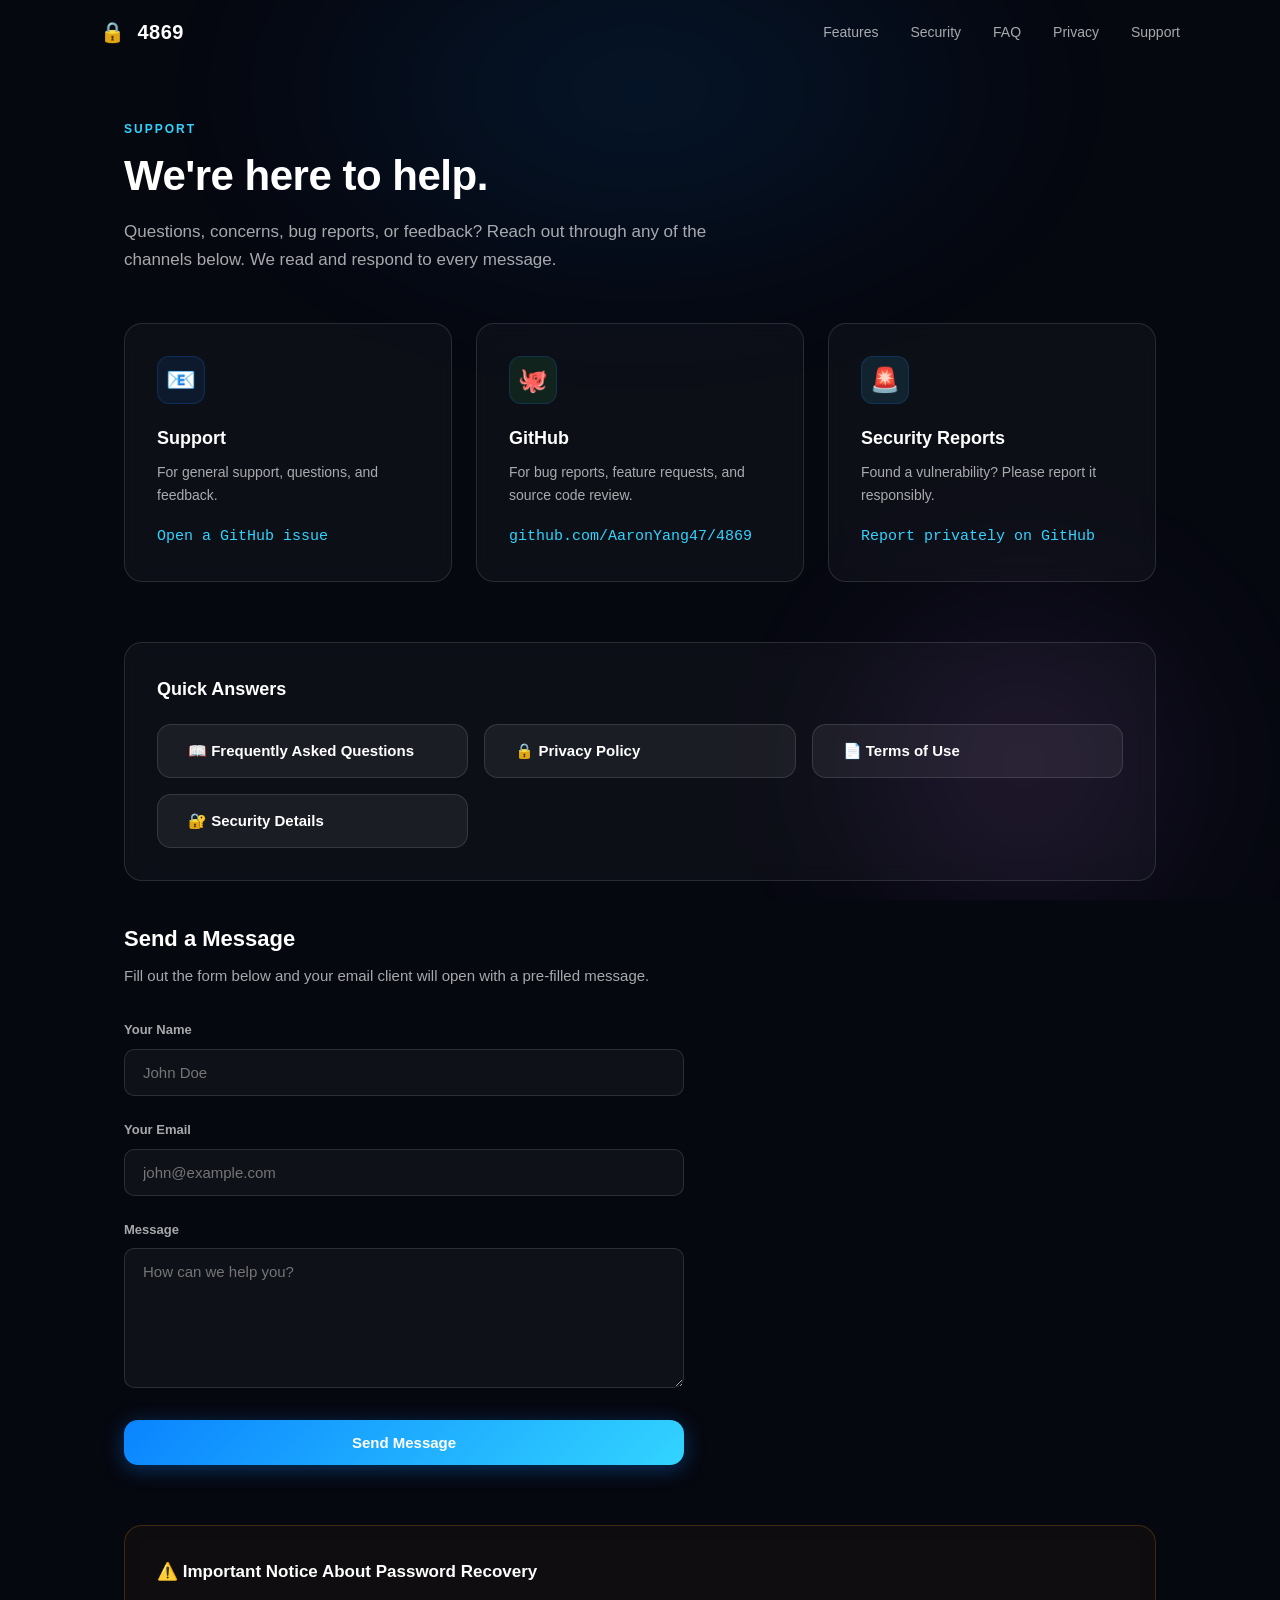
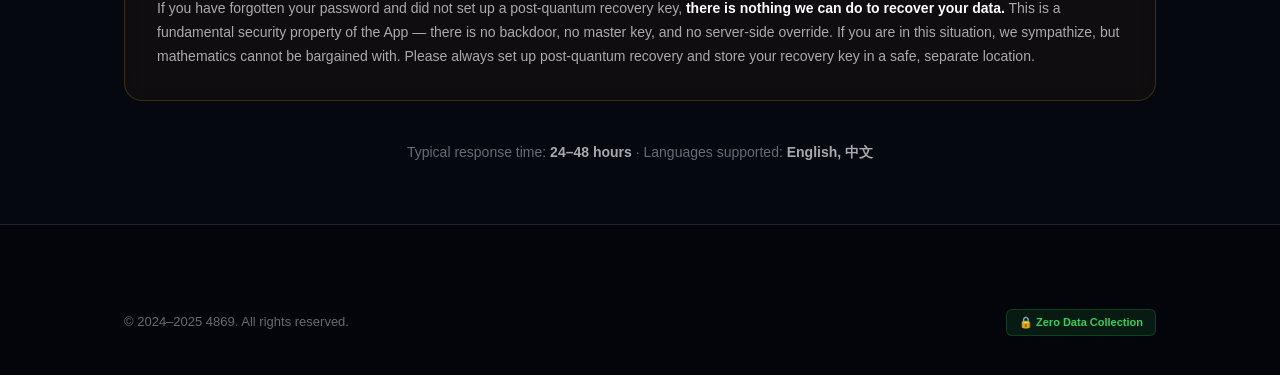
<file: support.html>
<!DOCTYPE html>
<html lang="en">
<head>
    <meta charset="UTF-8">
    <meta name="viewport" content="width=device-width, initial-scale=1.0">
    <title>Support & Contact — 4869</title>
    <meta name="description" content="Get support for 4869. Contact us via email or GitHub. We respond to every inquiry.">
    <link rel="icon" href="data:image/svg+xml,<svg xmlns='http://www.w3.org/2000/svg' viewBox='0 0 100 100'><rect width='100' height='100' rx='22' fill='%230a84ff'/><text x='50' y='68' font-size='48' font-weight='bold' fill='white' text-anchor='middle' font-family='Arial'>4869</text></svg>">
    <link rel="stylesheet" href="css/style.css">
</head>
<body>
    <div class="bg-atmosphere"></div>

    <nav class="navbar scrolled">
        <div class="nav-inner">
            <a href="index.html" class="nav-brand">
                <span class="nav-brand-icon">🔒</span>
                4869
            </a>
            <ul class="nav-links">
                <li><a href="index.html#features">Features</a></li>
                <li><a href="index.html#security">Security</a></li>
                <li><a href="index.html#faq">FAQ</a></li>
                <li><a href="privacy-policy.html">Privacy</a></li>
                <li><a href="support.html">Support</a></li>
            </ul>
            <button class="nav-toggle" aria-label="Toggle menu">☰</button>
        </div>
    </nav>

    <section style="padding: 120px 0 60px;">
        <div class="container">
            <div class="reveal visible">
                <div class="section-label">Support</div>
                <h1 class="section-title">We're here to help.</h1>
                <p class="section-subtitle">
                    Questions, concerns, bug reports, or feedback? Reach out through any of the channels below.
                    We read and respond to every message.
                </p>
            </div>

            <!-- Contact Cards -->
            <div class="feature-grid reveal visible" style="margin-bottom: 60px;">
                <div class="glass-card">
                    <div class="feature-icon" style="background: rgba(10, 132, 255, 0.1);">📧</div>
                    <h3 style="font-size: 18px; margin-bottom: 8px;">Support</h3>
                    <p style="font-size: 14px; color: var(--text-secondary); margin-bottom: 16px;">
                        For general support, questions, and feedback.
                    </p>
                    <a href="https://github.com/AaronYang47/4869/issues/new" style="color: var(--accent-cyan); font-size: 15px; font-family: var(--font-mono);">
                        Open a GitHub issue
                    </a>
                </div>

                <div class="glass-card">
                    <div class="feature-icon" style="background: rgba(48, 209, 88, 0.1);">🐙</div>
                    <h3 style="font-size: 18px; margin-bottom: 8px;">GitHub</h3>
                    <p style="font-size: 14px; color: var(--text-secondary); margin-bottom: 16px;">
                        For bug reports, feature requests, and source code review.
                    </p>
                    <a href="https://github.com/AaronYang47/4869" style="color: var(--accent-cyan); font-size: 15px; font-family: var(--font-mono);">
                        github.com/AaronYang47/4869
                    </a>
                </div>

                <div class="glass-card">
                    <div class="feature-icon" style="background: rgba(50, 212, 255, 0.1);">🚨</div>
                    <h3 style="font-size: 18px; margin-bottom: 8px;">Security Reports</h3>
                    <p style="font-size: 14px; color: var(--text-secondary); margin-bottom: 16px;">
                        Found a vulnerability? Please report it responsibly.
                    </p>
                    <a href="https://github.com/AaronYang47/4869/security/advisories/new" style="color: var(--accent-cyan); font-size: 15px; font-family: var(--font-mono);">
                        Report privately on GitHub
                    </a>
                </div>
            </div>

            <!-- Quick Links -->
            <div class="reveal visible glass-card" style="margin-bottom: 40px;">
                <h3 style="font-size: 18px; margin-bottom: 20px;">Quick Answers</h3>
                <div style="display: grid; grid-template-columns: repeat(auto-fit, minmax(240px, 1fr)); gap: 16px;">
                    <a href="index.html#faq" class="btn btn-secondary" style="justify-content: flex-start;">📖 Frequently Asked Questions</a>
                    <a href="privacy-policy.html" class="btn btn-secondary" style="justify-content: flex-start;">🔒 Privacy Policy</a>
                    <a href="terms.html" class="btn btn-secondary" style="justify-content: flex-start;">📄 Terms of Use</a>
                    <a href="index.html#security" class="btn btn-secondary" style="justify-content: flex-start;">🔐 Security Details</a>
                </div>
            </div>

            <!-- Contact Form -->
            <div class="reveal visible" style="margin-bottom: 60px;">
                <h3 style="font-size: 22px; margin-bottom: 8px;">Send a Message</h3>
                <p style="color: var(--text-secondary); font-size: 15px; margin-bottom: 32px;">
                    Fill out the form below and your email client will open with a pre-filled message.
                </p>

                <form id="contact-form" class="contact-form">
                    <div class="form-group">
                        <label for="name">Your Name</label>
                        <input type="text" id="name" name="name" placeholder="John Doe" required>
                    </div>
                    <div class="form-group">
                        <label for="email">Your Email</label>
                        <input type="email" id="email" name="email" placeholder="john@example.com" required>
                    </div>
                    <div class="form-group">
                        <label for="message">Message</label>
                        <textarea id="message" name="message" placeholder="How can we help you?" required></textarea>
                    </div>
                    <button type="submit" class="btn btn-primary" style="width: 100%; justify-content: center;">
                        Send Message
                    </button>
                </form>
            </div>

            <!-- Important Notice -->
            <div class="reveal visible glass-card" style="border-color: rgba(255, 159, 10, 0.2); background: rgba(255, 159, 10, 0.04);">
                <h3 style="font-size: 17px; margin-bottom: 12px; display: flex; align-items: center; gap: 8px;">
                    ⚠️ Important Notice About Password Recovery
                </h3>
                <p style="font-size: 14px; color: var(--text-secondary); line-height: 1.7;">
                    If you have forgotten your password and did not set up a post-quantum recovery key,
                    <strong style="color: var(--text-primary);">there is nothing we can do to recover your data.</strong>
                    This is a fundamental security property of the App — there is no backdoor, no master key,
                    and no server-side override. If you are in this situation, we sympathize, but mathematics
                    cannot be bargained with. Please always set up post-quantum recovery and store your
                    recovery key in a safe, separate location.
                </p>
            </div>

            <!-- Response Time -->
            <div class="reveal visible" style="margin-top: 40px; text-align: center;">
                <p style="font-size: 14px; color: var(--text-tertiary);">
                    Typical response time: <strong style="color: var(--text-secondary);">24–48 hours</strong> ·
                    Languages supported: <strong style="color: var(--text-secondary);">English, 中文</strong>
                </p>
            </div>
        </div>
    </section>

    <footer class="footer">
        <div class="container">
            <div class="footer-bottom" style="border: none;">
                <p>&copy; 2024–2025 4869. All rights reserved.</p>
                <span class="footer-badge">🔒 Zero Data Collection</span>
            </div>
        </div>
    </footer>

    <script src="js/main.js"></script>
</body>
</html>
</file>
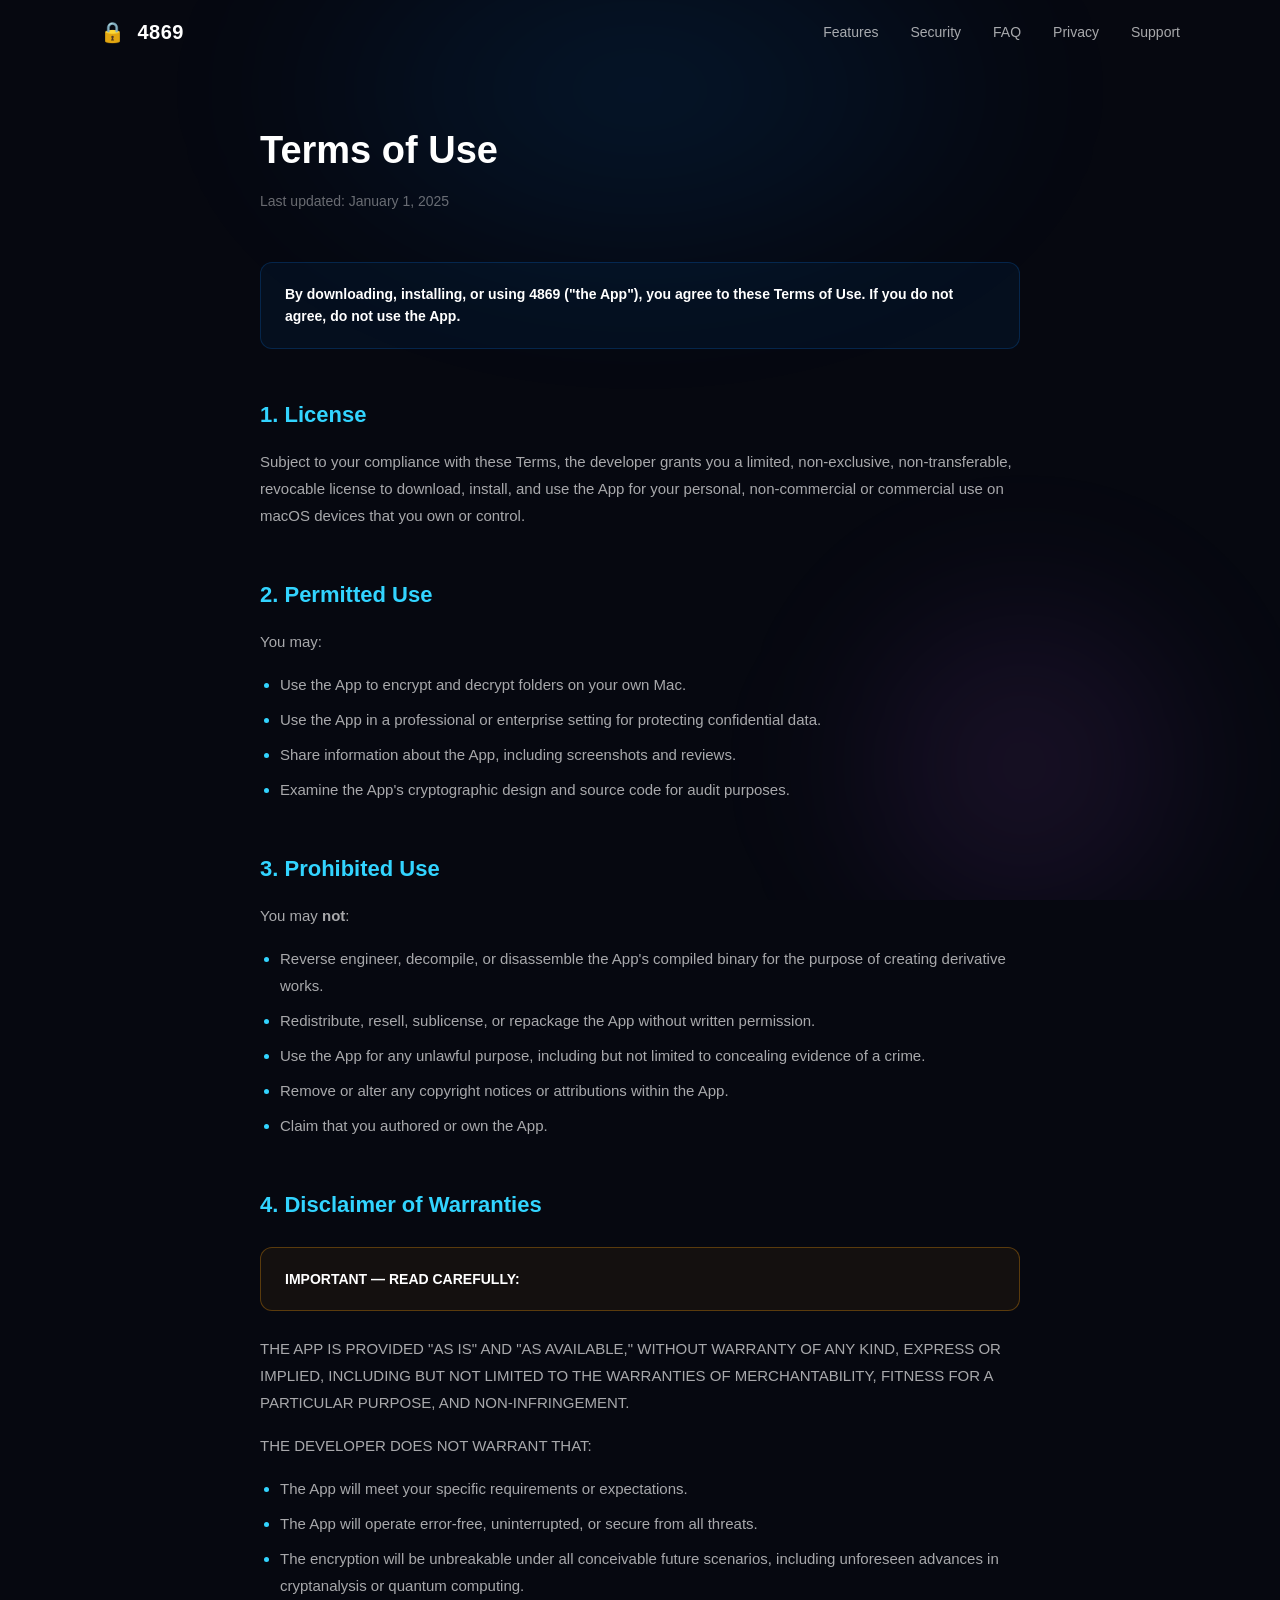
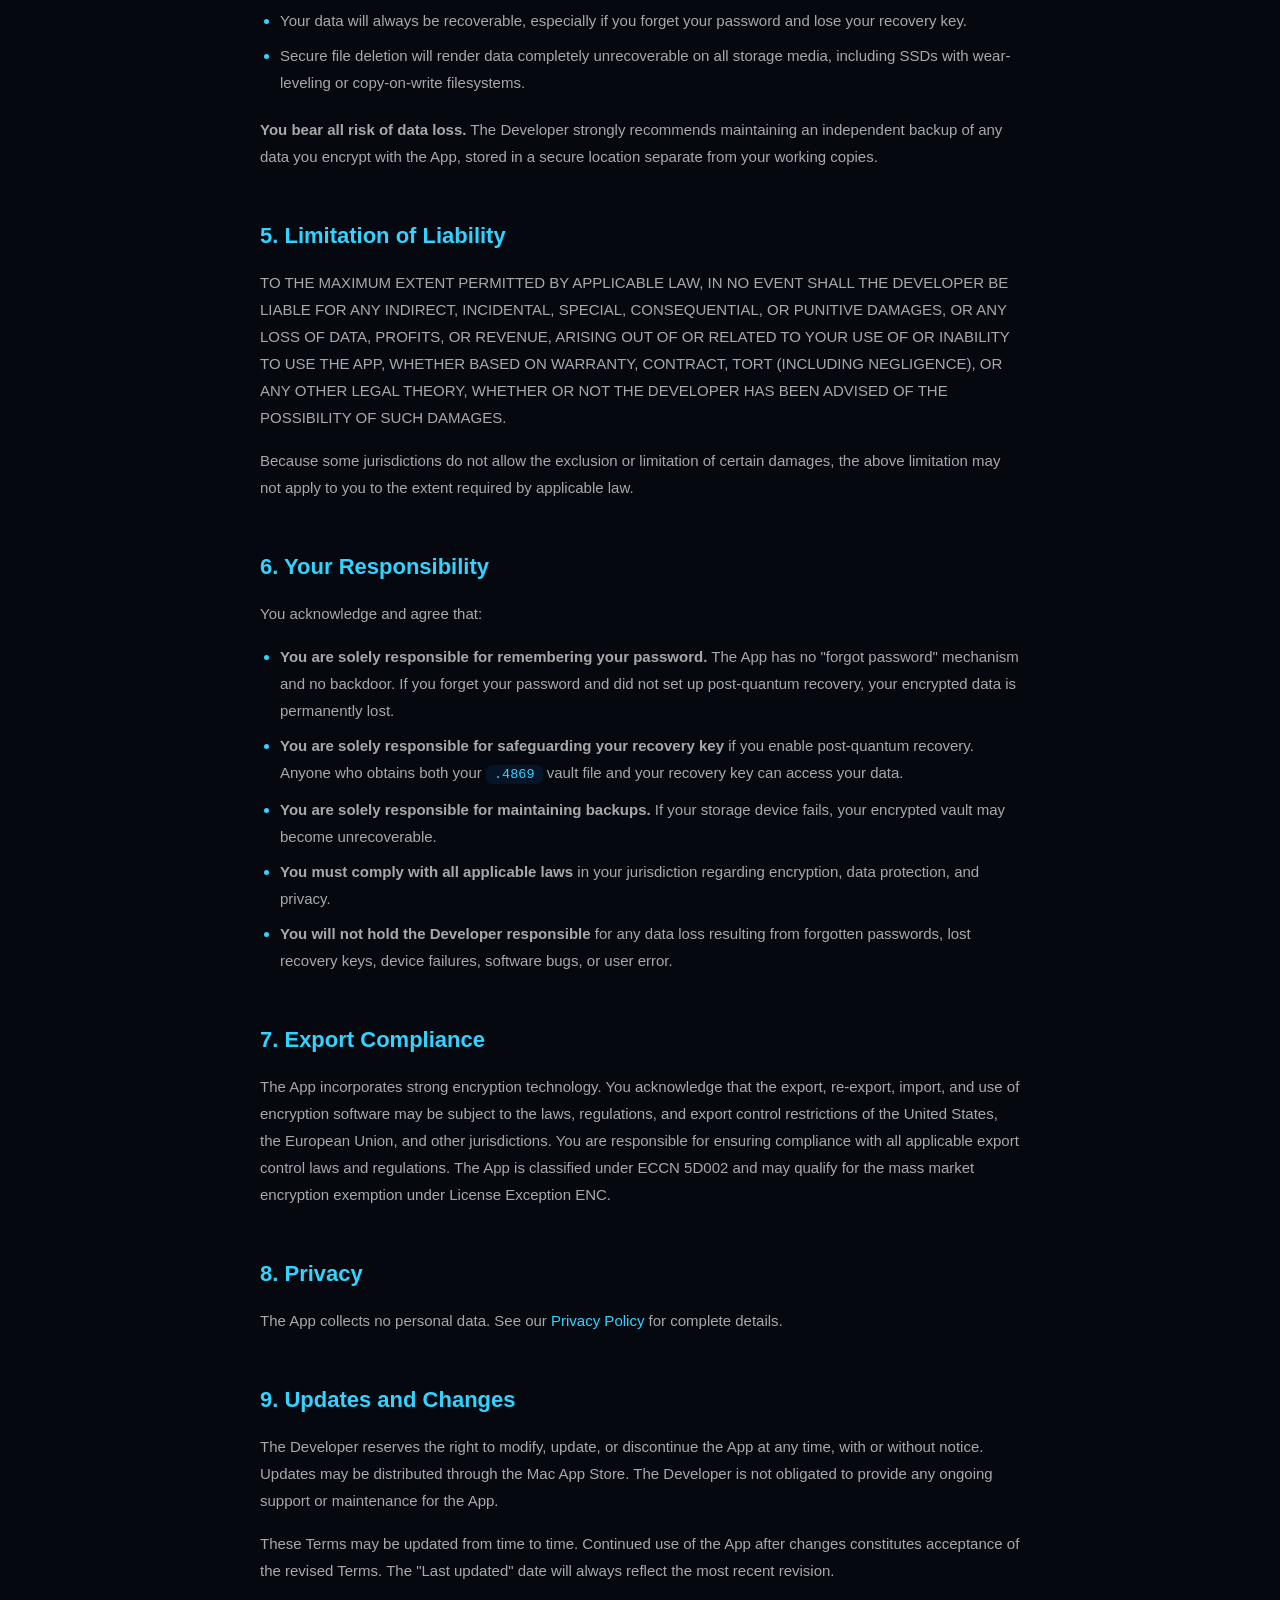
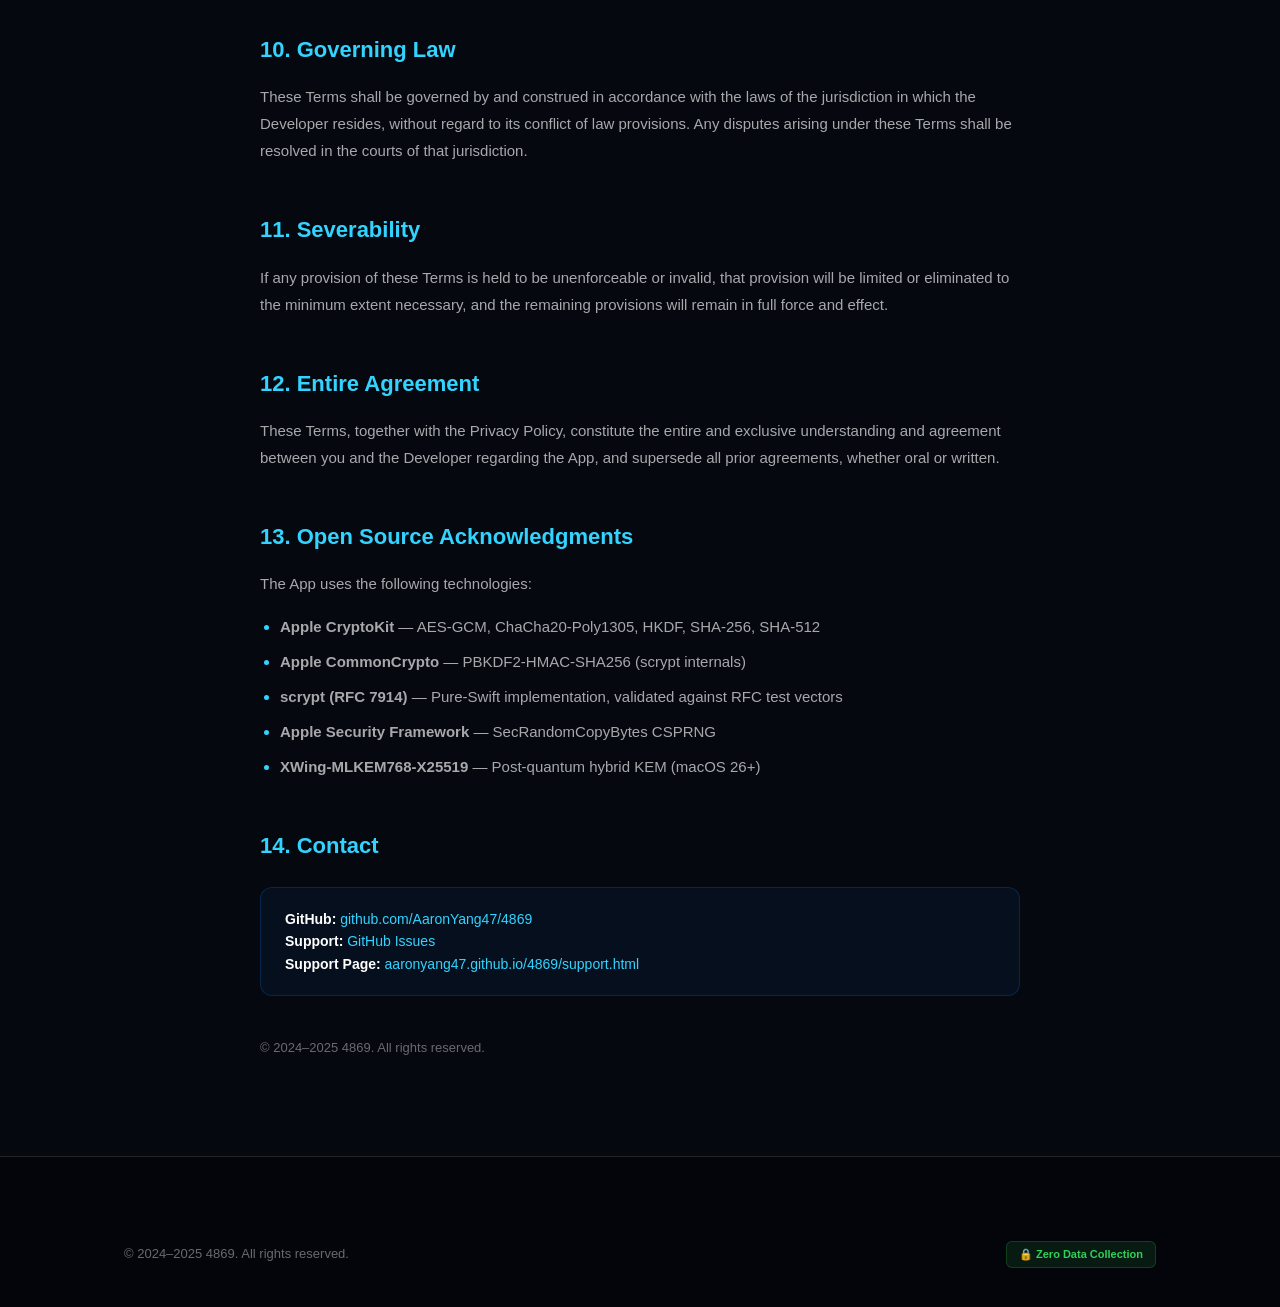
<file: terms.html>
<!DOCTYPE html>
<html lang="en">
<head>
    <meta charset="UTF-8">
    <meta name="viewport" content="width=device-width, initial-scale=1.0">
    <title>Terms of Use & Disclaimer — 4869</title>
    <meta name="description" content="4869 Terms of Use, Disclaimer, and License Agreement.">
    <link rel="icon" href="data:image/svg+xml,<svg xmlns='http://www.w3.org/2000/svg' viewBox='0 0 100 100'><rect width='100' height='100' rx='22' fill='%230a84ff'/><text x='50' y='68' font-size='48' font-weight='bold' fill='white' text-anchor='middle' font-family='Arial'>4869</text></svg>">
    <link rel="stylesheet" href="css/style.css">
</head>
<body>
    <div class="bg-atmosphere"></div>

    <nav class="navbar scrolled">
        <div class="nav-inner">
            <a href="index.html" class="nav-brand">
                <span class="nav-brand-icon">🔒</span>
                4869
            </a>
            <ul class="nav-links">
                <li><a href="index.html#features">Features</a></li>
                <li><a href="index.html#security">Security</a></li>
                <li><a href="index.html#faq">FAQ</a></li>
                <li><a href="privacy-policy.html">Privacy</a></li>
                <li><a href="support.html">Support</a></li>
            </ul>
            <button class="nav-toggle" aria-label="Toggle menu">☰</button>
        </div>
    </nav>

    <section style="padding: 120px 0 80px;">
        <div class="container">
            <div class="legal-content reveal visible">
                <h1>Terms of Use</h1>
                <p class="last-updated">Last updated: January 1, 2025</p>

                <div class="callout">
                    <strong>By downloading, installing, or using 4869 ("the App"), you agree to these Terms of Use. If you do not agree, do not use the App.</strong>
                </div>

                <h2>1. License</h2>
                <p>
                    Subject to your compliance with these Terms, the developer grants you a limited, non-exclusive, non-transferable, revocable license to download, install, and use the App for your personal, non-commercial or commercial use on macOS devices that you own or control.
                </p>

                <h2>2. Permitted Use</h2>
                <p>You may:</p>
                <ul>
                    <li>Use the App to encrypt and decrypt folders on your own Mac.</li>
                    <li>Use the App in a professional or enterprise setting for protecting confidential data.</li>
                    <li>Share information about the App, including screenshots and reviews.</li>
                    <li>Examine the App's cryptographic design and source code for audit purposes.</li>
                </ul>

                <h2>3. Prohibited Use</h2>
                <p>You may <strong>not</strong>:</p>
                <ul>
                    <li>Reverse engineer, decompile, or disassemble the App's compiled binary for the purpose of creating derivative works.</li>
                    <li>Redistribute, resell, sublicense, or repackage the App without written permission.</li>
                    <li>Use the App for any unlawful purpose, including but not limited to concealing evidence of a crime.</li>
                    <li>Remove or alter any copyright notices or attributions within the App.</li>
                    <li>Claim that you authored or own the App.</li>
                </ul>

                <h2 id="disclaimer">4. Disclaimer of Warranties</h2>
                <div class="callout" style="border-color: rgba(255, 159, 10, 0.3); background: rgba(255, 159, 10, 0.06);">
                    <strong>IMPORTANT — READ CAREFULLY:</strong>
                </div>
                <p>
                    THE APP IS PROVIDED "AS IS" AND "AS AVAILABLE," WITHOUT WARRANTY OF ANY KIND, EXPRESS OR IMPLIED, INCLUDING BUT NOT LIMITED TO THE WARRANTIES OF MERCHANTABILITY, FITNESS FOR A PARTICULAR PURPOSE, AND NON-INFRINGEMENT.
                </p>
                <p>
                    THE DEVELOPER DOES NOT WARRANT THAT:
                </p>
                <ul>
                    <li>The App will meet your specific requirements or expectations.</li>
                    <li>The App will operate error-free, uninterrupted, or secure from all threats.</li>
                    <li>The encryption will be unbreakable under all conceivable future scenarios, including unforeseen advances in cryptanalysis or quantum computing.</li>
                    <li>Your data will always be recoverable, especially if you forget your password and lose your recovery key.</li>
                    <li>Secure file deletion will render data completely unrecoverable on all storage media, including SSDs with wear-leveling or copy-on-write filesystems.</li>
                </ul>
                <p>
                    <strong>You bear all risk of data loss.</strong> The Developer strongly recommends maintaining an independent backup of any data you encrypt with the App, stored in a secure location separate from your working copies.
                </p>

                <h2>5. Limitation of Liability</h2>
                <p>
                    TO THE MAXIMUM EXTENT PERMITTED BY APPLICABLE LAW, IN NO EVENT SHALL THE DEVELOPER BE LIABLE FOR ANY INDIRECT, INCIDENTAL, SPECIAL, CONSEQUENTIAL, OR PUNITIVE DAMAGES, OR ANY LOSS OF DATA, PROFITS, OR REVENUE, ARISING OUT OF OR RELATED TO YOUR USE OF OR INABILITY TO USE THE APP, WHETHER BASED ON WARRANTY, CONTRACT, TORT (INCLUDING NEGLIGENCE), OR ANY OTHER LEGAL THEORY, WHETHER OR NOT THE DEVELOPER HAS BEEN ADVISED OF THE POSSIBILITY OF SUCH DAMAGES.
                </p>
                <p>
                    Because some jurisdictions do not allow the exclusion or limitation of certain damages, the above limitation may not apply to you to the extent required by applicable law.
                </p>

                <h2>6. Your Responsibility</h2>
                <p>
                    You acknowledge and agree that:
                </p>
                <ul>
                    <li><strong>You are solely responsible for remembering your password.</strong> The App has no "forgot password" mechanism and no backdoor. If you forget your password and did not set up post-quantum recovery, your encrypted data is permanently lost.</li>
                    <li><strong>You are solely responsible for safeguarding your recovery key</strong> if you enable post-quantum recovery. Anyone who obtains both your <code>.4869</code> vault file and your recovery key can access your data.</li>
                    <li><strong>You are solely responsible for maintaining backups.</strong> If your storage device fails, your encrypted vault may become unrecoverable.</li>
                    <li><strong>You must comply with all applicable laws</strong> in your jurisdiction regarding encryption, data protection, and privacy.</li>
                    <li><strong>You will not hold the Developer responsible</strong> for any data loss resulting from forgotten passwords, lost recovery keys, device failures, software bugs, or user error.</li>
                </ul>

                <h2>7. Export Compliance</h2>
                <p>
                    The App incorporates strong encryption technology. You acknowledge that the export, re-export, import, and use of encryption software may be subject to the laws, regulations, and export control restrictions of the United States, the European Union, and other jurisdictions. You are responsible for ensuring compliance with all applicable export control laws and regulations. The App is classified under ECCN 5D002 and may qualify for the mass market encryption exemption under License Exception ENC.
                </p>

                <h2>8. Privacy</h2>
                <p>
                    The App collects no personal data. See our <a href="privacy-policy.html" style="color: var(--accent-cyan);">Privacy Policy</a> for complete details.
                </p>

                <h2>9. Updates and Changes</h2>
                <p>
                    The Developer reserves the right to modify, update, or discontinue the App at any time, with or without notice. Updates may be distributed through the Mac App Store. The Developer is not obligated to provide any ongoing support or maintenance for the App.
                </p>
                <p>
                    These Terms may be updated from time to time. Continued use of the App after changes constitutes acceptance of the revised Terms. The "Last updated" date will always reflect the most recent revision.
                </p>

                <h2>10. Governing Law</h2>
                <p>
                    These Terms shall be governed by and construed in accordance with the laws of the jurisdiction in which the Developer resides, without regard to its conflict of law provisions. Any disputes arising under these Terms shall be resolved in the courts of that jurisdiction.
                </p>

                <h2>11. Severability</h2>
                <p>
                    If any provision of these Terms is held to be unenforceable or invalid, that provision will be limited or eliminated to the minimum extent necessary, and the remaining provisions will remain in full force and effect.
                </p>

                <h2>12. Entire Agreement</h2>
                <p>
                    These Terms, together with the Privacy Policy, constitute the entire and exclusive understanding and agreement between you and the Developer regarding the App, and supersede all prior agreements, whether oral or written.
                </p>

                <h2 id="license">13. Open Source Acknowledgments</h2>
                <p>
                    The App uses the following technologies:
                </p>
                <ul>
                    <li><strong>Apple CryptoKit</strong> — AES-GCM, ChaCha20-Poly1305, HKDF, SHA-256, SHA-512</li>
                    <li><strong>Apple CommonCrypto</strong> — PBKDF2-HMAC-SHA256 (scrypt internals)</li>
                    <li><strong>scrypt (RFC 7914)</strong> — Pure-Swift implementation, validated against RFC test vectors</li>
                    <li><strong>Apple Security Framework</strong> — SecRandomCopyBytes CSPRNG</li>
                    <li><strong>XWing-MLKEM768-X25519</strong> — Post-quantum hybrid KEM (macOS 26+)</li>
                </ul>

                <h2>14. Contact</h2>
                <div class="callout">
                    <strong>GitHub:</strong> <a href="https://github.com/AaronYang47/4869" style="color: var(--accent-cyan);">github.com/AaronYang47/4869</a><br>
                    <strong>Support:</strong> <a href="https://github.com/AaronYang47/4869/issues" style="color: var(--accent-cyan);">GitHub Issues</a><br>
                    <strong>Support Page:</strong> <a href="support.html" style="color: var(--accent-cyan);">aaronyang47.github.io/4869/support.html</a>
                </div>

                <p style="margin-top: 40px; font-size: 13px; color: var(--text-tertiary);">
                    &copy; 2024–2025 4869. All rights reserved.
                </p>
            </div>
        </div>
    </section>

    <footer class="footer">
        <div class="container">
            <div class="footer-bottom" style="border: none;">
                <p>&copy; 2024–2025 4869. All rights reserved.</p>
                <span class="footer-badge">🔒 Zero Data Collection</span>
            </div>
        </div>
    </footer>

    <script src="js/main.js"></script>
</body>
</html>
</file>
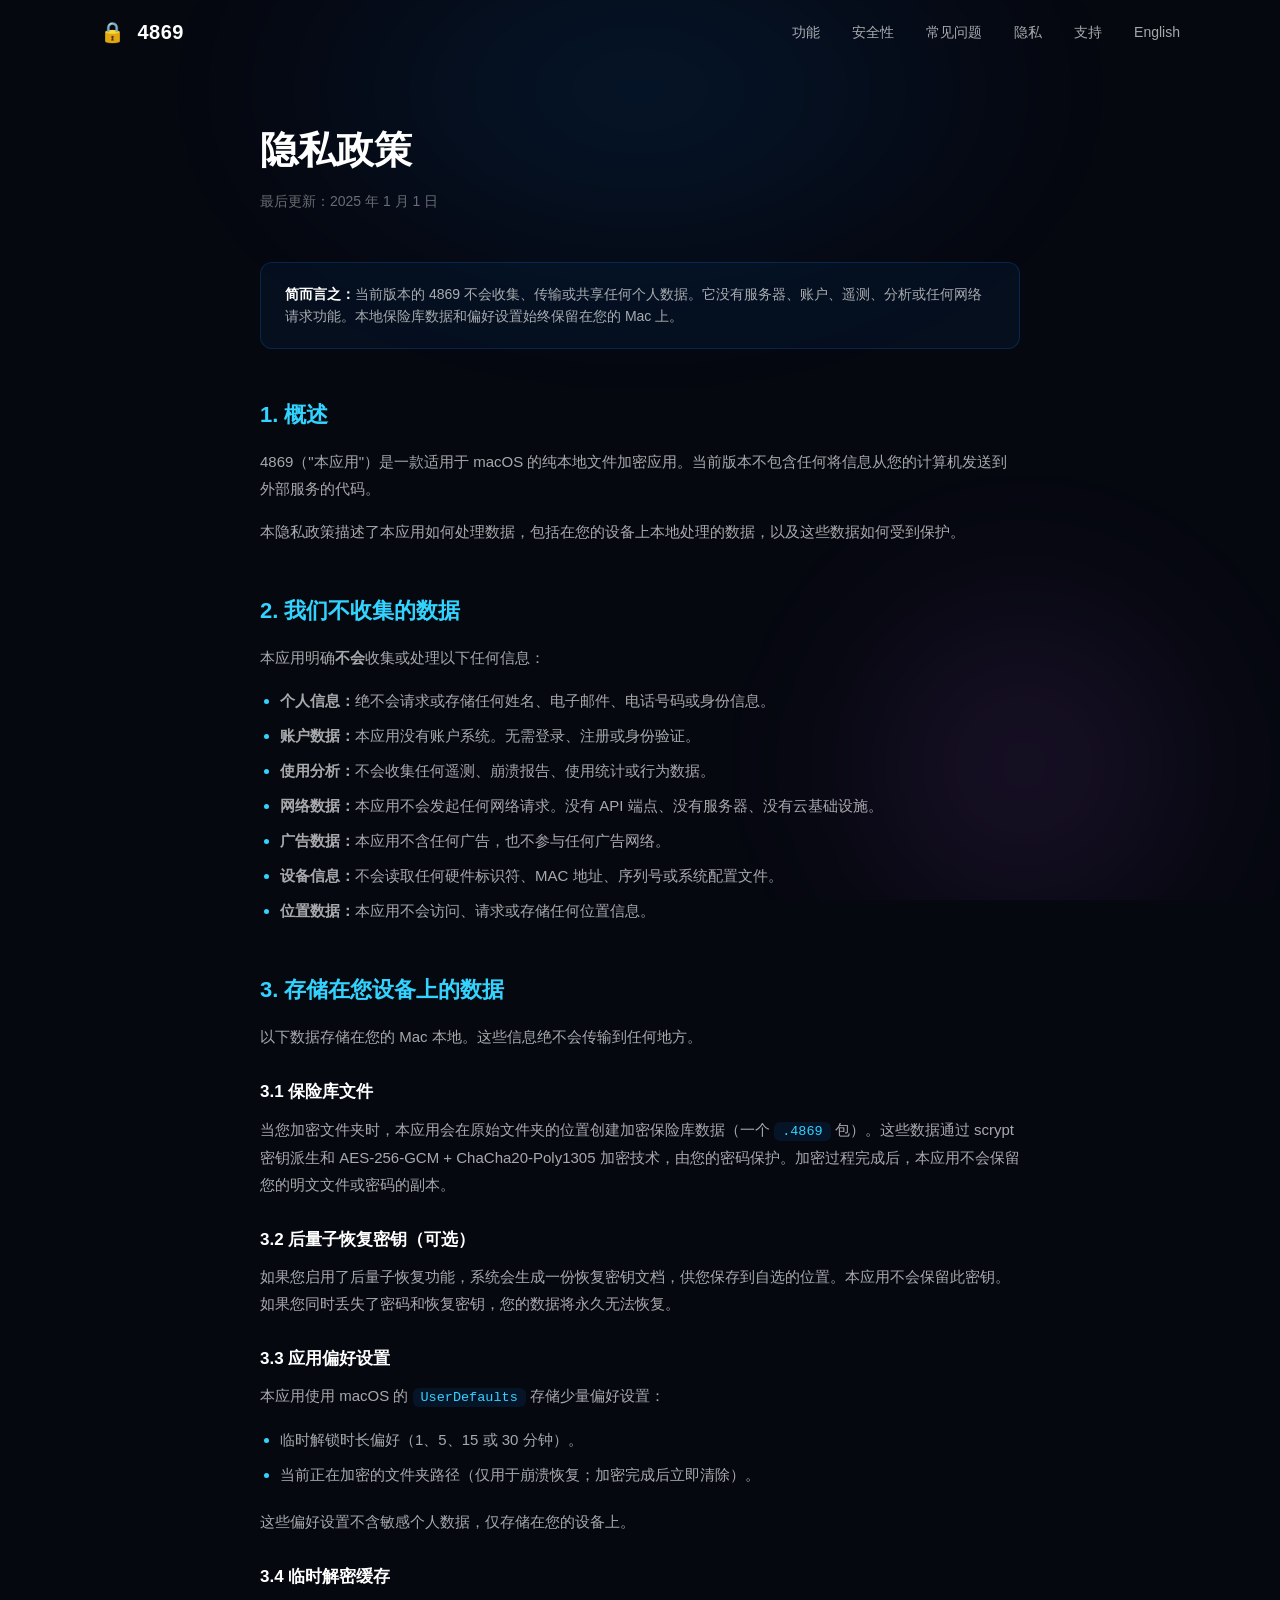
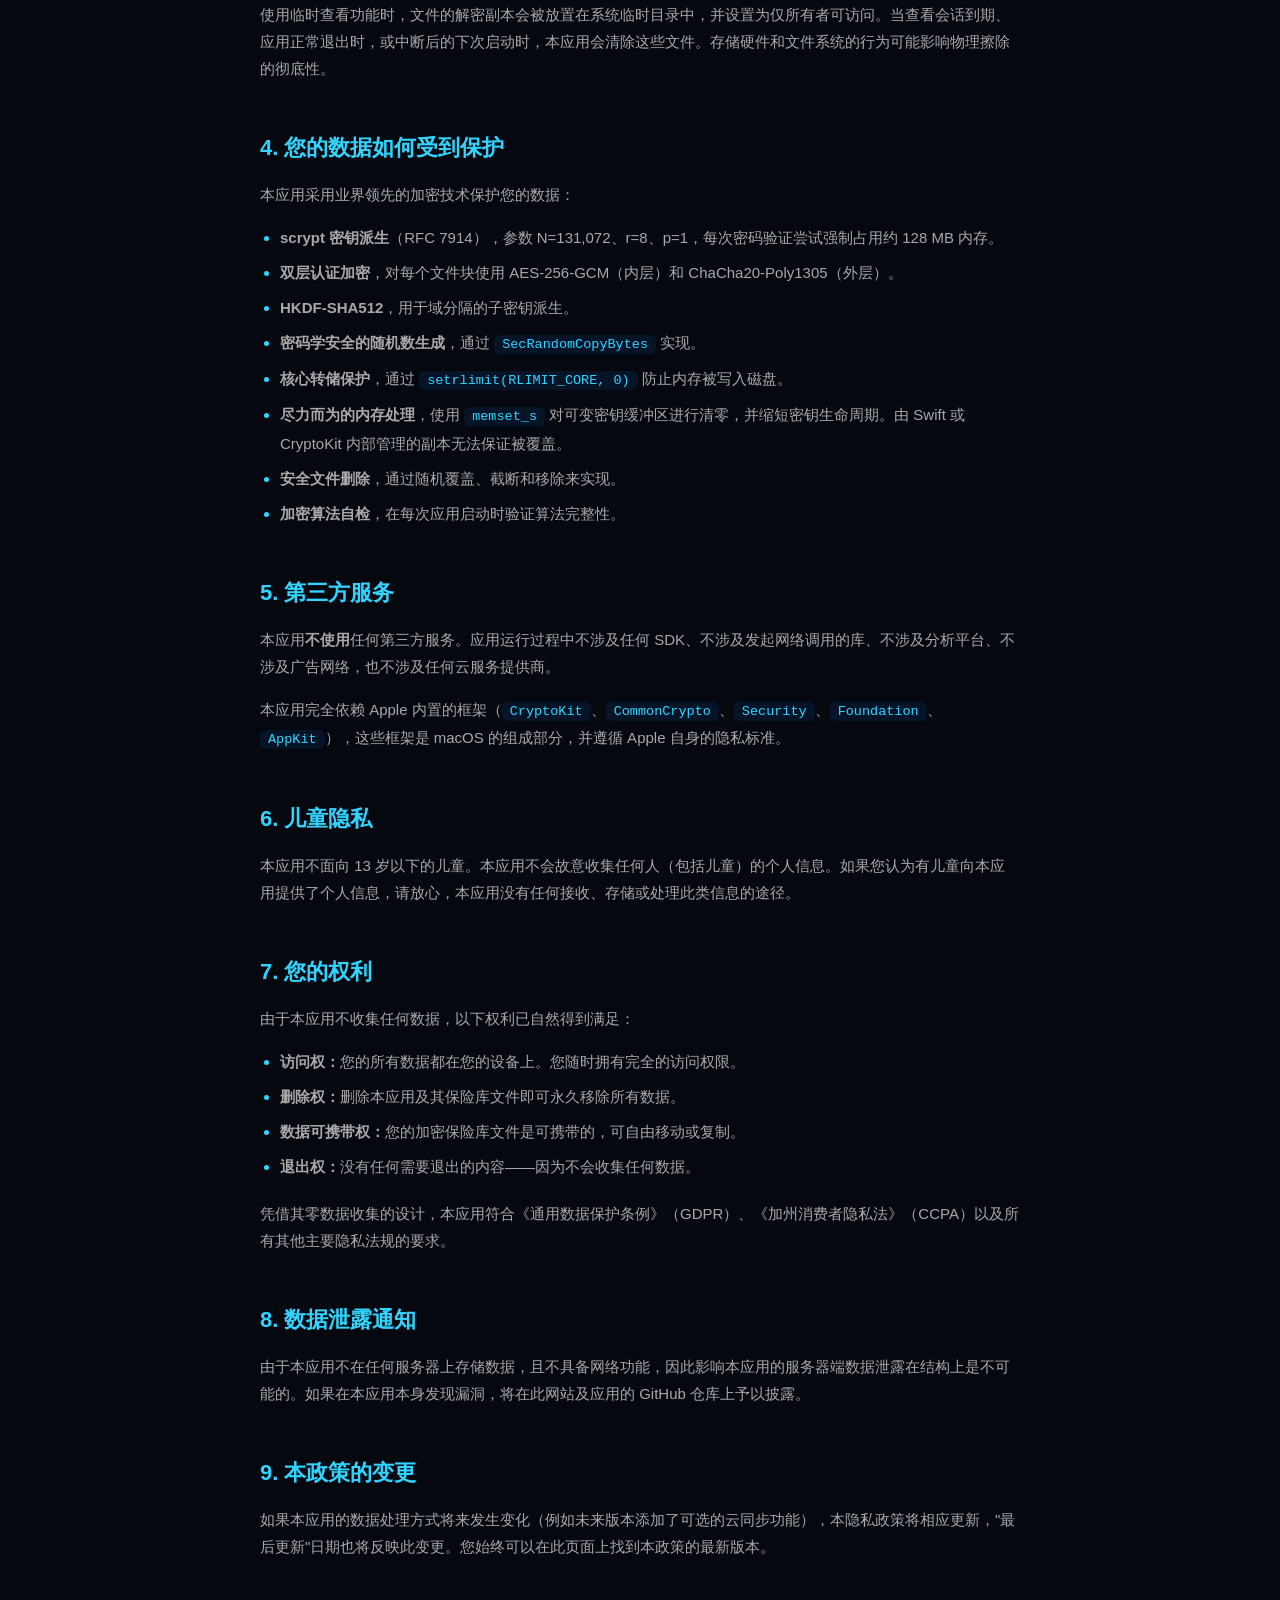
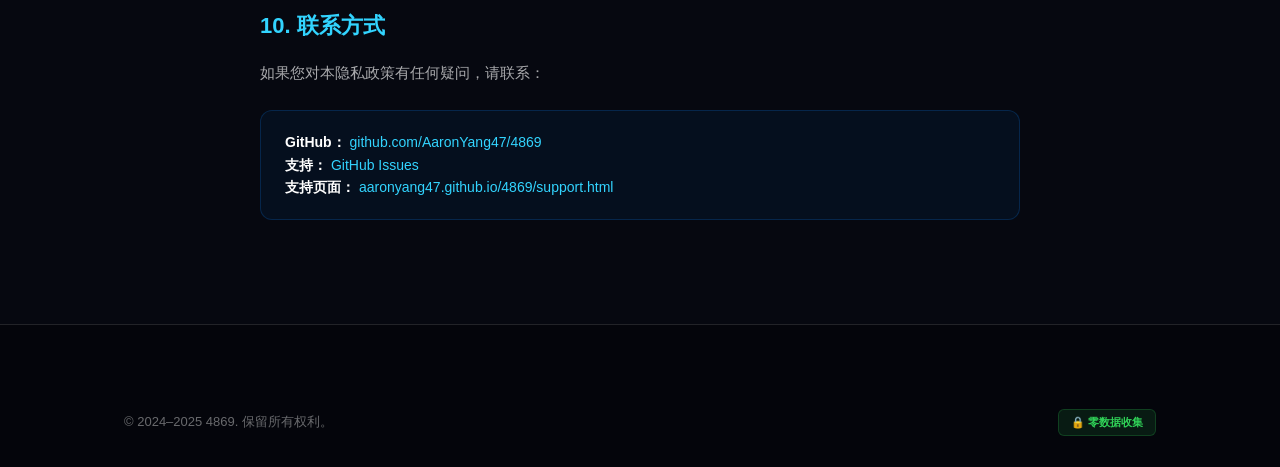
<file: zh/privacy-policy.html>
<!DOCTYPE html>
<html lang="zh-CN">
<head>
    <meta charset="UTF-8">
    <meta name="viewport" content="width=device-width, initial-scale=1.0">
    <title>隐私政策 — 4869</title>
    <meta name="description" content="4869 隐私政策。我们不收集任何数据。无账户、无服务器、无遥测、无分析、无网络访问。">
    <link rel="icon" href="data:image/svg+xml,<svg xmlns='http://www.w3.org/2000/svg' viewBox='0 0 100 100'><rect width='100' height='100' rx='22' fill='%230a84ff'/><text x='50' y='68' font-size='48' font-weight='bold' fill='white' text-anchor='middle' font-family='Arial'>4869</text></svg>">
    <link rel="stylesheet" href="css/style.css">
</head>
<body>
    <div class="bg-atmosphere"></div>

    <nav class="navbar scrolled">
        <div class="nav-inner">
            <a href="index.html" class="nav-brand">
                <span class="nav-brand-icon">🔒</span>
                4869
            </a>
            <ul class="nav-links">
                <li><a href="index.html#features">功能</a></li>
                <li><a href="index.html#security">安全性</a></li>
                <li><a href="index.html#faq">常见问题</a></li>
                <li><a href="privacy-policy.html">隐私</a></li>
                <li><a href="support.html">支持</a></li>
                <li><a href="../?lang=en" data-no-translate>English</a></li>
            </ul>
            <button class="nav-toggle" aria-label="切换菜单">☰</button>
        </div>
    </nav>

    <section style="padding: 120px 0 80px;">
        <div class="container">
            <div class="legal-content reveal visible">
                <h1>隐私政策</h1>
                <p class="last-updated">最后更新：2025 年 1 月 1 日</p>

                <div class="callout">
                    <strong>简而言之：</strong>当前版本的 4869 不会收集、传输或共享任何个人数据。它没有服务器、账户、遥测、分析或任何网络请求功能。本地保险库数据和偏好设置始终保留在您的 Mac 上。
                </div>

                <h2>1. 概述</h2>
                <p>
                    4869（"本应用"）是一款适用于 macOS 的纯本地文件加密应用。当前版本不包含任何将信息从您的计算机发送到外部服务的代码。
                </p>
                <p>
                    本隐私政策描述了本应用如何处理数据，包括在您的设备上本地处理的数据，以及这些数据如何受到保护。
                </p>

                <h2>2. 我们不收集的数据</h2>
                <p>本应用明确<strong>不会</strong>收集或处理以下任何信息：</p>
                <ul>
                    <li><strong>个人信息：</strong>绝不会请求或存储任何姓名、电子邮件、电话号码或身份信息。</li>
                    <li><strong>账户数据：</strong>本应用没有账户系统。无需登录、注册或身份验证。</li>
                    <li><strong>使用分析：</strong>不会收集任何遥测、崩溃报告、使用统计或行为数据。</li>
                    <li><strong>网络数据：</strong>本应用不会发起任何网络请求。没有 API 端点、没有服务器、没有云基础设施。</li>
                    <li><strong>广告数据：</strong>本应用不含任何广告，也不参与任何广告网络。</li>
                    <li><strong>设备信息：</strong>不会读取任何硬件标识符、MAC 地址、序列号或系统配置文件。</li>
                    <li><strong>位置数据：</strong>本应用不会访问、请求或存储任何位置信息。</li>
                </ul>

                <h2>3. 存储在您设备上的数据</h2>
                <p>以下数据存储在您的 Mac 本地。这些信息绝不会传输到任何地方。</p>

                <h3>3.1 保险库文件</h3>
                <p>
                    当您加密文件夹时，本应用会在原始文件夹的位置创建加密保险库数据（一个 <code>.4869</code> 包）。这些数据通过 scrypt 密钥派生和 AES-256-GCM + ChaCha20-Poly1305 加密技术，由您的密码保护。加密过程完成后，本应用不会保留您的明文文件或密码的副本。
                </p>

                <h3>3.2 后量子恢复密钥（可选）</h3>
                <p>
                    如果您启用了后量子恢复功能，系统会生成一份恢复密钥文档，供您保存到自选的位置。本应用不会保留此密钥。如果您同时丢失了密码和恢复密钥，您的数据将永久无法恢复。
                </p>

                <h3>3.3 应用偏好设置</h3>
                <p>
                    本应用使用 macOS 的 <code>UserDefaults</code> 存储少量偏好设置：
                </p>
                <ul>
                    <li>临时解锁时长偏好（1、5、15 或 30 分钟）。</li>
                    <li>当前正在加密的文件夹路径（仅用于崩溃恢复；加密完成后立即清除）。</li>
                </ul>
                <p>这些偏好设置不含敏感个人数据，仅存储在您的设备上。</p>

                <h3>3.4 临时解密缓存</h3>
                <p>
                    使用临时查看功能时，文件的解密副本会被放置在系统临时目录中，并设置为仅所有者可访问。当查看会话到期、应用正常退出时，或中断后的下次启动时，本应用会清除这些文件。存储硬件和文件系统的行为可能影响物理擦除的彻底性。
                </p>

                <h2>4. 您的数据如何受到保护</h2>
                <p>本应用采用业界领先的加密技术保护您的数据：</p>
                <ul>
                    <li><strong>scrypt 密钥派生</strong>（RFC 7914），参数 N=131,072、r=8、p=1，每次密码验证尝试强制占用约 128 MB 内存。</li>
                    <li><strong>双层认证加密</strong>，对每个文件块使用 AES-256-GCM（内层）和 ChaCha20-Poly1305（外层）。</li>
                    <li><strong>HKDF-SHA512</strong>，用于域分隔的子密钥派生。</li>
                    <li><strong>密码学安全的随机数生成</strong>，通过 <code>SecRandomCopyBytes</code> 实现。</li>
                    <li><strong>核心转储保护</strong>，通过 <code>setrlimit(RLIMIT_CORE, 0)</code> 防止内存被写入磁盘。</li>
                    <li><strong>尽力而为的内存处理</strong>，使用 <code>memset_s</code> 对可变密钥缓冲区进行清零，并缩短密钥生命周期。由 Swift 或 CryptoKit 内部管理的副本无法保证被覆盖。</li>
                    <li><strong>安全文件删除</strong>，通过随机覆盖、截断和移除来实现。</li>
                    <li><strong>加密算法自检</strong>，在每次应用启动时验证算法完整性。</li>
                </ul>

                <h2>5. 第三方服务</h2>
                <p>
                    本应用<strong>不使用</strong>任何第三方服务。应用运行过程中不涉及任何 SDK、不涉及发起网络调用的库、不涉及分析平台、不涉及广告网络，也不涉及任何云服务提供商。
                </p>
                <p>
                    本应用完全依赖 Apple 内置的框架（<code>CryptoKit</code>、<code>CommonCrypto</code>、<code>Security</code>、<code>Foundation</code>、<code>AppKit</code>），这些框架是 macOS 的组成部分，并遵循 Apple 自身的隐私标准。
                </p>

                <h2>6. 儿童隐私</h2>
                <p>
                    本应用不面向 13 岁以下的儿童。本应用不会故意收集任何人（包括儿童）的个人信息。如果您认为有儿童向本应用提供了个人信息，请放心，本应用没有任何接收、存储或处理此类信息的途径。
                </p>

                <h2>7. 您的权利</h2>
                <p>由于本应用不收集任何数据，以下权利已自然得到满足：</p>
                <ul>
                    <li><strong>访问权：</strong>您的所有数据都在您的设备上。您随时拥有完全的访问权限。</li>
                    <li><strong>删除权：</strong>删除本应用及其保险库文件即可永久移除所有数据。</li>
                    <li><strong>数据可携带权：</strong>您的加密保险库文件是可携带的，可自由移动或复制。</li>
                    <li><strong>退出权：</strong>没有任何需要退出的内容——因为不会收集任何数据。</li>
                </ul>
                <p>
                    凭借其零数据收集的设计，本应用符合《通用数据保护条例》（GDPR）、《加州消费者隐私法》（CCPA）以及所有其他主要隐私法规的要求。
                </p>

                <h2>8. 数据泄露通知</h2>
                <p>
                    由于本应用不在任何服务器上存储数据，且不具备网络功能，因此影响本应用的服务器端数据泄露在结构上是不可能的。如果在本应用本身发现漏洞，将在此网站及应用的 GitHub 仓库上予以披露。
                </p>

                <h2>9. 本政策的变更</h2>
                <p>
                    如果本应用的数据处理方式将来发生变化（例如未来版本添加了可选的云同步功能），本隐私政策将相应更新，"最后更新"日期也将反映此变更。您始终可以在此页面上找到本政策的最新版本。
                </p>

                <h2>10. 联系方式</h2>
                <p>
                    如果您对本隐私政策有任何疑问，请联系：
                </p>
                <div class="callout">
                    <strong>GitHub：</strong> <a href="https://github.com/AaronYang47/4869" style="color: var(--accent-cyan);">github.com/AaronYang47/4869</a><br>
                    <strong>支持：</strong> <a href="https://github.com/AaronYang47/4869/issues" style="color: var(--accent-cyan);">GitHub Issues</a><br>
                    <strong>支持页面：</strong> <a href="support.html" style="color: var(--accent-cyan);">aaronyang47.github.io/4869/support.html</a>
                </div>
            </div>
        </div>
    </section>

    <footer class="footer">
        <div class="container">
            <div class="footer-bottom" style="border: none;">
                <p>&copy; 2024–2025 4869. 保留所有权利。</p>
                <span class="footer-badge">🔒 零数据收集</span>
            </div>
        </div>
    </footer>

    <script src="js/main.js"></script>
</body>
</html>
</file>
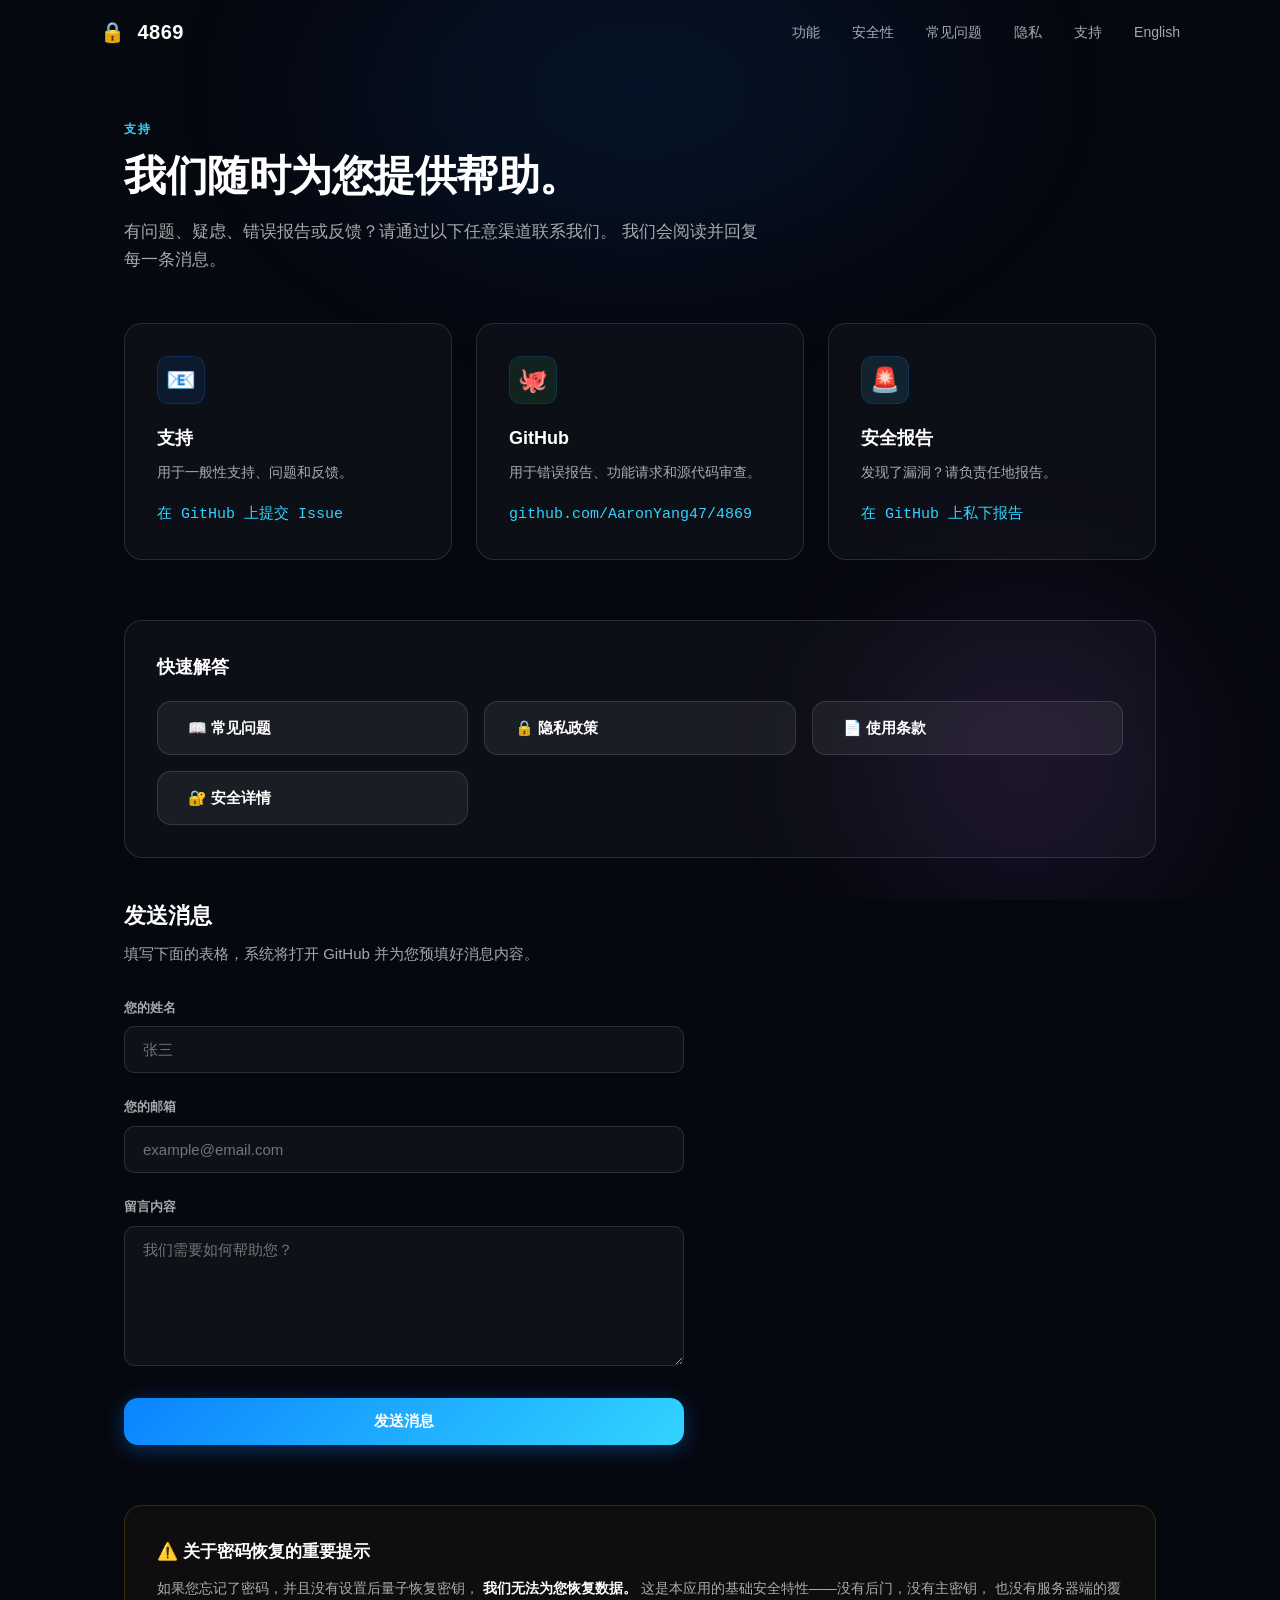
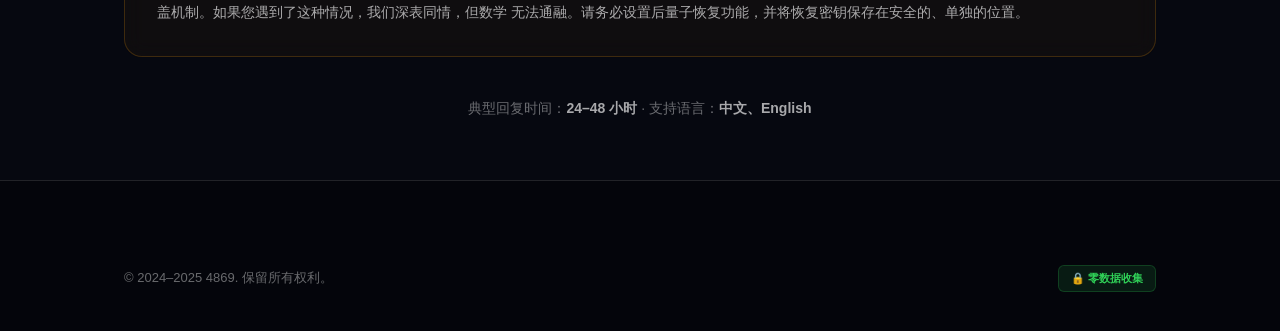
<file: zh/support.html>
<!DOCTYPE html>
<html lang="zh-CN">
<head>
    <meta charset="UTF-8">
    <meta name="viewport" content="width=device-width, initial-scale=1.0">
    <title>支持与联系 — 4869</title>
    <meta name="description" content="获取 4869 的支持。通过 GitHub 联系我们。我们会回复每一条咨询。">
    <link rel="icon" href="data:image/svg+xml,<svg xmlns='http://www.w3.org/2000/svg' viewBox='0 0 100 100'><rect width='100' height='100' rx='22' fill='%230a84ff'/><text x='50' y='68' font-size='48' font-weight='bold' fill='white' text-anchor='middle' font-family='Arial'>4869</text></svg>">
    <link rel="stylesheet" href="css/style.css">
</head>
<body>
    <div class="bg-atmosphere"></div>

    <nav class="navbar scrolled">
        <div class="nav-inner">
            <a href="index.html" class="nav-brand">
                <span class="nav-brand-icon">🔒</span>
                4869
            </a>
            <ul class="nav-links">
                <li><a href="index.html#features">功能</a></li>
                <li><a href="index.html#security">安全性</a></li>
                <li><a href="index.html#faq">常见问题</a></li>
                <li><a href="privacy-policy.html">隐私</a></li>
                <li><a href="support.html">支持</a></li>
                <li><a href="../?lang=en" data-no-translate>English</a></li>
            </ul>
            <button class="nav-toggle" aria-label="切换菜单">☰</button>
        </div>
    </nav>

    <section style="padding: 120px 0 60px;">
        <div class="container">
            <div class="reveal visible">
                <div class="section-label">支持</div>
                <h1 class="section-title">我们随时为您提供帮助。</h1>
                <p class="section-subtitle">
                    有问题、疑虑、错误报告或反馈？请通过以下任意渠道联系我们。
                    我们会阅读并回复每一条消息。
                </p>
            </div>

            <!-- Contact Cards -->
            <div class="feature-grid reveal visible" style="margin-bottom: 60px;">
                <div class="glass-card">
                    <div class="feature-icon" style="background: rgba(10, 132, 255, 0.1);">📧</div>
                    <h3 style="font-size: 18px; margin-bottom: 8px;">支持</h3>
                    <p style="font-size: 14px; color: var(--text-secondary); margin-bottom: 16px;">
                        用于一般性支持、问题和反馈。
                    </p>
                    <a href="https://github.com/AaronYang47/4869/issues/new" style="color: var(--accent-cyan); font-size: 15px; font-family: var(--font-mono);">
                        在 GitHub 上提交 Issue
                    </a>
                </div>

                <div class="glass-card">
                    <div class="feature-icon" style="background: rgba(48, 209, 88, 0.1);">🐙</div>
                    <h3 style="font-size: 18px; margin-bottom: 8px;">GitHub</h3>
                    <p style="font-size: 14px; color: var(--text-secondary); margin-bottom: 16px;">
                        用于错误报告、功能请求和源代码审查。
                    </p>
                    <a href="https://github.com/AaronYang47/4869" style="color: var(--accent-cyan); font-size: 15px; font-family: var(--font-mono);">
                        github.com/AaronYang47/4869
                    </a>
                </div>

                <div class="glass-card">
                    <div class="feature-icon" style="background: rgba(50, 212, 255, 0.1);">🚨</div>
                    <h3 style="font-size: 18px; margin-bottom: 8px;">安全报告</h3>
                    <p style="font-size: 14px; color: var(--text-secondary); margin-bottom: 16px;">
                        发现了漏洞？请负责任地报告。
                    </p>
                    <a href="https://github.com/AaronYang47/4869/security/advisories/new" style="color: var(--accent-cyan); font-size: 15px; font-family: var(--font-mono);">
                        在 GitHub 上私下报告
                    </a>
                </div>
            </div>

            <!-- Quick Links -->
            <div class="reveal visible glass-card" style="margin-bottom: 40px;">
                <h3 style="font-size: 18px; margin-bottom: 20px;">快速解答</h3>
                <div style="display: grid; grid-template-columns: repeat(auto-fit, minmax(240px, 1fr)); gap: 16px;">
                    <a href="index.html#faq" class="btn btn-secondary" style="justify-content: flex-start;">📖 常见问题</a>
                    <a href="privacy-policy.html" class="btn btn-secondary" style="justify-content: flex-start;">🔒 隐私政策</a>
                    <a href="terms.html" class="btn btn-secondary" style="justify-content: flex-start;">📄 使用条款</a>
                    <a href="index.html#security" class="btn btn-secondary" style="justify-content: flex-start;">🔐 安全详情</a>
                </div>
            </div>

            <!-- Contact Form -->
            <div class="reveal visible" style="margin-bottom: 60px;">
                <h3 style="font-size: 22px; margin-bottom: 8px;">发送消息</h3>
                <p style="color: var(--text-secondary); font-size: 15px; margin-bottom: 32px;">
                    填写下面的表格，系统将打开 GitHub 并为您预填好消息内容。
                </p>

                <form id="contact-form" class="contact-form">
                    <div class="form-group">
                        <label for="name">您的姓名</label>
                        <input type="text" id="name" name="name" placeholder="张三" required>
                    </div>
                    <div class="form-group">
                        <label for="email">您的邮箱</label>
                        <input type="email" id="email" name="email" placeholder="example@email.com" required>
                    </div>
                    <div class="form-group">
                        <label for="message">留言内容</label>
                        <textarea id="message" name="message" placeholder="我们需要如何帮助您？" required></textarea>
                    </div>
                    <button type="submit" class="btn btn-primary" style="width: 100%; justify-content: center;">
                        发送消息
                    </button>
                </form>
            </div>

            <!-- Important Notice -->
            <div class="reveal visible glass-card" style="border-color: rgba(255, 159, 10, 0.2); background: rgba(255, 159, 10, 0.04);">
                <h3 style="font-size: 17px; margin-bottom: 12px; display: flex; align-items: center; gap: 8px;">
                    ⚠️ 关于密码恢复的重要提示
                </h3>
                <p style="font-size: 14px; color: var(--text-secondary); line-height: 1.7;">
                    如果您忘记了密码，并且没有设置后量子恢复密钥，
                    <strong style="color: var(--text-primary);">我们无法为您恢复数据。</strong>
                    这是本应用的基础安全特性——没有后门，没有主密钥，
                    也没有服务器端的覆盖机制。如果您遇到了这种情况，我们深表同情，但数学
                    无法通融。请务必设置后量子恢复功能，并将恢复密钥保存在安全的、单独的位置。
                </p>
            </div>

            <!-- Response Time -->
            <div class="reveal visible" style="margin-top: 40px; text-align: center;">
                <p style="font-size: 14px; color: var(--text-tertiary);">
                    典型回复时间：<strong style="color: var(--text-secondary);">24–48 小时</strong> ·
                    支持语言：<strong style="color: var(--text-secondary);">中文、English</strong>
                </p>
            </div>
        </div>
    </section>

    <footer class="footer">
        <div class="container">
            <div class="footer-bottom" style="border: none;">
                <p>&copy; 2024–2025 4869. 保留所有权利。</p>
                <span class="footer-badge">🔒 零数据收集</span>
            </div>
        </div>
    </footer>

    <script src="js/main.js"></script>
</body>
</html>
</file>
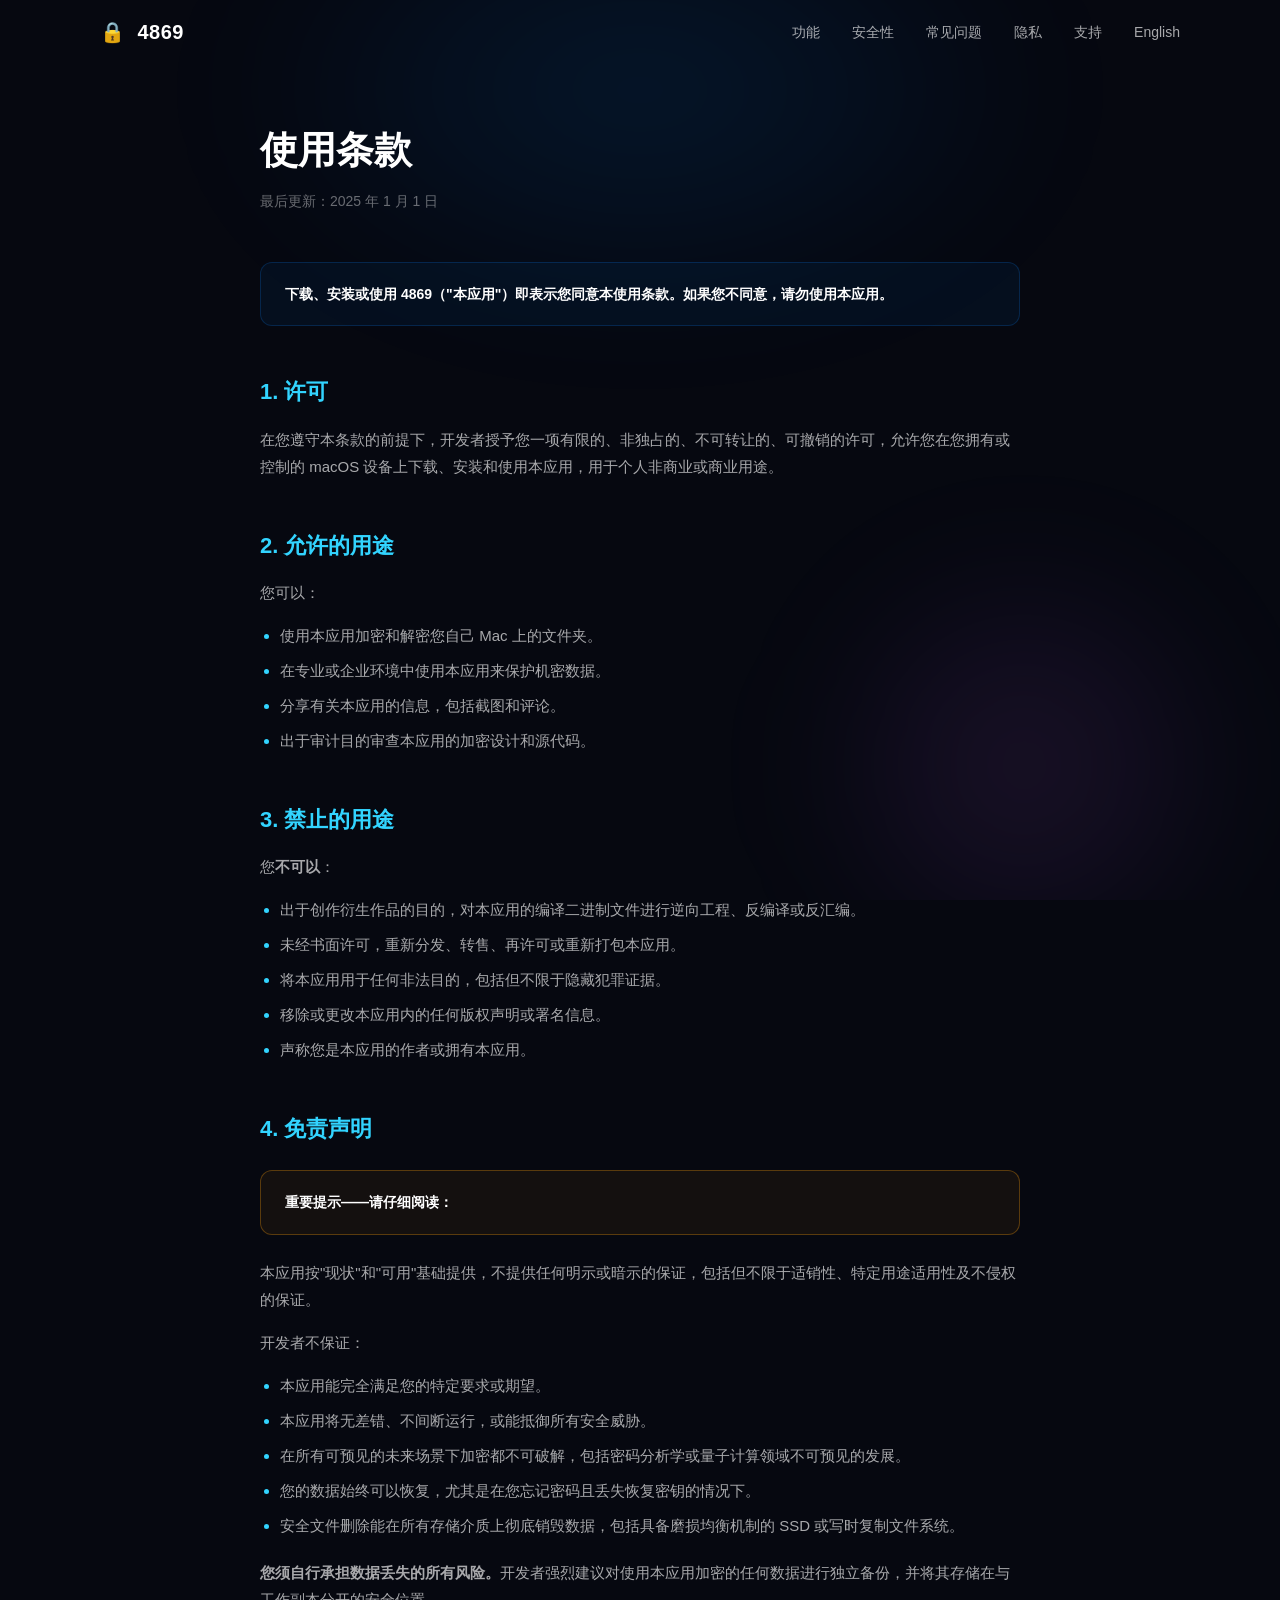
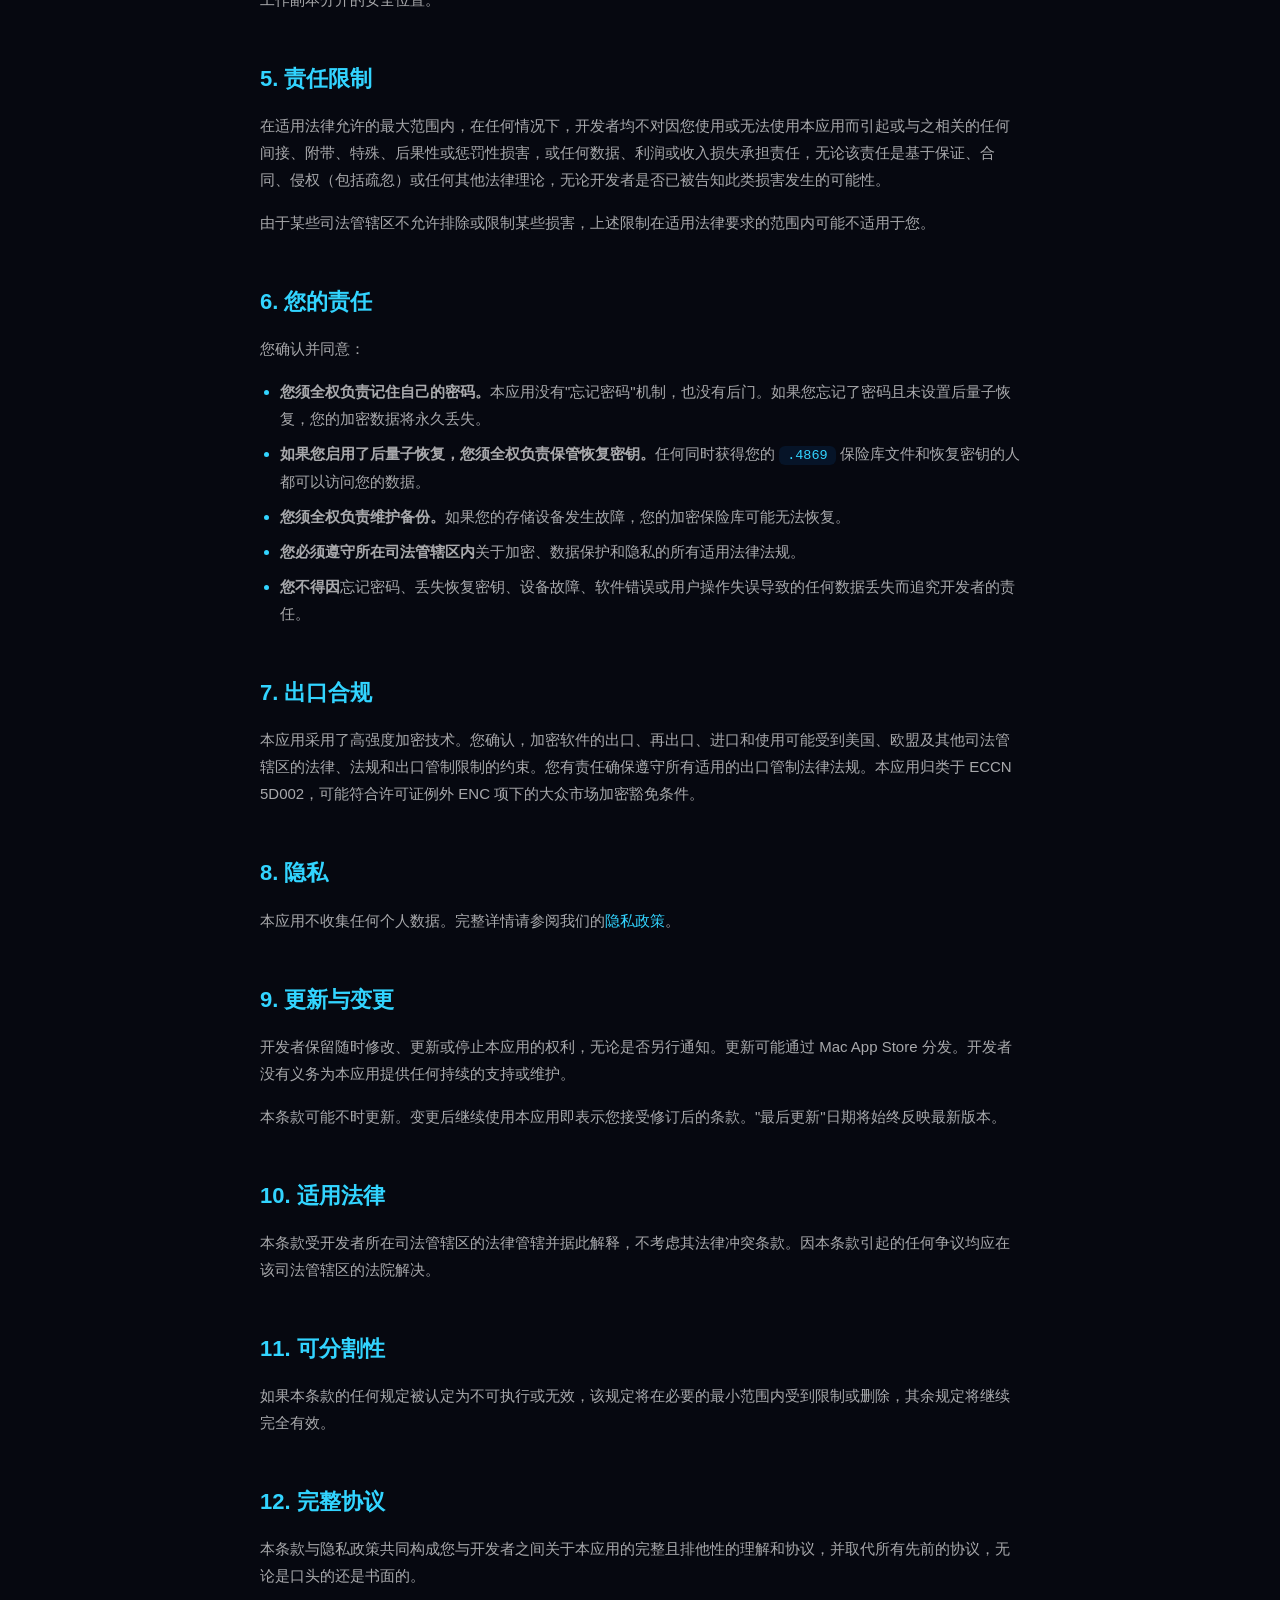
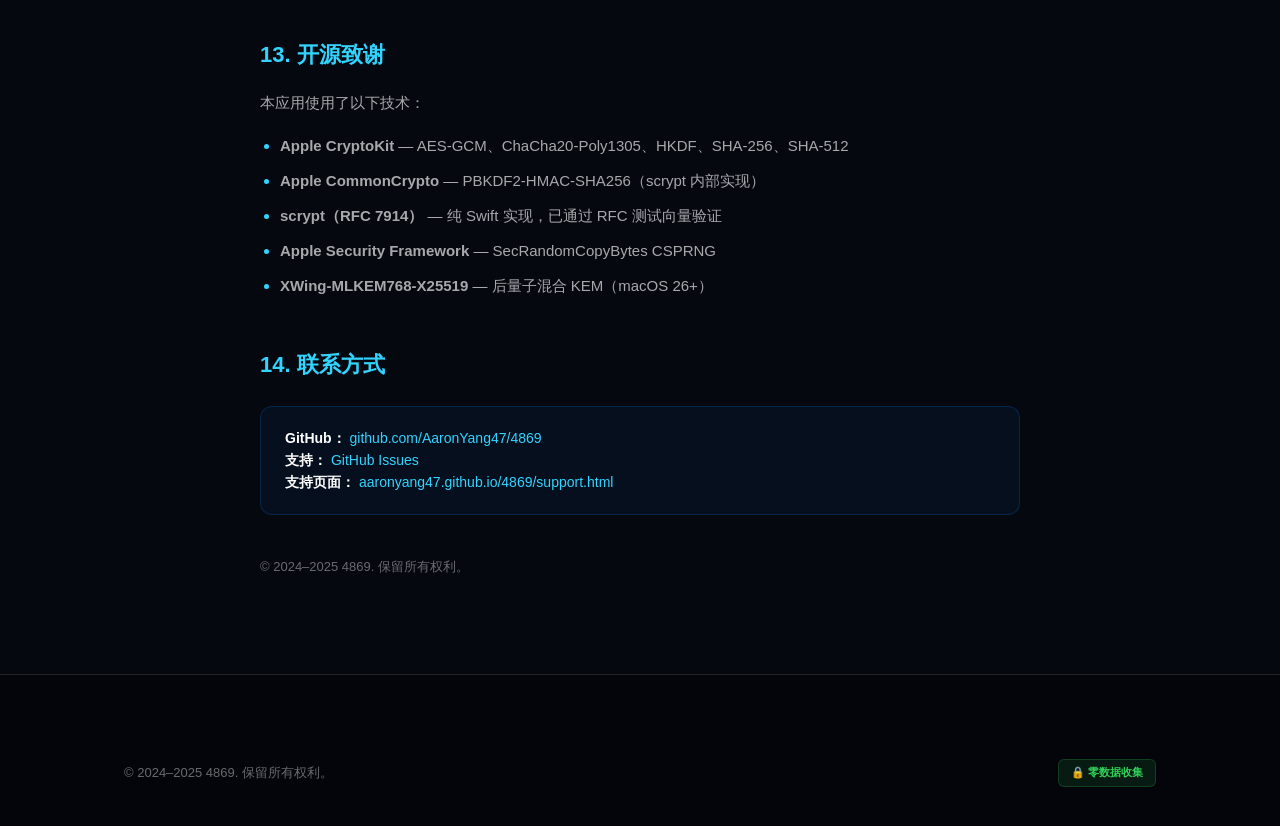
<file: zh/terms.html>
<!DOCTYPE html>
<html lang="zh-CN">
<head>
    <meta charset="UTF-8">
    <meta name="viewport" content="width=device-width, initial-scale=1.0">
    <title>使用条款与免责声明 — 4869</title>
    <meta name="description" content="4869 使用条款、免责声明及许可协议。">
    <link rel="icon" href="data:image/svg+xml,<svg xmlns='http://www.w3.org/2000/svg' viewBox='0 0 100 100'><rect width='100' height='100' rx='22' fill='%230a84ff'/><text x='50' y='68' font-size='48' font-weight='bold' fill='white' text-anchor='middle' font-family='Arial'>4869</text></svg>">
    <link rel="stylesheet" href="css/style.css">
</head>
<body>
    <div class="bg-atmosphere"></div>

    <nav class="navbar scrolled">
        <div class="nav-inner">
            <a href="index.html" class="nav-brand">
                <span class="nav-brand-icon">🔒</span>
                4869
            </a>
            <ul class="nav-links">
                <li><a href="index.html#features">功能</a></li>
                <li><a href="index.html#security">安全性</a></li>
                <li><a href="index.html#faq">常见问题</a></li>
                <li><a href="privacy-policy.html">隐私</a></li>
                <li><a href="support.html">支持</a></li>
                <li><a href="../?lang=en" data-no-translate>English</a></li>
            </ul>
            <button class="nav-toggle" aria-label="切换菜单">☰</button>
        </div>
    </nav>

    <section style="padding: 120px 0 80px;">
        <div class="container">
            <div class="legal-content reveal visible">
                <h1>使用条款</h1>
                <p class="last-updated">最后更新：2025 年 1 月 1 日</p>

                <div class="callout">
                    <strong>下载、安装或使用 4869（"本应用"）即表示您同意本使用条款。如果您不同意，请勿使用本应用。</strong>
                </div>

                <h2>1. 许可</h2>
                <p>
                    在您遵守本条款的前提下，开发者授予您一项有限的、非独占的、不可转让的、可撤销的许可，允许您在您拥有或控制的 macOS 设备上下载、安装和使用本应用，用于个人非商业或商业用途。
                </p>

                <h2>2. 允许的用途</h2>
                <p>您可以：</p>
                <ul>
                    <li>使用本应用加密和解密您自己 Mac 上的文件夹。</li>
                    <li>在专业或企业环境中使用本应用来保护机密数据。</li>
                    <li>分享有关本应用的信息，包括截图和评论。</li>
                    <li>出于审计目的审查本应用的加密设计和源代码。</li>
                </ul>

                <h2>3. 禁止的用途</h2>
                <p>您<strong>不可以</strong>：</p>
                <ul>
                    <li>出于创作衍生作品的目的，对本应用的编译二进制文件进行逆向工程、反编译或反汇编。</li>
                    <li>未经书面许可，重新分发、转售、再许可或重新打包本应用。</li>
                    <li>将本应用用于任何非法目的，包括但不限于隐藏犯罪证据。</li>
                    <li>移除或更改本应用内的任何版权声明或署名信息。</li>
                    <li>声称您是本应用的作者或拥有本应用。</li>
                </ul>

                <h2 id="disclaimer">4. 免责声明</h2>
                <div class="callout" style="border-color: rgba(255, 159, 10, 0.3); background: rgba(255, 159, 10, 0.06);">
                    <strong>重要提示——请仔细阅读：</strong>
                </div>
                <p>
                    本应用按"现状"和"可用"基础提供，不提供任何明示或暗示的保证，包括但不限于适销性、特定用途适用性及不侵权的保证。
                </p>
                <p>
                    开发者不保证：
                </p>
                <ul>
                    <li>本应用能完全满足您的特定要求或期望。</li>
                    <li>本应用将无差错、不间断运行，或能抵御所有安全威胁。</li>
                    <li>在所有可预见的未来场景下加密都不可破解，包括密码分析学或量子计算领域不可预见的发展。</li>
                    <li>您的数据始终可以恢复，尤其是在您忘记密码且丢失恢复密钥的情况下。</li>
                    <li>安全文件删除能在所有存储介质上彻底销毁数据，包括具备磨损均衡机制的 SSD 或写时复制文件系统。</li>
                </ul>
                <p>
                    <strong>您须自行承担数据丢失的所有风险。</strong>开发者强烈建议对使用本应用加密的任何数据进行独立备份，并将其存储在与工作副本分开的安全位置。
                </p>

                <h2>5. 责任限制</h2>
                <p>
                    在适用法律允许的最大范围内，在任何情况下，开发者均不对因您使用或无法使用本应用而引起或与之相关的任何间接、附带、特殊、后果性或惩罚性损害，或任何数据、利润或收入损失承担责任，无论该责任是基于保证、合同、侵权（包括疏忽）或任何其他法律理论，无论开发者是否已被告知此类损害发生的可能性。
                </p>
                <p>
                    由于某些司法管辖区不允许排除或限制某些损害，上述限制在适用法律要求的范围内可能不适用于您。
                </p>

                <h2>6. 您的责任</h2>
                <p>
                    您确认并同意：
                </p>
                <ul>
                    <li><strong>您须全权负责记住自己的密码。</strong>本应用没有"忘记密码"机制，也没有后门。如果您忘记了密码且未设置后量子恢复，您的加密数据将永久丢失。</li>
                    <li><strong>如果您启用了后量子恢复，您须全权负责保管恢复密钥。</strong>任何同时获得您的 <code>.4869</code> 保险库文件和恢复密钥的人都可以访问您的数据。</li>
                    <li><strong>您须全权负责维护备份。</strong>如果您的存储设备发生故障，您的加密保险库可能无法恢复。</li>
                    <li><strong>您必须遵守所在司法管辖区内</strong>关于加密、数据保护和隐私的所有适用法律法规。</li>
                    <li><strong>您不得因</strong>忘记密码、丢失恢复密钥、设备故障、软件错误或用户操作失误导致的任何数据丢失而追究开发者的责任。</li>
                </ul>

                <h2>7. 出口合规</h2>
                <p>
                    本应用采用了高强度加密技术。您确认，加密软件的出口、再出口、进口和使用可能受到美国、欧盟及其他司法管辖区的法律、法规和出口管制限制的约束。您有责任确保遵守所有适用的出口管制法律法规。本应用归类于 ECCN 5D002，可能符合许可证例外 ENC 项下的大众市场加密豁免条件。
                </p>

                <h2>8. 隐私</h2>
                <p>
                    本应用不收集任何个人数据。完整详情请参阅我们的<a href="privacy-policy.html" style="color: var(--accent-cyan);">隐私政策</a>。
                </p>

                <h2>9. 更新与变更</h2>
                <p>
                    开发者保留随时修改、更新或停止本应用的权利，无论是否另行通知。更新可能通过 Mac App Store 分发。开发者没有义务为本应用提供任何持续的支持或维护。
                </p>
                <p>
                    本条款可能不时更新。变更后继续使用本应用即表示您接受修订后的条款。"最后更新"日期将始终反映最新版本。
                </p>

                <h2>10. 适用法律</h2>
                <p>
                    本条款受开发者所在司法管辖区的法律管辖并据此解释，不考虑其法律冲突条款。因本条款引起的任何争议均应在该司法管辖区的法院解决。
                </p>

                <h2>11. 可分割性</h2>
                <p>
                    如果本条款的任何规定被认定为不可执行或无效，该规定将在必要的最小范围内受到限制或删除，其余规定将继续完全有效。
                </p>

                <h2>12. 完整协议</h2>
                <p>
                    本条款与隐私政策共同构成您与开发者之间关于本应用的完整且排他性的理解和协议，并取代所有先前的协议，无论是口头的还是书面的。
                </p>

                <h2 id="license">13. 开源致谢</h2>
                <p>
                    本应用使用了以下技术：
                </p>
                <ul>
                    <li><strong>Apple CryptoKit</strong> — AES-GCM、ChaCha20-Poly1305、HKDF、SHA-256、SHA-512</li>
                    <li><strong>Apple CommonCrypto</strong> — PBKDF2-HMAC-SHA256（scrypt 内部实现）</li>
                    <li><strong>scrypt（RFC 7914）</strong> — 纯 Swift 实现，已通过 RFC 测试向量验证</li>
                    <li><strong>Apple Security Framework</strong> — SecRandomCopyBytes CSPRNG</li>
                    <li><strong>XWing-MLKEM768-X25519</strong> — 后量子混合 KEM（macOS 26+）</li>
                </ul>

                <h2>14. 联系方式</h2>
                <div class="callout">
                    <strong>GitHub：</strong> <a href="https://github.com/AaronYang47/4869" style="color: var(--accent-cyan);">github.com/AaronYang47/4869</a><br>
                    <strong>支持：</strong> <a href="https://github.com/AaronYang47/4869/issues" style="color: var(--accent-cyan);">GitHub Issues</a><br>
                    <strong>支持页面：</strong> <a href="support.html" style="color: var(--accent-cyan);">aaronyang47.github.io/4869/support.html</a>
                </div>

                <p style="margin-top: 40px; font-size: 13px; color: var(--text-tertiary);">
                    &copy; 2024–2025 4869. 保留所有权利。
                </p>
            </div>
        </div>
    </section>

    <footer class="footer">
        <div class="container">
            <div class="footer-bottom" style="border: none;">
                <p>&copy; 2024–2025 4869. 保留所有权利。</p>
                <span class="footer-badge">🔒 零数据收集</span>
            </div>
        </div>
    </footer>

    <script src="js/main.js"></script>
</body>
</html>
</file>
<file: css/style.css>
/* ============================================
   4869 — Encryption Vault Website
   Dark Glass-Morphism Design System
   ============================================ */

:root {
    --bg-primary: #060810;
    --bg-secondary: #0a0e1a;
    --bg-card: rgba(255, 255, 255, 0.03);
    --bg-card-hover: rgba(255, 255, 255, 0.05);
    --glass-border: rgba(255, 255, 255, 0.12);
    --text-primary: #ffffff;
    --text-secondary: rgba(255, 255, 255, 0.65);
    --text-tertiary: rgba(255, 255, 255, 0.4);
    --accent: #0a84ff;
    --accent-glow: rgba(10, 132, 255, 0.35);
    --accent-cyan: #32d4ff;
    --accent-green: #30d158;
    --accent-orange: #ff9f0a;
    --accent-red: #ff453a;
    --accent-purple: #bf5af2;
    --radius-sm: 12px;
    --radius-md: 18px;
    --radius-lg: 24px;
    --transition: 0.3s cubic-bezier(0.4, 0, 0.2, 1);
    --font-sans: -apple-system, BlinkMacSystemFont, 'SF Pro Display', 'Inter', 'Segoe UI', Roboto, sans-serif;
    --font-mono: 'SF Mono', 'Fira Code', 'Cascadia Code', Consolas, monospace;
    --max-width: 1080px;
}

/* ── Reset & Base ──────────────────────────── */

*, *::before, *::after {
    margin: 0;
    padding: 0;
    box-sizing: border-box;
}

html {
    scroll-behavior: smooth;
    -webkit-font-smoothing: antialiased;
    -moz-osx-font-smoothing: grayscale;
}

body {
    font-family: var(--font-sans);
    background: var(--bg-primary);
    color: var(--text-primary);
    line-height: 1.6;
    overflow-x: hidden;
    min-height: 100vh;
}

a {
    color: inherit;
    text-decoration: none;
    transition: color var(--transition);
}

a:hover {
    color: var(--accent-cyan);
}

code {
    font-family: var(--font-mono);
    font-size: 0.9em;
    background: rgba(10, 132, 255, 0.1);
    color: var(--accent-cyan);
    padding: 2px 8px;
    border-radius: 6px;
}

pre {
    font-family: var(--font-mono);
    background: rgba(0, 0, 0, 0.4);
    border: 1px solid var(--glass-border);
    border-radius: var(--radius-md);
    padding: 20px 24px;
    overflow-x: auto;
    font-size: 13px;
    line-height: 1.7;
    color: var(--text-secondary);
}

pre code {
    background: none;
    color: inherit;
    padding: 0;
}

/* ── Background Atmosphere ─────────────────── */

.bg-atmosphere {
    position: fixed;
    inset: 0;
    z-index: -1;
    overflow: hidden;
}

.bg-atmosphere::before {
    content: '';
    position: absolute;
    top: -20%;
    left: 50%;
    transform: translateX(-50%);
    width: 80vw;
    height: 60vh;
    background: radial-gradient(ellipse at center, var(--accent-glow), transparent 60%);
    opacity: 0.4;
    filter: blur(80px);
    animation: drift 20s ease-in-out infinite alternate;
}

.bg-atmosphere::after {
    content: '';
    position: absolute;
    bottom: -10%;
    right: -5%;
    width: 50vw;
    height: 50vh;
    background: radial-gradient(circle, rgba(191, 90, 242, 0.12), transparent 60%);
    filter: blur(60px);
    animation: drift 25s ease-in-out infinite alternate-reverse;
}

@keyframes drift {
    0%   { transform: translateX(-50%) translateY(0); }
    100% { transform: translateX(-45%) translateY(30px); }
}

/* ── Navigation ────────────────────────────── */

.navbar {
    position: fixed;
    top: 0;
    left: 0;
    right: 0;
    z-index: 100;
    padding: 0 24px;
    transition: all var(--transition);
}

.navbar.scrolled {
    backdrop-filter: blur(20px) saturate(180%);
    -webkit-backdrop-filter: blur(20px) saturate(180%);
    background: rgba(6, 8, 16, 0.72);
    border-bottom: 1px solid var(--glass-border);
}

.nav-inner {
    max-width: var(--max-width);
    margin: 0 auto;
    height: 64px;
    display: flex;
    align-items: center;
    justify-content: space-between;
}

.nav-brand {
    display: flex;
    align-items: center;
    gap: 12px;
    font-size: 20px;
    font-weight: 700;
    letter-spacing: 0.5px;
}

.nav-logo-img {
    width: 36px;
    height: 36px;
    border-radius: 10px;
    object-fit: cover;
    box-shadow: 0 0 20px var(--accent-glow);
}

.nav-links {
    display: flex;
    align-items: center;
    gap: 32px;
    list-style: none;
}

.nav-links a {
    font-size: 14px;
    font-weight: 500;
    color: var(--text-secondary);
    transition: color var(--transition);
}

.nav-links a:hover {
    color: var(--text-primary);
}

.nav-links a.active {
    color: var(--accent-cyan);
}

.nav-toggle {
    display: none;
    background: none;
    border: none;
    color: var(--text-primary);
    font-size: 24px;
    cursor: pointer;
}

/* ── Layout Containers ─────────────────────── */

.container {
    max-width: var(--max-width);
    margin: 0 auto;
    padding: 0 24px;
}

.section {
    padding: 100px 0;
    position: relative;
}

.section-tight {
    padding: 60px 0;
}

.section-label {
    font-size: 12px;
    font-weight: 700;
    letter-spacing: 2px;
    text-transform: uppercase;
    color: var(--accent-cyan);
    margin-bottom: 12px;
}

.section-title {
    font-size: clamp(28px, 4vw, 42px);
    font-weight: 700;
    letter-spacing: -0.5px;
    margin-bottom: 16px;
    line-height: 1.2;
}

.section-subtitle {
    font-size: 17px;
    color: var(--text-secondary);
    max-width: 640px;
    margin-bottom: 48px;
    line-height: 1.7;
}

/* ── Hero Section ──────────────────────────── */

.hero {
    min-height: 100vh;
    display: flex;
    align-items: center;
    justify-content: center;
    text-align: center;
    padding: 120px 24px 80px;
    position: relative;
}

.hero-badge {
    display: inline-flex;
    align-items: center;
    gap: 8px;
    padding: 8px 18px;
    border-radius: 100px;
    background: rgba(48, 209, 88, 0.1);
    border: 1px solid rgba(48, 209, 88, 0.3);
    font-size: 12px;
    font-weight: 600;
    color: var(--accent-green);
    margin-bottom: 32px;
    animation: fadeUp 0.8s ease;
}

.hero-badge .dot {
    width: 8px;
    height: 8px;
    border-radius: 50%;
    background: var(--accent-green);
    animation: pulse 2s ease infinite;
}

.hero h1 {
    font-size: clamp(40px, 7vw, 72px);
    font-weight: 800;
    letter-spacing: -2px;
    line-height: 1.05;
    margin-bottom: 24px;
    animation: fadeUp 0.8s ease 0.1s both;
}

.hero h1 .gradient {
    background: linear-gradient(135deg, var(--accent), var(--accent-cyan), var(--accent-purple));
    -webkit-background-clip: text;
    background-clip: text;
    -webkit-text-fill-color: transparent;
}

.hero-desc {
    font-size: clamp(16px, 2vw, 20px);
    color: var(--text-secondary);
    max-width: 600px;
    margin: 0 auto 40px;
    line-height: 1.7;
    animation: fadeUp 0.8s ease 0.2s both;
}

.hero-actions {
    display: flex;
    gap: 16px;
    justify-content: center;
    flex-wrap: wrap;
    animation: fadeUp 0.8s ease 0.3s both;
}

.hero-stats {
    display: flex;
    gap: 48px;
    justify-content: center;
    margin-top: 64px;
    flex-wrap: wrap;
    animation: fadeUp 0.8s ease 0.4s both;
}

.hero-stat {
    text-align: center;
}

.hero-stat-value {
    font-size: 32px;
    font-weight: 800;
    background: linear-gradient(135deg, var(--accent), var(--accent-cyan));
    -webkit-background-clip: text;
    background-clip: text;
    -webkit-text-fill-color: transparent;
    font-family: var(--font-mono);
}

.hero-stat-label {
    font-size: 12px;
    color: var(--text-tertiary);
    text-transform: uppercase;
    letter-spacing: 1px;
    margin-top: 4px;
}

/* ── Buttons ───────────────────────────────── */

.btn {
    display: inline-flex;
    align-items: center;
    gap: 10px;
    padding: 14px 30px;
    border-radius: 14px;
    font-size: 15px;
    font-weight: 600;
    cursor: pointer;
    border: none;
    transition: all var(--transition);
    font-family: inherit;
}

.btn-primary {
    background: linear-gradient(135deg, var(--accent), var(--accent-cyan));
    color: white;
    box-shadow: 0 4px 20px var(--accent-glow);
}

.btn-primary:hover {
    transform: translateY(-2px);
    box-shadow: 0 8px 30px var(--accent-glow);
    color: white;
}

.btn-secondary {
    background: rgba(255, 255, 255, 0.06);
    border: 1px solid var(--glass-border);
    color: var(--text-primary);
}

.btn-secondary:hover {
    background: rgba(255, 255, 255, 0.1);
    border-color: var(--accent);
    color: white;
}

/* ── Cards / Glass ─────────────────────────── */

.glass-card {
    background: var(--bg-card);
    border: 1px solid var(--glass-border);
    border-radius: var(--radius-md);
    padding: 32px;
    transition: all var(--transition);
    backdrop-filter: blur(10px);
    -webkit-backdrop-filter: blur(10px);
}

.glass-card:hover {
    background: var(--bg-card-hover);
    border-color: rgba(10, 132, 255, 0.3);
    transform: translateY(-4px);
}

/* ── Feature Grid ──────────────────────────── */

.feature-grid {
    display: grid;
    grid-template-columns: repeat(auto-fit, minmax(300px, 1fr));
    gap: 24px;
}

.feature-card {
    background: var(--bg-card);
    border: 1px solid var(--glass-border);
    border-radius: var(--radius-md);
    padding: 28px;
    transition: all var(--transition);
    position: relative;
    overflow: hidden;
}

.feature-card::before {
    content: '';
    position: absolute;
    top: 0;
    left: 0;
    right: 0;
    height: 2px;
    background: linear-gradient(90deg, transparent, var(--accent-cyan), transparent);
    opacity: 0;
    transition: opacity var(--transition);
}

.feature-card:hover {
    transform: translateY(-4px);
    border-color: rgba(10, 132, 255, 0.25);
    background: var(--bg-card-hover);
}

.feature-card:hover::before {
    opacity: 1;
}

.feature-icon {
    width: 48px;
    height: 48px;
    border-radius: 12px;
    display: flex;
    align-items: center;
    justify-content: center;
    font-size: 24px;
    margin-bottom: 20px;
    background: rgba(10, 132, 255, 0.1);
    border: 1px solid rgba(10, 132, 255, 0.2);
}

.feature-card h3 {
    font-size: 18px;
    font-weight: 700;
    margin-bottom: 8px;
}

.feature-card p {
    font-size: 14px;
    color: var(--text-secondary);
    line-height: 1.6;
}

/* ── Security Architecture ─────────────────── */

.crypto-stack {
    display: flex;
    flex-direction: column;
    gap: 12px;
}

.crypto-layer {
    display: flex;
    align-items: center;
    gap: 20px;
    padding: 20px 28px;
    background: var(--bg-card);
    border: 1px solid var(--glass-border);
    border-left: 3px solid var(--accent);
    border-radius: var(--radius-sm);
    transition: all var(--transition);
}

.crypto-layer:hover {
    background: var(--bg-card-hover);
    border-left-color: var(--accent-cyan);
    transform: translateX(4px);
}

.crypto-layer-num {
    font-size: 14px;
    font-weight: 800;
    color: var(--accent-cyan);
    font-family: var(--font-mono);
    min-width: 36px;
}

.crypto-layer-title {
    font-size: 15px;
    font-weight: 600;
    margin-bottom: 2px;
}

.crypto-layer-desc {
    font-size: 13px;
    color: var(--text-tertiary);
    line-height: 1.5;
}

.crypto-layer-tag {
    margin-left: auto;
    padding: 4px 12px;
    border-radius: 6px;
    font-size: 11px;
    font-weight: 700;
    text-transform: uppercase;
    letter-spacing: 0.5px;
    white-space: nowrap;
}

.tag-excellent { background: rgba(48, 209, 88, 0.15); color: var(--accent-green); }
.tag-strong    { background: rgba(10, 132, 255, 0.15); color: var(--accent); }
.tag-quantum   { background: rgba(50, 212, 255, 0.15); color: var(--accent-cyan); }

/* ── Specs Table ───────────────────────────── */

.specs-table {
    width: 100%;
    border-collapse: collapse;
}

.specs-table tr {
    border-bottom: 1px solid rgba(255, 255, 255, 0.06);
}

.specs-table tr:last-child {
    border-bottom: none;
}

.specs-table th,
.specs-table td {
    text-align: left;
    padding: 16px 20px;
    font-size: 14px;
}

.specs-table th {
    color: var(--text-tertiary);
    font-weight: 600;
    width: 200px;
    font-size: 12px;
    text-transform: uppercase;
    letter-spacing: 1px;
}

.specs-table td {
    color: var(--text-secondary);
    font-family: var(--font-mono);
}

/* ── Comparison Table ──────────────────────── */

.comparison-table {
    width: 100%;
    border-collapse: collapse;
    border-radius: var(--radius-md);
    overflow: hidden;
    border: 1px solid var(--glass-border);
}

.comparison-table th {
    background: rgba(10, 132, 255, 0.08);
    padding: 16px 20px;
    font-size: 13px;
    font-weight: 700;
    text-align: left;
}

.comparison-table td {
    padding: 14px 20px;
    font-size: 14px;
    color: var(--text-secondary);
    border-top: 1px solid rgba(255, 255, 255, 0.06);
}

.comparison-table .check {
    color: var(--accent-green);
    font-weight: 700;
}

.comparison-table .cross {
    color: var(--text-tertiary);
}

/* ── Step Flow ─────────────────────────────── */

.step-flow {
    display: flex;
    flex-direction: column;
    gap: 0;
}

.step-item {
    display: flex;
    gap: 24px;
    padding: 24px 0;
    position: relative;
}

.step-item:not(:last-child)::after {
    content: '';
    position: absolute;
    left: 23px;
    top: 60px;
    bottom: -12px;
    width: 2px;
    background: linear-gradient(to bottom, var(--accent), transparent);
}

.step-num {
    width: 48px;
    height: 48px;
    min-width: 48px;
    border-radius: 50%;
    background: linear-gradient(135deg, var(--accent), var(--accent-cyan));
    display: flex;
    align-items: center;
    justify-content: center;
    font-size: 18px;
    font-weight: 700;
    font-family: var(--font-mono);
    box-shadow: 0 0 20px var(--accent-glow);
    z-index: 1;
}

.step-content h3 {
    font-size: 17px;
    font-weight: 600;
    margin-bottom: 6px;
}

.step-content p {
    font-size: 14px;
    color: var(--text-secondary);
    line-height: 1.6;
}

/* ── Legal / Policy Page ───────────────────── */

.legal-content {
    max-width: 760px;
    margin: 0 auto;
}

.legal-content h1 {
    font-size: clamp(28px, 4vw, 38px);
    font-weight: 700;
    margin-bottom: 8px;
}

.legal-content .last-updated {
    font-size: 14px;
    color: var(--text-tertiary);
    margin-bottom: 48px;
}

.legal-content h2 {
    font-size: 22px;
    font-weight: 700;
    margin-top: 48px;
    margin-bottom: 16px;
    color: var(--accent-cyan);
}

.legal-content h3 {
    font-size: 17px;
    font-weight: 600;
    margin-top: 28px;
    margin-bottom: 10px;
}

.legal-content p {
    font-size: 15px;
    color: var(--text-secondary);
    line-height: 1.8;
    margin-bottom: 16px;
}

.legal-content ul,
.legal-content ol {
    margin: 0 0 20px 20px;
    color: var(--text-secondary);
    font-size: 15px;
    line-height: 1.8;
}

.legal-content li {
    margin-bottom: 8px;
}

.legal-content ul li::marker {
    color: var(--accent-cyan);
}

.legal-content .callout {
    background: rgba(10, 132, 255, 0.06);
    border: 1px solid rgba(10, 132, 255, 0.2);
    border-radius: var(--radius-sm);
    padding: 20px 24px;
    margin: 24px 0;
    font-size: 14px;
    color: var(--text-secondary);
}

.legal-content .callout strong {
    color: var(--text-primary);
}

/* ── FAQ ───────────────────────────────────── */

.faq-item {
    border-bottom: 1px solid rgba(255, 255, 255, 0.06);
    overflow: hidden;
}

.faq-question {
    width: 100%;
    text-align: left;
    background: none;
    border: none;
    color: var(--text-primary);
    font-size: 16px;
    font-weight: 600;
    padding: 22px 0;
    cursor: pointer;
    display: flex;
    justify-content: space-between;
    align-items: center;
    font-family: inherit;
    transition: color var(--transition);
}

.faq-question:hover {
    color: var(--accent-cyan);
}

.faq-question .chevron {
    font-size: 18px;
    color: var(--text-tertiary);
    transition: transform var(--transition);
}

.faq-item.open .faq-question .chevron {
    transform: rotate(180deg);
}

.faq-answer {
    max-height: 0;
    overflow: hidden;
    transition: max-height 0.4s ease;
}

.faq-item.open .faq-answer {
    max-height: 500px;
}

.faq-answer-inner {
    padding: 0 0 22px;
    font-size: 15px;
    color: var(--text-secondary);
    line-height: 1.7;
}

/* ── CTA Section ───────────────────────────── */

.cta-section {
    text-align: center;
    padding: 80px 0;
}

.cta-box {
    background: linear-gradient(135deg, rgba(10, 132, 255, 0.08), rgba(50, 212, 255, 0.04));
    border: 1px solid rgba(10, 132, 255, 0.2);
    border-radius: var(--radius-lg);
    padding: 64px 48px;
    position: relative;
    overflow: hidden;
}

.cta-box::before {
    content: '';
    position: absolute;
    top: -50%;
    left: 50%;
    transform: translateX(-50%);
    width: 60%;
    height: 100%;
    background: radial-gradient(ellipse, var(--accent-glow), transparent 70%);
    opacity: 0.3;
}

.cta-box h2 {
    font-size: clamp(24px, 3.5vw, 34px);
    font-weight: 700;
    margin-bottom: 16px;
    position: relative;
}

.cta-box p {
    font-size: 16px;
    color: var(--text-secondary);
    margin-bottom: 32px;
    position: relative;
}

/* ── Footer ────────────────────────────────── */

.footer {
    border-top: 1px solid var(--glass-border);
    padding: 60px 0 40px;
    background: rgba(0, 0, 0, 0.3);
}

.footer-grid {
    display: grid;
    grid-template-columns: 1fr 1fr 1fr 1fr;
    gap: 40px;
    margin-bottom: 40px;
}

.footer-brand .nav-brand {
    margin-bottom: 12px;
}

.footer-brand p {
    font-size: 13px;
    color: var(--text-tertiary);
    line-height: 1.6;
    max-width: 220px;
}

.footer-col h4 {
    font-size: 12px;
    font-weight: 700;
    text-transform: uppercase;
    letter-spacing: 1px;
    color: var(--text-tertiary);
    margin-bottom: 16px;
}

.footer-col ul {
    list-style: none;
}

.footer-col ul li {
    margin-bottom: 10px;
}

.footer-col ul li a {
    font-size: 14px;
    color: var(--text-secondary);
    transition: color var(--transition);
}

.footer-col ul li a:hover {
    color: var(--accent-cyan);
}

.footer-bottom {
    border-top: 1px solid rgba(255, 255, 255, 0.04);
    padding-top: 24px;
    display: flex;
    justify-content: space-between;
    align-items: center;
    flex-wrap: wrap;
    gap: 12px;
}

.footer-bottom p {
    font-size: 13px;
    color: var(--text-tertiary);
}

.footer-badge {
    display: inline-flex;
    align-items: center;
    gap: 6px;
    padding: 4px 12px;
    border-radius: 6px;
    font-size: 11px;
    font-weight: 600;
    background: rgba(48, 209, 88, 0.1);
    color: var(--accent-green);
    border: 1px solid rgba(48, 209, 88, 0.2);
}

/* ── Contact Form ──────────────────────────── */

.contact-form {
    max-width: 560px;
}

.form-group {
    margin-bottom: 24px;
}

.form-group label {
    display: block;
    font-size: 13px;
    font-weight: 600;
    color: var(--text-secondary);
    margin-bottom: 8px;
}

.form-group input,
.form-group textarea {
    width: 100%;
    background: rgba(255, 255, 255, 0.04);
    border: 1px solid var(--glass-border);
    border-radius: 10px;
    padding: 14px 18px;
    color: var(--text-primary);
    font-size: 15px;
    font-family: inherit;
    transition: all var(--transition);
}

.form-group input:focus,
.form-group textarea:focus {
    outline: none;
    border-color: var(--accent);
    background: rgba(10, 132, 255, 0.04);
}

.form-group textarea {
    resize: vertical;
    min-height: 140px;
}

.contact-info {
    display: flex;
    flex-direction: column;
    gap: 20px;
    margin-top: 40px;
}

.contact-item {
    display: flex;
    align-items: center;
    gap: 16px;
}

.contact-item-icon {
    width: 44px;
    height: 44px;
    border-radius: 12px;
    background: rgba(10, 132, 255, 0.1);
    border: 1px solid rgba(10, 132, 255, 0.2);
    display: flex;
    align-items: center;
    justify-content: center;
    font-size: 20px;
}

.contact-item-text strong {
    display: block;
    font-size: 14px;
    margin-bottom: 2px;
}

.contact-item-text span {
    font-size: 13px;
    color: var(--text-tertiary);
}

/* ── Animations ────────────────────────────── */

@keyframes fadeUp {
    from {
        opacity: 0;
        transform: translateY(30px);
    }
    to {
        opacity: 1;
        transform: translateY(0);
    }
}

@keyframes pulse {
    0%, 100% { opacity: 1; transform: scale(1); }
    50%      { opacity: 0.5; transform: scale(1.3); }
}

.reveal {
    opacity: 0;
    transform: translateY(40px);
    transition: opacity 0.8s ease, transform 0.8s ease;
}

.reveal.visible {
    opacity: 1;
    transform: translateY(0);
}

/* ── Responsive ────────────────────────────── */

@media (max-width: 768px) {
    .nav-links {
        display: none;
        position: absolute;
        top: 64px;
        left: 0;
        right: 0;
        flex-direction: column;
        gap: 0;
        background: rgba(6, 8, 16, 0.95);
        backdrop-filter: blur(20px);
        border-bottom: 1px solid var(--glass-border);
        padding: 16px;
    }

    .nav-links.show {
        display: flex;
    }

    .nav-links li {
        width: 100%;
        padding: 12px 0;
        border-bottom: 1px solid rgba(255, 255, 255, 0.04);
    }

    .nav-toggle {
        display: block;
    }

    .hero-stats {
        gap: 32px;
    }

    .feature-grid {
        grid-template-columns: 1fr;
    }

    .footer-grid {
        grid-template-columns: 1fr 1fr;
        gap: 28px;
    }

    .specs-table th {
        width: 130px;
    }

    .crypto-layer {
        flex-wrap: wrap;
    }

    .crypto-layer-tag {
        margin-left: 0;
    }

    .section {
        padding: 60px 0;
    }

    .cta-box {
        padding: 40px 24px;
    }
}

@media (max-width: 480px) {
    .footer-grid {
        grid-template-columns: 1fr;
    }

    .hero-actions {
        flex-direction: column;
        width: 100%;
    }

    .btn {
        width: 100%;
        justify-content: center;
    }
}
</file>
<file: en/css/style.css>
/* ============================================
   4869 — Encryption Vault Website
   Dark Glass-Morphism Design System
   ============================================ */

:root {
    --bg-primary: #060810;
    --bg-secondary: #0a0e1a;
    --bg-card: rgba(255, 255, 255, 0.03);
    --bg-card-hover: rgba(255, 255, 255, 0.05);
    --glass-border: rgba(255, 255, 255, 0.12);
    --text-primary: #ffffff;
    --text-secondary: rgba(255, 255, 255, 0.65);
    --text-tertiary: rgba(255, 255, 255, 0.4);
    --accent: #0a84ff;
    --accent-glow: rgba(10, 132, 255, 0.35);
    --accent-cyan: #32d4ff;
    --accent-green: #30d158;
    --accent-orange: #ff9f0a;
    --accent-red: #ff453a;
    --accent-purple: #bf5af2;
    --radius-sm: 12px;
    --radius-md: 18px;
    --radius-lg: 24px;
    --transition: 0.3s cubic-bezier(0.4, 0, 0.2, 1);
    --font-sans: -apple-system, BlinkMacSystemFont, 'SF Pro Display', 'Inter', 'Segoe UI', Roboto, sans-serif;
    --font-mono: 'SF Mono', 'Fira Code', 'Cascadia Code', Consolas, monospace;
    --max-width: 1080px;
}

/* ── Reset & Base ──────────────────────────── */

*, *::before, *::after {
    margin: 0;
    padding: 0;
    box-sizing: border-box;
}

html {
    scroll-behavior: smooth;
    -webkit-font-smoothing: antialiased;
    -moz-osx-font-smoothing: grayscale;
}

body {
    font-family: var(--font-sans);
    background: var(--bg-primary);
    color: var(--text-primary);
    line-height: 1.6;
    overflow-x: hidden;
    min-height: 100vh;
}

a {
    color: inherit;
    text-decoration: none;
    transition: color var(--transition);
}

a:hover {
    color: var(--accent-cyan);
}

code {
    font-family: var(--font-mono);
    font-size: 0.9em;
    background: rgba(10, 132, 255, 0.1);
    color: var(--accent-cyan);
    padding: 2px 8px;
    border-radius: 6px;
}

pre {
    font-family: var(--font-mono);
    background: rgba(0, 0, 0, 0.4);
    border: 1px solid var(--glass-border);
    border-radius: var(--radius-md);
    padding: 20px 24px;
    overflow-x: auto;
    font-size: 13px;
    line-height: 1.7;
    color: var(--text-secondary);
}

pre code {
    background: none;
    color: inherit;
    padding: 0;
}

/* ── Background Atmosphere ─────────────────── */

.bg-atmosphere {
    position: fixed;
    inset: 0;
    z-index: -1;
    overflow: hidden;
}

.bg-atmosphere::before {
    content: '';
    position: absolute;
    top: -20%;
    left: 50%;
    transform: translateX(-50%);
    width: 80vw;
    height: 60vh;
    background: radial-gradient(ellipse at center, var(--accent-glow), transparent 60%);
    opacity: 0.4;
    filter: blur(80px);
    animation: drift 20s ease-in-out infinite alternate;
}

.bg-atmosphere::after {
    content: '';
    position: absolute;
    bottom: -10%;
    right: -5%;
    width: 50vw;
    height: 50vh;
    background: radial-gradient(circle, rgba(191, 90, 242, 0.12), transparent 60%);
    filter: blur(60px);
    animation: drift 25s ease-in-out infinite alternate-reverse;
}

@keyframes drift {
    0%   { transform: translateX(-50%) translateY(0); }
    100% { transform: translateX(-45%) translateY(30px); }
}

/* ── Navigation ────────────────────────────── */

.navbar {
    position: fixed;
    top: 0;
    left: 0;
    right: 0;
    z-index: 100;
    padding: 0 24px;
    transition: all var(--transition);
}

.navbar.scrolled {
    backdrop-filter: blur(20px) saturate(180%);
    -webkit-backdrop-filter: blur(20px) saturate(180%);
    background: rgba(6, 8, 16, 0.72);
    border-bottom: 1px solid var(--glass-border);
}

.nav-inner {
    max-width: var(--max-width);
    margin: 0 auto;
    height: 64px;
    display: flex;
    align-items: center;
    justify-content: space-between;
}

.nav-brand {
    display: flex;
    align-items: center;
    gap: 12px;
    font-size: 20px;
    font-weight: 700;
    letter-spacing: 0.5px;
}

.nav-logo-img {
    width: 36px;
    height: 36px;
    border-radius: 10px;
    object-fit: cover;
    box-shadow: 0 0 20px var(--accent-glow);
}

.nav-links {
    display: flex;
    align-items: center;
    gap: 32px;
    list-style: none;
}

.nav-links a {
    font-size: 14px;
    font-weight: 500;
    color: var(--text-secondary);
    transition: color var(--transition);
}

.nav-links a:hover {
    color: var(--text-primary);
}

.nav-links a.active {
    color: var(--accent-cyan);
}

.nav-toggle {
    display: none;
    background: none;
    border: none;
    color: var(--text-primary);
    font-size: 24px;
    cursor: pointer;
}

/* ── Layout Containers ─────────────────────── */

.container {
    max-width: var(--max-width);
    margin: 0 auto;
    padding: 0 24px;
}

.section {
    padding: 100px 0;
    position: relative;
}

.section-tight {
    padding: 60px 0;
}

.section-label {
    font-size: 12px;
    font-weight: 700;
    letter-spacing: 2px;
    text-transform: uppercase;
    color: var(--accent-cyan);
    margin-bottom: 12px;
}

.section-title {
    font-size: clamp(28px, 4vw, 42px);
    font-weight: 700;
    letter-spacing: -0.5px;
    margin-bottom: 16px;
    line-height: 1.2;
}

.section-subtitle {
    font-size: 17px;
    color: var(--text-secondary);
    max-width: 640px;
    margin-bottom: 48px;
    line-height: 1.7;
}

/* ── Hero Section ──────────────────────────── */

.hero {
    min-height: 100vh;
    display: flex;
    align-items: center;
    justify-content: center;
    text-align: center;
    padding: 120px 24px 80px;
    position: relative;
}

.hero-badge {
    display: inline-flex;
    align-items: center;
    gap: 8px;
    padding: 8px 18px;
    border-radius: 100px;
    background: rgba(48, 209, 88, 0.1);
    border: 1px solid rgba(48, 209, 88, 0.3);
    font-size: 12px;
    font-weight: 600;
    color: var(--accent-green);
    margin-bottom: 32px;
    animation: fadeUp 0.8s ease;
}

.hero-badge .dot {
    width: 8px;
    height: 8px;
    border-radius: 50%;
    background: var(--accent-green);
    animation: pulse 2s ease infinite;
}

.hero h1 {
    font-size: clamp(40px, 7vw, 72px);
    font-weight: 800;
    letter-spacing: -2px;
    line-height: 1.05;
    margin-bottom: 24px;
    animation: fadeUp 0.8s ease 0.1s both;
}

.hero h1 .gradient {
    background: linear-gradient(135deg, var(--accent), var(--accent-cyan), var(--accent-purple));
    -webkit-background-clip: text;
    background-clip: text;
    -webkit-text-fill-color: transparent;
}

.hero-desc {
    font-size: clamp(16px, 2vw, 20px);
    color: var(--text-secondary);
    max-width: 600px;
    margin: 0 auto 40px;
    line-height: 1.7;
    animation: fadeUp 0.8s ease 0.2s both;
}

.hero-actions {
    display: flex;
    gap: 16px;
    justify-content: center;
    flex-wrap: wrap;
    animation: fadeUp 0.8s ease 0.3s both;
}

.hero-stats {
    display: flex;
    gap: 48px;
    justify-content: center;
    margin-top: 64px;
    flex-wrap: wrap;
    animation: fadeUp 0.8s ease 0.4s both;
}

.hero-stat {
    text-align: center;
}

.hero-stat-value {
    font-size: 32px;
    font-weight: 800;
    background: linear-gradient(135deg, var(--accent), var(--accent-cyan));
    -webkit-background-clip: text;
    background-clip: text;
    -webkit-text-fill-color: transparent;
    font-family: var(--font-mono);
}

.hero-stat-label {
    font-size: 12px;
    color: var(--text-tertiary);
    text-transform: uppercase;
    letter-spacing: 1px;
    margin-top: 4px;
}

/* ── Buttons ───────────────────────────────── */

.btn {
    display: inline-flex;
    align-items: center;
    gap: 10px;
    padding: 14px 30px;
    border-radius: 14px;
    font-size: 15px;
    font-weight: 600;
    cursor: pointer;
    border: none;
    transition: all var(--transition);
    font-family: inherit;
}

.btn-primary {
    background: linear-gradient(135deg, var(--accent), var(--accent-cyan));
    color: white;
    box-shadow: 0 4px 20px var(--accent-glow);
}

.btn-primary:hover {
    transform: translateY(-2px);
    box-shadow: 0 8px 30px var(--accent-glow);
    color: white;
}

.btn-secondary {
    background: rgba(255, 255, 255, 0.06);
    border: 1px solid var(--glass-border);
    color: var(--text-primary);
}

.btn-secondary:hover {
    background: rgba(255, 255, 255, 0.1);
    border-color: var(--accent);
    color: white;
}

/* ── Cards / Glass ─────────────────────────── */

.glass-card {
    background: var(--bg-card);
    border: 1px solid var(--glass-border);
    border-radius: var(--radius-md);
    padding: 32px;
    transition: all var(--transition);
    backdrop-filter: blur(10px);
    -webkit-backdrop-filter: blur(10px);
}

.glass-card:hover {
    background: var(--bg-card-hover);
    border-color: rgba(10, 132, 255, 0.3);
    transform: translateY(-4px);
}

/* ── Feature Grid ──────────────────────────── */

.feature-grid {
    display: grid;
    grid-template-columns: repeat(auto-fit, minmax(300px, 1fr));
    gap: 24px;
}

.feature-card {
    background: var(--bg-card);
    border: 1px solid var(--glass-border);
    border-radius: var(--radius-md);
    padding: 28px;
    transition: all var(--transition);
    position: relative;
    overflow: hidden;
}

.feature-card::before {
    content: '';
    position: absolute;
    top: 0;
    left: 0;
    right: 0;
    height: 2px;
    background: linear-gradient(90deg, transparent, var(--accent-cyan), transparent);
    opacity: 0;
    transition: opacity var(--transition);
}

.feature-card:hover {
    transform: translateY(-4px);
    border-color: rgba(10, 132, 255, 0.25);
    background: var(--bg-card-hover);
}

.feature-card:hover::before {
    opacity: 1;
}

.feature-icon {
    width: 48px;
    height: 48px;
    border-radius: 12px;
    display: flex;
    align-items: center;
    justify-content: center;
    font-size: 24px;
    margin-bottom: 20px;
    background: rgba(10, 132, 255, 0.1);
    border: 1px solid rgba(10, 132, 255, 0.2);
}

.feature-card h3 {
    font-size: 18px;
    font-weight: 700;
    margin-bottom: 8px;
}

.feature-card p {
    font-size: 14px;
    color: var(--text-secondary);
    line-height: 1.6;
}

/* ── Security Architecture ─────────────────── */

.crypto-stack {
    display: flex;
    flex-direction: column;
    gap: 12px;
}

.crypto-layer {
    display: flex;
    align-items: center;
    gap: 20px;
    padding: 20px 28px;
    background: var(--bg-card);
    border: 1px solid var(--glass-border);
    border-left: 3px solid var(--accent);
    border-radius: var(--radius-sm);
    transition: all var(--transition);
}

.crypto-layer:hover {
    background: var(--bg-card-hover);
    border-left-color: var(--accent-cyan);
    transform: translateX(4px);
}

.crypto-layer-num {
    font-size: 14px;
    font-weight: 800;
    color: var(--accent-cyan);
    font-family: var(--font-mono);
    min-width: 36px;
}

.crypto-layer-title {
    font-size: 15px;
    font-weight: 600;
    margin-bottom: 2px;
}

.crypto-layer-desc {
    font-size: 13px;
    color: var(--text-tertiary);
    line-height: 1.5;
}

.crypto-layer-tag {
    margin-left: auto;
    padding: 4px 12px;
    border-radius: 6px;
    font-size: 11px;
    font-weight: 700;
    text-transform: uppercase;
    letter-spacing: 0.5px;
    white-space: nowrap;
}

.tag-excellent { background: rgba(48, 209, 88, 0.15); color: var(--accent-green); }
.tag-strong    { background: rgba(10, 132, 255, 0.15); color: var(--accent); }
.tag-quantum   { background: rgba(50, 212, 255, 0.15); color: var(--accent-cyan); }

/* ── Specs Table ───────────────────────────── */

.specs-table {
    width: 100%;
    border-collapse: collapse;
}

.specs-table tr {
    border-bottom: 1px solid rgba(255, 255, 255, 0.06);
}

.specs-table tr:last-child {
    border-bottom: none;
}

.specs-table th,
.specs-table td {
    text-align: left;
    padding: 16px 20px;
    font-size: 14px;
}

.specs-table th {
    color: var(--text-tertiary);
    font-weight: 600;
    width: 200px;
    font-size: 12px;
    text-transform: uppercase;
    letter-spacing: 1px;
}

.specs-table td {
    color: var(--text-secondary);
    font-family: var(--font-mono);
}

/* ── Comparison Table ──────────────────────── */

.comparison-table {
    width: 100%;
    border-collapse: collapse;
    border-radius: var(--radius-md);
    overflow: hidden;
    border: 1px solid var(--glass-border);
}

.comparison-table th {
    background: rgba(10, 132, 255, 0.08);
    padding: 16px 20px;
    font-size: 13px;
    font-weight: 700;
    text-align: left;
}

.comparison-table td {
    padding: 14px 20px;
    font-size: 14px;
    color: var(--text-secondary);
    border-top: 1px solid rgba(255, 255, 255, 0.06);
}

.comparison-table .check {
    color: var(--accent-green);
    font-weight: 700;
}

.comparison-table .cross {
    color: var(--text-tertiary);
}

/* ── Step Flow ─────────────────────────────── */

.step-flow {
    display: flex;
    flex-direction: column;
    gap: 0;
}

.step-item {
    display: flex;
    gap: 24px;
    padding: 24px 0;
    position: relative;
}

.step-item:not(:last-child)::after {
    content: '';
    position: absolute;
    left: 23px;
    top: 60px;
    bottom: -12px;
    width: 2px;
    background: linear-gradient(to bottom, var(--accent), transparent);
}

.step-num {
    width: 48px;
    height: 48px;
    min-width: 48px;
    border-radius: 50%;
    background: linear-gradient(135deg, var(--accent), var(--accent-cyan));
    display: flex;
    align-items: center;
    justify-content: center;
    font-size: 18px;
    font-weight: 700;
    font-family: var(--font-mono);
    box-shadow: 0 0 20px var(--accent-glow);
    z-index: 1;
}

.step-content h3 {
    font-size: 17px;
    font-weight: 600;
    margin-bottom: 6px;
}

.step-content p {
    font-size: 14px;
    color: var(--text-secondary);
    line-height: 1.6;
}

/* ── Legal / Policy Page ───────────────────── */

.legal-content {
    max-width: 760px;
    margin: 0 auto;
}

.legal-content h1 {
    font-size: clamp(28px, 4vw, 38px);
    font-weight: 700;
    margin-bottom: 8px;
}

.legal-content .last-updated {
    font-size: 14px;
    color: var(--text-tertiary);
    margin-bottom: 48px;
}

.legal-content h2 {
    font-size: 22px;
    font-weight: 700;
    margin-top: 48px;
    margin-bottom: 16px;
    color: var(--accent-cyan);
}

.legal-content h3 {
    font-size: 17px;
    font-weight: 600;
    margin-top: 28px;
    margin-bottom: 10px;
}

.legal-content p {
    font-size: 15px;
    color: var(--text-secondary);
    line-height: 1.8;
    margin-bottom: 16px;
}

.legal-content ul,
.legal-content ol {
    margin: 0 0 20px 20px;
    color: var(--text-secondary);
    font-size: 15px;
    line-height: 1.8;
}

.legal-content li {
    margin-bottom: 8px;
}

.legal-content ul li::marker {
    color: var(--accent-cyan);
}

.legal-content .callout {
    background: rgba(10, 132, 255, 0.06);
    border: 1px solid rgba(10, 132, 255, 0.2);
    border-radius: var(--radius-sm);
    padding: 20px 24px;
    margin: 24px 0;
    font-size: 14px;
    color: var(--text-secondary);
}

.legal-content .callout strong {
    color: var(--text-primary);
}

/* ── FAQ ───────────────────────────────────── */

.faq-item {
    border-bottom: 1px solid rgba(255, 255, 255, 0.06);
    overflow: hidden;
}

.faq-question {
    width: 100%;
    text-align: left;
    background: none;
    border: none;
    color: var(--text-primary);
    font-size: 16px;
    font-weight: 600;
    padding: 22px 0;
    cursor: pointer;
    display: flex;
    justify-content: space-between;
    align-items: center;
    font-family: inherit;
    transition: color var(--transition);
}

.faq-question:hover {
    color: var(--accent-cyan);
}

.faq-question .chevron {
    font-size: 18px;
    color: var(--text-tertiary);
    transition: transform var(--transition);
}

.faq-item.open .faq-question .chevron {
    transform: rotate(180deg);
}

.faq-answer {
    max-height: 0;
    overflow: hidden;
    transition: max-height 0.4s ease;
}

.faq-item.open .faq-answer {
    max-height: 500px;
}

.faq-answer-inner {
    padding: 0 0 22px;
    font-size: 15px;
    color: var(--text-secondary);
    line-height: 1.7;
}

/* ── CTA Section ───────────────────────────── */

.cta-section {
    text-align: center;
    padding: 80px 0;
}

.cta-box {
    background: linear-gradient(135deg, rgba(10, 132, 255, 0.08), rgba(50, 212, 255, 0.04));
    border: 1px solid rgba(10, 132, 255, 0.2);
    border-radius: var(--radius-lg);
    padding: 64px 48px;
    position: relative;
    overflow: hidden;
}

.cta-box::before {
    content: '';
    position: absolute;
    top: -50%;
    left: 50%;
    transform: translateX(-50%);
    width: 60%;
    height: 100%;
    background: radial-gradient(ellipse, var(--accent-glow), transparent 70%);
    opacity: 0.3;
}

.cta-box h2 {
    font-size: clamp(24px, 3.5vw, 34px);
    font-weight: 700;
    margin-bottom: 16px;
    position: relative;
}

.cta-box p {
    font-size: 16px;
    color: var(--text-secondary);
    margin-bottom: 32px;
    position: relative;
}

/* ── Footer ────────────────────────────────── */

.footer {
    border-top: 1px solid var(--glass-border);
    padding: 60px 0 40px;
    background: rgba(0, 0, 0, 0.3);
}

.footer-grid {
    display: grid;
    grid-template-columns: 1fr 1fr 1fr 1fr;
    gap: 40px;
    margin-bottom: 40px;
}

.footer-brand .nav-brand {
    margin-bottom: 12px;
}

.footer-brand p {
    font-size: 13px;
    color: var(--text-tertiary);
    line-height: 1.6;
    max-width: 220px;
}

.footer-col h4 {
    font-size: 12px;
    font-weight: 700;
    text-transform: uppercase;
    letter-spacing: 1px;
    color: var(--text-tertiary);
    margin-bottom: 16px;
}

.footer-col ul {
    list-style: none;
}

.footer-col ul li {
    margin-bottom: 10px;
}

.footer-col ul li a {
    font-size: 14px;
    color: var(--text-secondary);
    transition: color var(--transition);
}

.footer-col ul li a:hover {
    color: var(--accent-cyan);
}

.footer-bottom {
    border-top: 1px solid rgba(255, 255, 255, 0.04);
    padding-top: 24px;
    display: flex;
    justify-content: space-between;
    align-items: center;
    flex-wrap: wrap;
    gap: 12px;
}

.footer-bottom p {
    font-size: 13px;
    color: var(--text-tertiary);
}

.footer-badge {
    display: inline-flex;
    align-items: center;
    gap: 6px;
    padding: 4px 12px;
    border-radius: 6px;
    font-size: 11px;
    font-weight: 600;
    background: rgba(48, 209, 88, 0.1);
    color: var(--accent-green);
    border: 1px solid rgba(48, 209, 88, 0.2);
}

/* ── Contact Form ──────────────────────────── */

.contact-form {
    max-width: 560px;
}

.form-group {
    margin-bottom: 24px;
}

.form-group label {
    display: block;
    font-size: 13px;
    font-weight: 600;
    color: var(--text-secondary);
    margin-bottom: 8px;
}

.form-group input,
.form-group textarea {
    width: 100%;
    background: rgba(255, 255, 255, 0.04);
    border: 1px solid var(--glass-border);
    border-radius: 10px;
    padding: 14px 18px;
    color: var(--text-primary);
    font-size: 15px;
    font-family: inherit;
    transition: all var(--transition);
}

.form-group input:focus,
.form-group textarea:focus {
    outline: none;
    border-color: var(--accent);
    background: rgba(10, 132, 255, 0.04);
}

.form-group textarea {
    resize: vertical;
    min-height: 140px;
}

.contact-info {
    display: flex;
    flex-direction: column;
    gap: 20px;
    margin-top: 40px;
}

.contact-item {
    display: flex;
    align-items: center;
    gap: 16px;
}

.contact-item-icon {
    width: 44px;
    height: 44px;
    border-radius: 12px;
    background: rgba(10, 132, 255, 0.1);
    border: 1px solid rgba(10, 132, 255, 0.2);
    display: flex;
    align-items: center;
    justify-content: center;
    font-size: 20px;
}

.contact-item-text strong {
    display: block;
    font-size: 14px;
    margin-bottom: 2px;
}

.contact-item-text span {
    font-size: 13px;
    color: var(--text-tertiary);
}

/* ── Animations ────────────────────────────── */

@keyframes fadeUp {
    from {
        opacity: 0;
        transform: translateY(30px);
    }
    to {
        opacity: 1;
        transform: translateY(0);
    }
}

@keyframes pulse {
    0%, 100% { opacity: 1; transform: scale(1); }
    50%      { opacity: 0.5; transform: scale(1.3); }
}

.reveal {
    opacity: 0;
    transform: translateY(40px);
    transition: opacity 0.8s ease, transform 0.8s ease;
}

.reveal.visible {
    opacity: 1;
    transform: translateY(0);
}

/* ── Responsive ────────────────────────────── */

@media (max-width: 768px) {
    .nav-links {
        display: none;
        position: absolute;
        top: 64px;
        left: 0;
        right: 0;
        flex-direction: column;
        gap: 0;
        background: rgba(6, 8, 16, 0.95);
        backdrop-filter: blur(20px);
        border-bottom: 1px solid var(--glass-border);
        padding: 16px;
    }

    .nav-links.show {
        display: flex;
    }

    .nav-links li {
        width: 100%;
        padding: 12px 0;
        border-bottom: 1px solid rgba(255, 255, 255, 0.04);
    }

    .nav-toggle {
        display: block;
    }

    .hero-stats {
        gap: 32px;
    }

    .feature-grid {
        grid-template-columns: 1fr;
    }

    .footer-grid {
        grid-template-columns: 1fr 1fr;
        gap: 28px;
    }

    .specs-table th {
        width: 130px;
    }

    .crypto-layer {
        flex-wrap: wrap;
    }

    .crypto-layer-tag {
        margin-left: 0;
    }

    .section {
        padding: 60px 0;
    }

    .cta-box {
        padding: 40px 24px;
    }
}

@media (max-width: 480px) {
    .footer-grid {
        grid-template-columns: 1fr;
    }

    .hero-actions {
        flex-direction: column;
        width: 100%;
    }

    .btn {
        width: 100%;
        justify-content: center;
    }
}
</file>
<file: zh/css/style.css>
/* ============================================
   4869 — Encryption Vault Website
   Dark Glass-Morphism Design System
   ============================================ */

:root {
    --bg-primary: #060810;
    --bg-secondary: #0a0e1a;
    --bg-card: rgba(255, 255, 255, 0.03);
    --bg-card-hover: rgba(255, 255, 255, 0.05);
    --glass-border: rgba(255, 255, 255, 0.12);
    --text-primary: #ffffff;
    --text-secondary: rgba(255, 255, 255, 0.65);
    --text-tertiary: rgba(255, 255, 255, 0.4);
    --accent: #0a84ff;
    --accent-glow: rgba(10, 132, 255, 0.35);
    --accent-cyan: #32d4ff;
    --accent-green: #30d158;
    --accent-orange: #ff9f0a;
    --accent-red: #ff453a;
    --accent-purple: #bf5af2;
    --radius-sm: 12px;
    --radius-md: 18px;
    --radius-lg: 24px;
    --transition: 0.3s cubic-bezier(0.4, 0, 0.2, 1);
    --font-sans: -apple-system, BlinkMacSystemFont, 'SF Pro Display', 'Inter', 'Segoe UI', Roboto, sans-serif;
    --font-mono: 'SF Mono', 'Fira Code', 'Cascadia Code', Consolas, monospace;
    --max-width: 1080px;
}

/* ── Reset & Base ──────────────────────────── */

*, *::before, *::after {
    margin: 0;
    padding: 0;
    box-sizing: border-box;
}

html {
    scroll-behavior: smooth;
    -webkit-font-smoothing: antialiased;
    -moz-osx-font-smoothing: grayscale;
}

body {
    font-family: var(--font-sans);
    background: var(--bg-primary);
    color: var(--text-primary);
    line-height: 1.6;
    overflow-x: hidden;
    min-height: 100vh;
}

a {
    color: inherit;
    text-decoration: none;
    transition: color var(--transition);
}

a:hover {
    color: var(--accent-cyan);
}

code {
    font-family: var(--font-mono);
    font-size: 0.9em;
    background: rgba(10, 132, 255, 0.1);
    color: var(--accent-cyan);
    padding: 2px 8px;
    border-radius: 6px;
}

pre {
    font-family: var(--font-mono);
    background: rgba(0, 0, 0, 0.4);
    border: 1px solid var(--glass-border);
    border-radius: var(--radius-md);
    padding: 20px 24px;
    overflow-x: auto;
    font-size: 13px;
    line-height: 1.7;
    color: var(--text-secondary);
}

pre code {
    background: none;
    color: inherit;
    padding: 0;
}

/* ── Background Atmosphere ─────────────────── */

.bg-atmosphere {
    position: fixed;
    inset: 0;
    z-index: -1;
    overflow: hidden;
}

.bg-atmosphere::before {
    content: '';
    position: absolute;
    top: -20%;
    left: 50%;
    transform: translateX(-50%);
    width: 80vw;
    height: 60vh;
    background: radial-gradient(ellipse at center, var(--accent-glow), transparent 60%);
    opacity: 0.4;
    filter: blur(80px);
    animation: drift 20s ease-in-out infinite alternate;
}

.bg-atmosphere::after {
    content: '';
    position: absolute;
    bottom: -10%;
    right: -5%;
    width: 50vw;
    height: 50vh;
    background: radial-gradient(circle, rgba(191, 90, 242, 0.12), transparent 60%);
    filter: blur(60px);
    animation: drift 25s ease-in-out infinite alternate-reverse;
}

@keyframes drift {
    0%   { transform: translateX(-50%) translateY(0); }
    100% { transform: translateX(-45%) translateY(30px); }
}

/* ── Navigation ────────────────────────────── */

.navbar {
    position: fixed;
    top: 0;
    left: 0;
    right: 0;
    z-index: 100;
    padding: 0 24px;
    transition: all var(--transition);
}

.navbar.scrolled {
    backdrop-filter: blur(20px) saturate(180%);
    -webkit-backdrop-filter: blur(20px) saturate(180%);
    background: rgba(6, 8, 16, 0.72);
    border-bottom: 1px solid var(--glass-border);
}

.nav-inner {
    max-width: var(--max-width);
    margin: 0 auto;
    height: 64px;
    display: flex;
    align-items: center;
    justify-content: space-between;
}

.nav-brand {
    display: flex;
    align-items: center;
    gap: 12px;
    font-size: 20px;
    font-weight: 700;
    letter-spacing: 0.5px;
}

.nav-logo-img {
    width: 36px;
    height: 36px;
    border-radius: 10px;
    object-fit: cover;
    box-shadow: 0 0 20px var(--accent-glow);
}

.nav-links {
    display: flex;
    align-items: center;
    gap: 32px;
    list-style: none;
}

.nav-links a {
    font-size: 14px;
    font-weight: 500;
    color: var(--text-secondary);
    transition: color var(--transition);
}

.nav-links a:hover {
    color: var(--text-primary);
}

.nav-links a.active {
    color: var(--accent-cyan);
}

.nav-toggle {
    display: none;
    background: none;
    border: none;
    color: var(--text-primary);
    font-size: 24px;
    cursor: pointer;
}

/* ── Layout Containers ─────────────────────── */

.container {
    max-width: var(--max-width);
    margin: 0 auto;
    padding: 0 24px;
}

.section {
    padding: 100px 0;
    position: relative;
}

.section-tight {
    padding: 60px 0;
}

.section-label {
    font-size: 12px;
    font-weight: 700;
    letter-spacing: 2px;
    text-transform: uppercase;
    color: var(--accent-cyan);
    margin-bottom: 12px;
}

.section-title {
    font-size: clamp(28px, 4vw, 42px);
    font-weight: 700;
    letter-spacing: -0.5px;
    margin-bottom: 16px;
    line-height: 1.2;
}

.section-subtitle {
    font-size: 17px;
    color: var(--text-secondary);
    max-width: 640px;
    margin-bottom: 48px;
    line-height: 1.7;
}

/* ── Hero Section ──────────────────────────── */

.hero {
    min-height: 100vh;
    display: flex;
    align-items: center;
    justify-content: center;
    text-align: center;
    padding: 120px 24px 80px;
    position: relative;
}

.hero-badge {
    display: inline-flex;
    align-items: center;
    gap: 8px;
    padding: 8px 18px;
    border-radius: 100px;
    background: rgba(48, 209, 88, 0.1);
    border: 1px solid rgba(48, 209, 88, 0.3);
    font-size: 12px;
    font-weight: 600;
    color: var(--accent-green);
    margin-bottom: 32px;
    animation: fadeUp 0.8s ease;
}

.hero-badge .dot {
    width: 8px;
    height: 8px;
    border-radius: 50%;
    background: var(--accent-green);
    animation: pulse 2s ease infinite;
}

.hero h1 {
    font-size: clamp(40px, 7vw, 72px);
    font-weight: 800;
    letter-spacing: -2px;
    line-height: 1.05;
    margin-bottom: 24px;
    animation: fadeUp 0.8s ease 0.1s both;
}

.hero h1 .gradient {
    background: linear-gradient(135deg, var(--accent), var(--accent-cyan), var(--accent-purple));
    -webkit-background-clip: text;
    background-clip: text;
    -webkit-text-fill-color: transparent;
}

.hero-desc {
    font-size: clamp(16px, 2vw, 20px);
    color: var(--text-secondary);
    max-width: 600px;
    margin: 0 auto 40px;
    line-height: 1.7;
    animation: fadeUp 0.8s ease 0.2s both;
}

.hero-actions {
    display: flex;
    gap: 16px;
    justify-content: center;
    flex-wrap: wrap;
    animation: fadeUp 0.8s ease 0.3s both;
}

.hero-stats {
    display: flex;
    gap: 48px;
    justify-content: center;
    margin-top: 64px;
    flex-wrap: wrap;
    animation: fadeUp 0.8s ease 0.4s both;
}

.hero-stat {
    text-align: center;
}

.hero-stat-value {
    font-size: 32px;
    font-weight: 800;
    background: linear-gradient(135deg, var(--accent), var(--accent-cyan));
    -webkit-background-clip: text;
    background-clip: text;
    -webkit-text-fill-color: transparent;
    font-family: var(--font-mono);
}

.hero-stat-label {
    font-size: 12px;
    color: var(--text-tertiary);
    text-transform: uppercase;
    letter-spacing: 1px;
    margin-top: 4px;
}

/* ── Buttons ───────────────────────────────── */

.btn {
    display: inline-flex;
    align-items: center;
    gap: 10px;
    padding: 14px 30px;
    border-radius: 14px;
    font-size: 15px;
    font-weight: 600;
    cursor: pointer;
    border: none;
    transition: all var(--transition);
    font-family: inherit;
}

.btn-primary {
    background: linear-gradient(135deg, var(--accent), var(--accent-cyan));
    color: white;
    box-shadow: 0 4px 20px var(--accent-glow);
}

.btn-primary:hover {
    transform: translateY(-2px);
    box-shadow: 0 8px 30px var(--accent-glow);
    color: white;
}

.btn-secondary {
    background: rgba(255, 255, 255, 0.06);
    border: 1px solid var(--glass-border);
    color: var(--text-primary);
}

.btn-secondary:hover {
    background: rgba(255, 255, 255, 0.1);
    border-color: var(--accent);
    color: white;
}

/* ── Cards / Glass ─────────────────────────── */

.glass-card {
    background: var(--bg-card);
    border: 1px solid var(--glass-border);
    border-radius: var(--radius-md);
    padding: 32px;
    transition: all var(--transition);
    backdrop-filter: blur(10px);
    -webkit-backdrop-filter: blur(10px);
}

.glass-card:hover {
    background: var(--bg-card-hover);
    border-color: rgba(10, 132, 255, 0.3);
    transform: translateY(-4px);
}

/* ── Feature Grid ──────────────────────────── */

.feature-grid {
    display: grid;
    grid-template-columns: repeat(auto-fit, minmax(300px, 1fr));
    gap: 24px;
}

.feature-card {
    background: var(--bg-card);
    border: 1px solid var(--glass-border);
    border-radius: var(--radius-md);
    padding: 28px;
    transition: all var(--transition);
    position: relative;
    overflow: hidden;
}

.feature-card::before {
    content: '';
    position: absolute;
    top: 0;
    left: 0;
    right: 0;
    height: 2px;
    background: linear-gradient(90deg, transparent, var(--accent-cyan), transparent);
    opacity: 0;
    transition: opacity var(--transition);
}

.feature-card:hover {
    transform: translateY(-4px);
    border-color: rgba(10, 132, 255, 0.25);
    background: var(--bg-card-hover);
}

.feature-card:hover::before {
    opacity: 1;
}

.feature-icon {
    width: 48px;
    height: 48px;
    border-radius: 12px;
    display: flex;
    align-items: center;
    justify-content: center;
    font-size: 24px;
    margin-bottom: 20px;
    background: rgba(10, 132, 255, 0.1);
    border: 1px solid rgba(10, 132, 255, 0.2);
}

.feature-card h3 {
    font-size: 18px;
    font-weight: 700;
    margin-bottom: 8px;
}

.feature-card p {
    font-size: 14px;
    color: var(--text-secondary);
    line-height: 1.6;
}

/* ── Security Architecture ─────────────────── */

.crypto-stack {
    display: flex;
    flex-direction: column;
    gap: 12px;
}

.crypto-layer {
    display: flex;
    align-items: center;
    gap: 20px;
    padding: 20px 28px;
    background: var(--bg-card);
    border: 1px solid var(--glass-border);
    border-left: 3px solid var(--accent);
    border-radius: var(--radius-sm);
    transition: all var(--transition);
}

.crypto-layer:hover {
    background: var(--bg-card-hover);
    border-left-color: var(--accent-cyan);
    transform: translateX(4px);
}

.crypto-layer-num {
    font-size: 14px;
    font-weight: 800;
    color: var(--accent-cyan);
    font-family: var(--font-mono);
    min-width: 36px;
}

.crypto-layer-title {
    font-size: 15px;
    font-weight: 600;
    margin-bottom: 2px;
}

.crypto-layer-desc {
    font-size: 13px;
    color: var(--text-tertiary);
    line-height: 1.5;
}

.crypto-layer-tag {
    margin-left: auto;
    padding: 4px 12px;
    border-radius: 6px;
    font-size: 11px;
    font-weight: 700;
    text-transform: uppercase;
    letter-spacing: 0.5px;
    white-space: nowrap;
}

.tag-excellent { background: rgba(48, 209, 88, 0.15); color: var(--accent-green); }
.tag-strong    { background: rgba(10, 132, 255, 0.15); color: var(--accent); }
.tag-quantum   { background: rgba(50, 212, 255, 0.15); color: var(--accent-cyan); }

/* ── Specs Table ───────────────────────────── */

.specs-table {
    width: 100%;
    border-collapse: collapse;
}

.specs-table tr {
    border-bottom: 1px solid rgba(255, 255, 255, 0.06);
}

.specs-table tr:last-child {
    border-bottom: none;
}

.specs-table th,
.specs-table td {
    text-align: left;
    padding: 16px 20px;
    font-size: 14px;
}

.specs-table th {
    color: var(--text-tertiary);
    font-weight: 600;
    width: 200px;
    font-size: 12px;
    text-transform: uppercase;
    letter-spacing: 1px;
}

.specs-table td {
    color: var(--text-secondary);
    font-family: var(--font-mono);
}

/* ── Comparison Table ──────────────────────── */

.comparison-table {
    width: 100%;
    border-collapse: collapse;
    border-radius: var(--radius-md);
    overflow: hidden;
    border: 1px solid var(--glass-border);
}

.comparison-table th {
    background: rgba(10, 132, 255, 0.08);
    padding: 16px 20px;
    font-size: 13px;
    font-weight: 700;
    text-align: left;
}

.comparison-table td {
    padding: 14px 20px;
    font-size: 14px;
    color: var(--text-secondary);
    border-top: 1px solid rgba(255, 255, 255, 0.06);
}

.comparison-table .check {
    color: var(--accent-green);
    font-weight: 700;
}

.comparison-table .cross {
    color: var(--text-tertiary);
}

/* ── Step Flow ─────────────────────────────── */

.step-flow {
    display: flex;
    flex-direction: column;
    gap: 0;
}

.step-item {
    display: flex;
    gap: 24px;
    padding: 24px 0;
    position: relative;
}

.step-item:not(:last-child)::after {
    content: '';
    position: absolute;
    left: 23px;
    top: 60px;
    bottom: -12px;
    width: 2px;
    background: linear-gradient(to bottom, var(--accent), transparent);
}

.step-num {
    width: 48px;
    height: 48px;
    min-width: 48px;
    border-radius: 50%;
    background: linear-gradient(135deg, var(--accent), var(--accent-cyan));
    display: flex;
    align-items: center;
    justify-content: center;
    font-size: 18px;
    font-weight: 700;
    font-family: var(--font-mono);
    box-shadow: 0 0 20px var(--accent-glow);
    z-index: 1;
}

.step-content h3 {
    font-size: 17px;
    font-weight: 600;
    margin-bottom: 6px;
}

.step-content p {
    font-size: 14px;
    color: var(--text-secondary);
    line-height: 1.6;
}

/* ── Legal / Policy Page ───────────────────── */

.legal-content {
    max-width: 760px;
    margin: 0 auto;
}

.legal-content h1 {
    font-size: clamp(28px, 4vw, 38px);
    font-weight: 700;
    margin-bottom: 8px;
}

.legal-content .last-updated {
    font-size: 14px;
    color: var(--text-tertiary);
    margin-bottom: 48px;
}

.legal-content h2 {
    font-size: 22px;
    font-weight: 700;
    margin-top: 48px;
    margin-bottom: 16px;
    color: var(--accent-cyan);
}

.legal-content h3 {
    font-size: 17px;
    font-weight: 600;
    margin-top: 28px;
    margin-bottom: 10px;
}

.legal-content p {
    font-size: 15px;
    color: var(--text-secondary);
    line-height: 1.8;
    margin-bottom: 16px;
}

.legal-content ul,
.legal-content ol {
    margin: 0 0 20px 20px;
    color: var(--text-secondary);
    font-size: 15px;
    line-height: 1.8;
}

.legal-content li {
    margin-bottom: 8px;
}

.legal-content ul li::marker {
    color: var(--accent-cyan);
}

.legal-content .callout {
    background: rgba(10, 132, 255, 0.06);
    border: 1px solid rgba(10, 132, 255, 0.2);
    border-radius: var(--radius-sm);
    padding: 20px 24px;
    margin: 24px 0;
    font-size: 14px;
    color: var(--text-secondary);
}

.legal-content .callout strong {
    color: var(--text-primary);
}

/* ── FAQ ───────────────────────────────────── */

.faq-item {
    border-bottom: 1px solid rgba(255, 255, 255, 0.06);
    overflow: hidden;
}

.faq-question {
    width: 100%;
    text-align: left;
    background: none;
    border: none;
    color: var(--text-primary);
    font-size: 16px;
    font-weight: 600;
    padding: 22px 0;
    cursor: pointer;
    display: flex;
    justify-content: space-between;
    align-items: center;
    font-family: inherit;
    transition: color var(--transition);
}

.faq-question:hover {
    color: var(--accent-cyan);
}

.faq-question .chevron {
    font-size: 18px;
    color: var(--text-tertiary);
    transition: transform var(--transition);
}

.faq-item.open .faq-question .chevron {
    transform: rotate(180deg);
}

.faq-answer {
    max-height: 0;
    overflow: hidden;
    transition: max-height 0.4s ease;
}

.faq-item.open .faq-answer {
    max-height: 500px;
}

.faq-answer-inner {
    padding: 0 0 22px;
    font-size: 15px;
    color: var(--text-secondary);
    line-height: 1.7;
}

/* ── CTA Section ───────────────────────────── */

.cta-section {
    text-align: center;
    padding: 80px 0;
}

.cta-box {
    background: linear-gradient(135deg, rgba(10, 132, 255, 0.08), rgba(50, 212, 255, 0.04));
    border: 1px solid rgba(10, 132, 255, 0.2);
    border-radius: var(--radius-lg);
    padding: 64px 48px;
    position: relative;
    overflow: hidden;
}

.cta-box::before {
    content: '';
    position: absolute;
    top: -50%;
    left: 50%;
    transform: translateX(-50%);
    width: 60%;
    height: 100%;
    background: radial-gradient(ellipse, var(--accent-glow), transparent 70%);
    opacity: 0.3;
}

.cta-box h2 {
    font-size: clamp(24px, 3.5vw, 34px);
    font-weight: 700;
    margin-bottom: 16px;
    position: relative;
}

.cta-box p {
    font-size: 16px;
    color: var(--text-secondary);
    margin-bottom: 32px;
    position: relative;
}

/* ── Footer ────────────────────────────────── */

.footer {
    border-top: 1px solid var(--glass-border);
    padding: 60px 0 40px;
    background: rgba(0, 0, 0, 0.3);
}

.footer-grid {
    display: grid;
    grid-template-columns: 1fr 1fr 1fr 1fr;
    gap: 40px;
    margin-bottom: 40px;
}

.footer-brand .nav-brand {
    margin-bottom: 12px;
}

.footer-brand p {
    font-size: 13px;
    color: var(--text-tertiary);
    line-height: 1.6;
    max-width: 220px;
}

.footer-col h4 {
    font-size: 12px;
    font-weight: 700;
    text-transform: uppercase;
    letter-spacing: 1px;
    color: var(--text-tertiary);
    margin-bottom: 16px;
}

.footer-col ul {
    list-style: none;
}

.footer-col ul li {
    margin-bottom: 10px;
}

.footer-col ul li a {
    font-size: 14px;
    color: var(--text-secondary);
    transition: color var(--transition);
}

.footer-col ul li a:hover {
    color: var(--accent-cyan);
}

.footer-bottom {
    border-top: 1px solid rgba(255, 255, 255, 0.04);
    padding-top: 24px;
    display: flex;
    justify-content: space-between;
    align-items: center;
    flex-wrap: wrap;
    gap: 12px;
}

.footer-bottom p {
    font-size: 13px;
    color: var(--text-tertiary);
}

.footer-badge {
    display: inline-flex;
    align-items: center;
    gap: 6px;
    padding: 4px 12px;
    border-radius: 6px;
    font-size: 11px;
    font-weight: 600;
    background: rgba(48, 209, 88, 0.1);
    color: var(--accent-green);
    border: 1px solid rgba(48, 209, 88, 0.2);
}

/* ── Contact Form ──────────────────────────── */

.contact-form {
    max-width: 560px;
}

.form-group {
    margin-bottom: 24px;
}

.form-group label {
    display: block;
    font-size: 13px;
    font-weight: 600;
    color: var(--text-secondary);
    margin-bottom: 8px;
}

.form-group input,
.form-group textarea {
    width: 100%;
    background: rgba(255, 255, 255, 0.04);
    border: 1px solid var(--glass-border);
    border-radius: 10px;
    padding: 14px 18px;
    color: var(--text-primary);
    font-size: 15px;
    font-family: inherit;
    transition: all var(--transition);
}

.form-group input:focus,
.form-group textarea:focus {
    outline: none;
    border-color: var(--accent);
    background: rgba(10, 132, 255, 0.04);
}

.form-group textarea {
    resize: vertical;
    min-height: 140px;
}

.contact-info {
    display: flex;
    flex-direction: column;
    gap: 20px;
    margin-top: 40px;
}

.contact-item {
    display: flex;
    align-items: center;
    gap: 16px;
}

.contact-item-icon {
    width: 44px;
    height: 44px;
    border-radius: 12px;
    background: rgba(10, 132, 255, 0.1);
    border: 1px solid rgba(10, 132, 255, 0.2);
    display: flex;
    align-items: center;
    justify-content: center;
    font-size: 20px;
}

.contact-item-text strong {
    display: block;
    font-size: 14px;
    margin-bottom: 2px;
}

.contact-item-text span {
    font-size: 13px;
    color: var(--text-tertiary);
}

/* ── Animations ────────────────────────────── */

@keyframes fadeUp {
    from {
        opacity: 0;
        transform: translateY(30px);
    }
    to {
        opacity: 1;
        transform: translateY(0);
    }
}

@keyframes pulse {
    0%, 100% { opacity: 1; transform: scale(1); }
    50%      { opacity: 0.5; transform: scale(1.3); }
}

.reveal {
    opacity: 0;
    transform: translateY(40px);
    transition: opacity 0.8s ease, transform 0.8s ease;
}

.reveal.visible {
    opacity: 1;
    transform: translateY(0);
}

/* ── Responsive ────────────────────────────── */

@media (max-width: 768px) {
    .nav-links {
        display: none;
        position: absolute;
        top: 64px;
        left: 0;
        right: 0;
        flex-direction: column;
        gap: 0;
        background: rgba(6, 8, 16, 0.95);
        backdrop-filter: blur(20px);
        border-bottom: 1px solid var(--glass-border);
        padding: 16px;
    }

    .nav-links.show {
        display: flex;
    }

    .nav-links li {
        width: 100%;
        padding: 12px 0;
        border-bottom: 1px solid rgba(255, 255, 255, 0.04);
    }

    .nav-toggle {
        display: block;
    }

    .hero-stats {
        gap: 32px;
    }

    .feature-grid {
        grid-template-columns: 1fr;
    }

    .footer-grid {
        grid-template-columns: 1fr 1fr;
        gap: 28px;
    }

    .specs-table th {
        width: 130px;
    }

    .crypto-layer {
        flex-wrap: wrap;
    }

    .crypto-layer-tag {
        margin-left: 0;
    }

    .section {
        padding: 60px 0;
    }

    .cta-box {
        padding: 40px 24px;
    }
}

@media (max-width: 480px) {
    .footer-grid {
        grid-template-columns: 1fr;
    }

    .hero-actions {
        flex-direction: column;
        width: 100%;
    }

    .btn {
        width: 100%;
        justify-content: center;
    }
}
</file>
